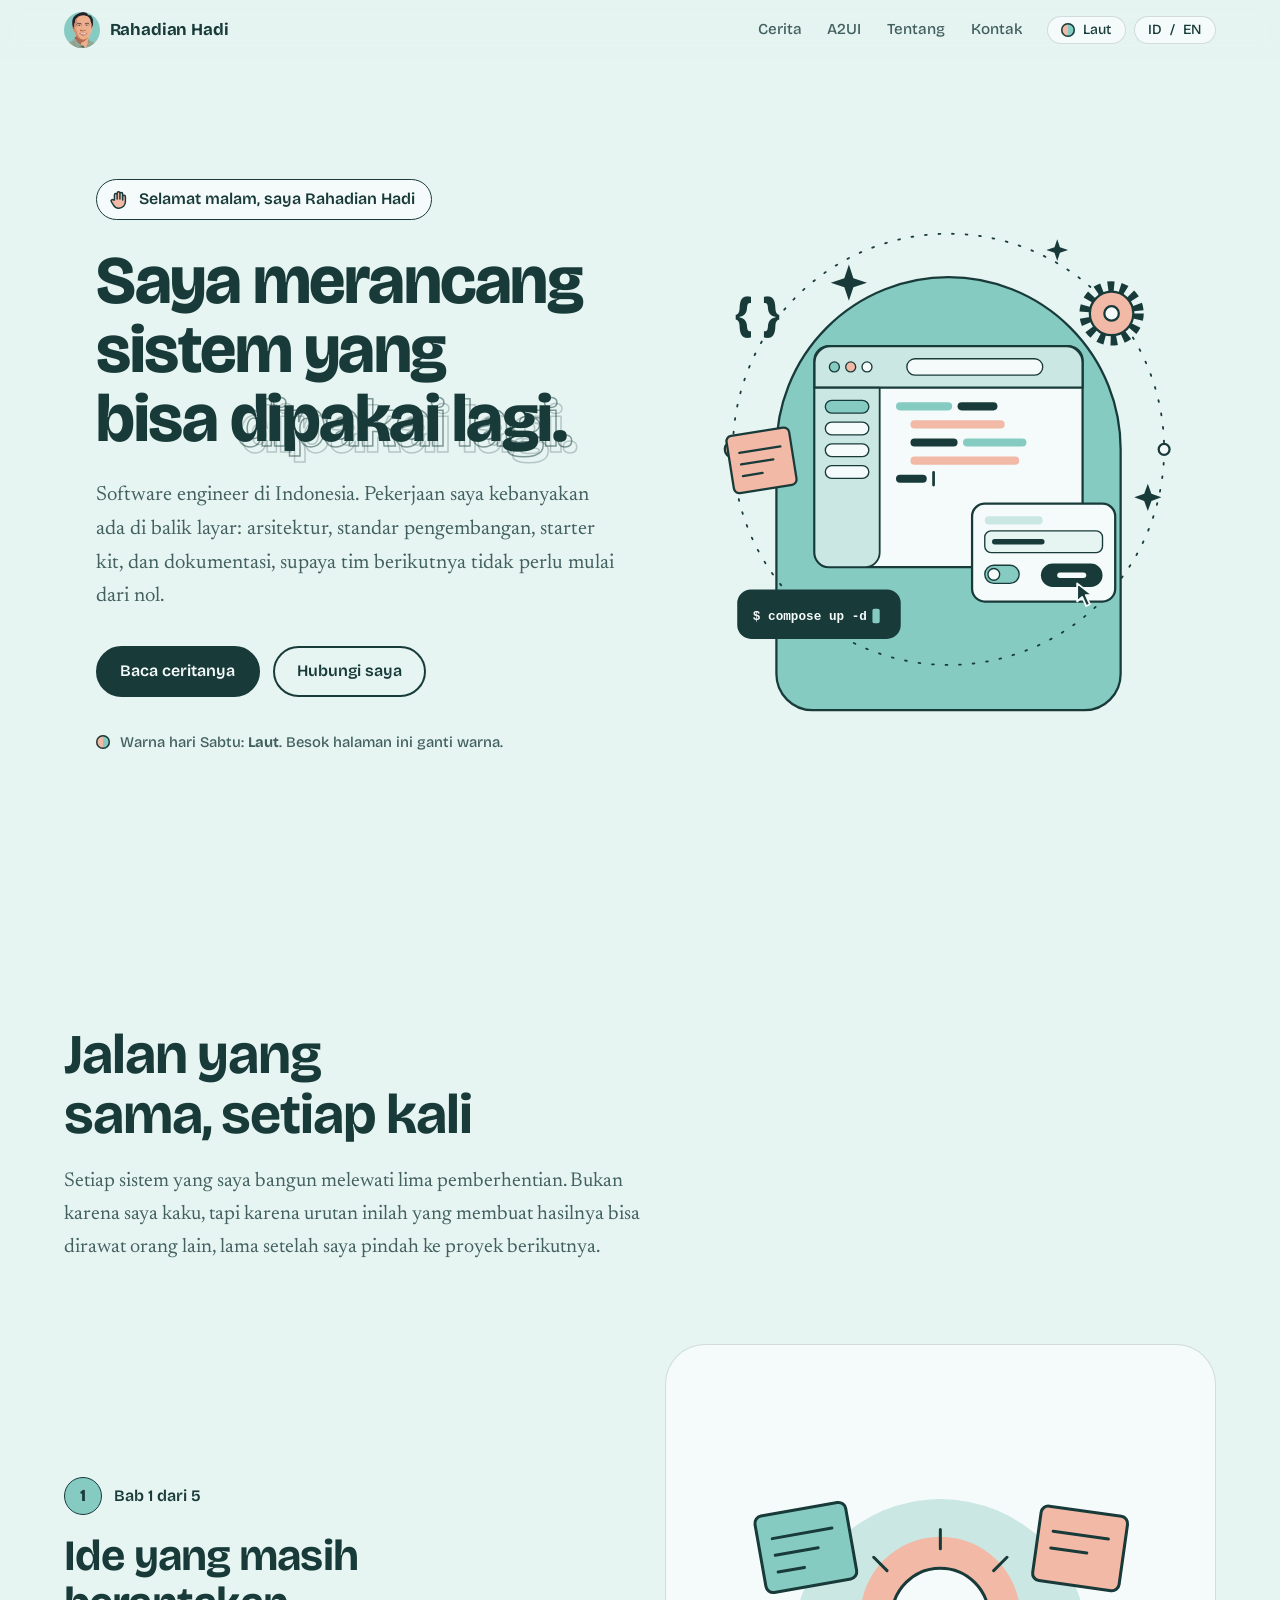
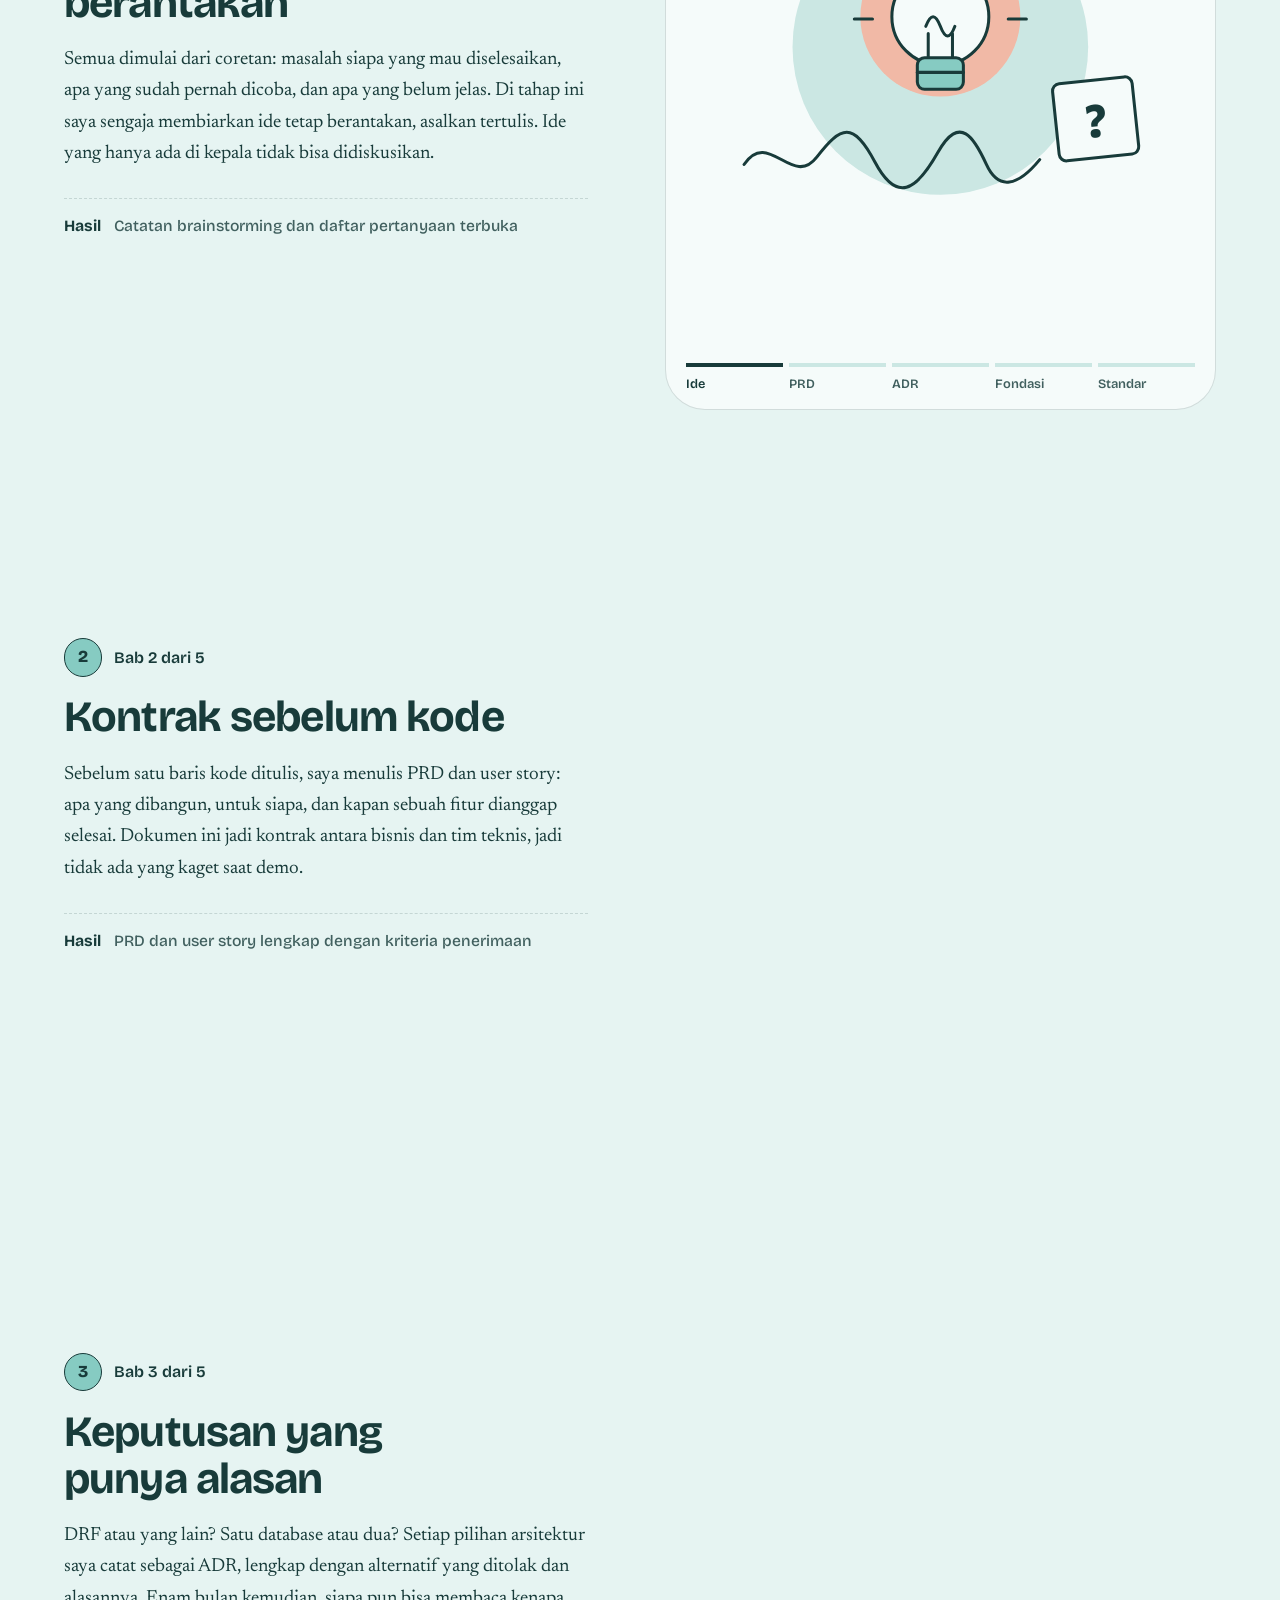
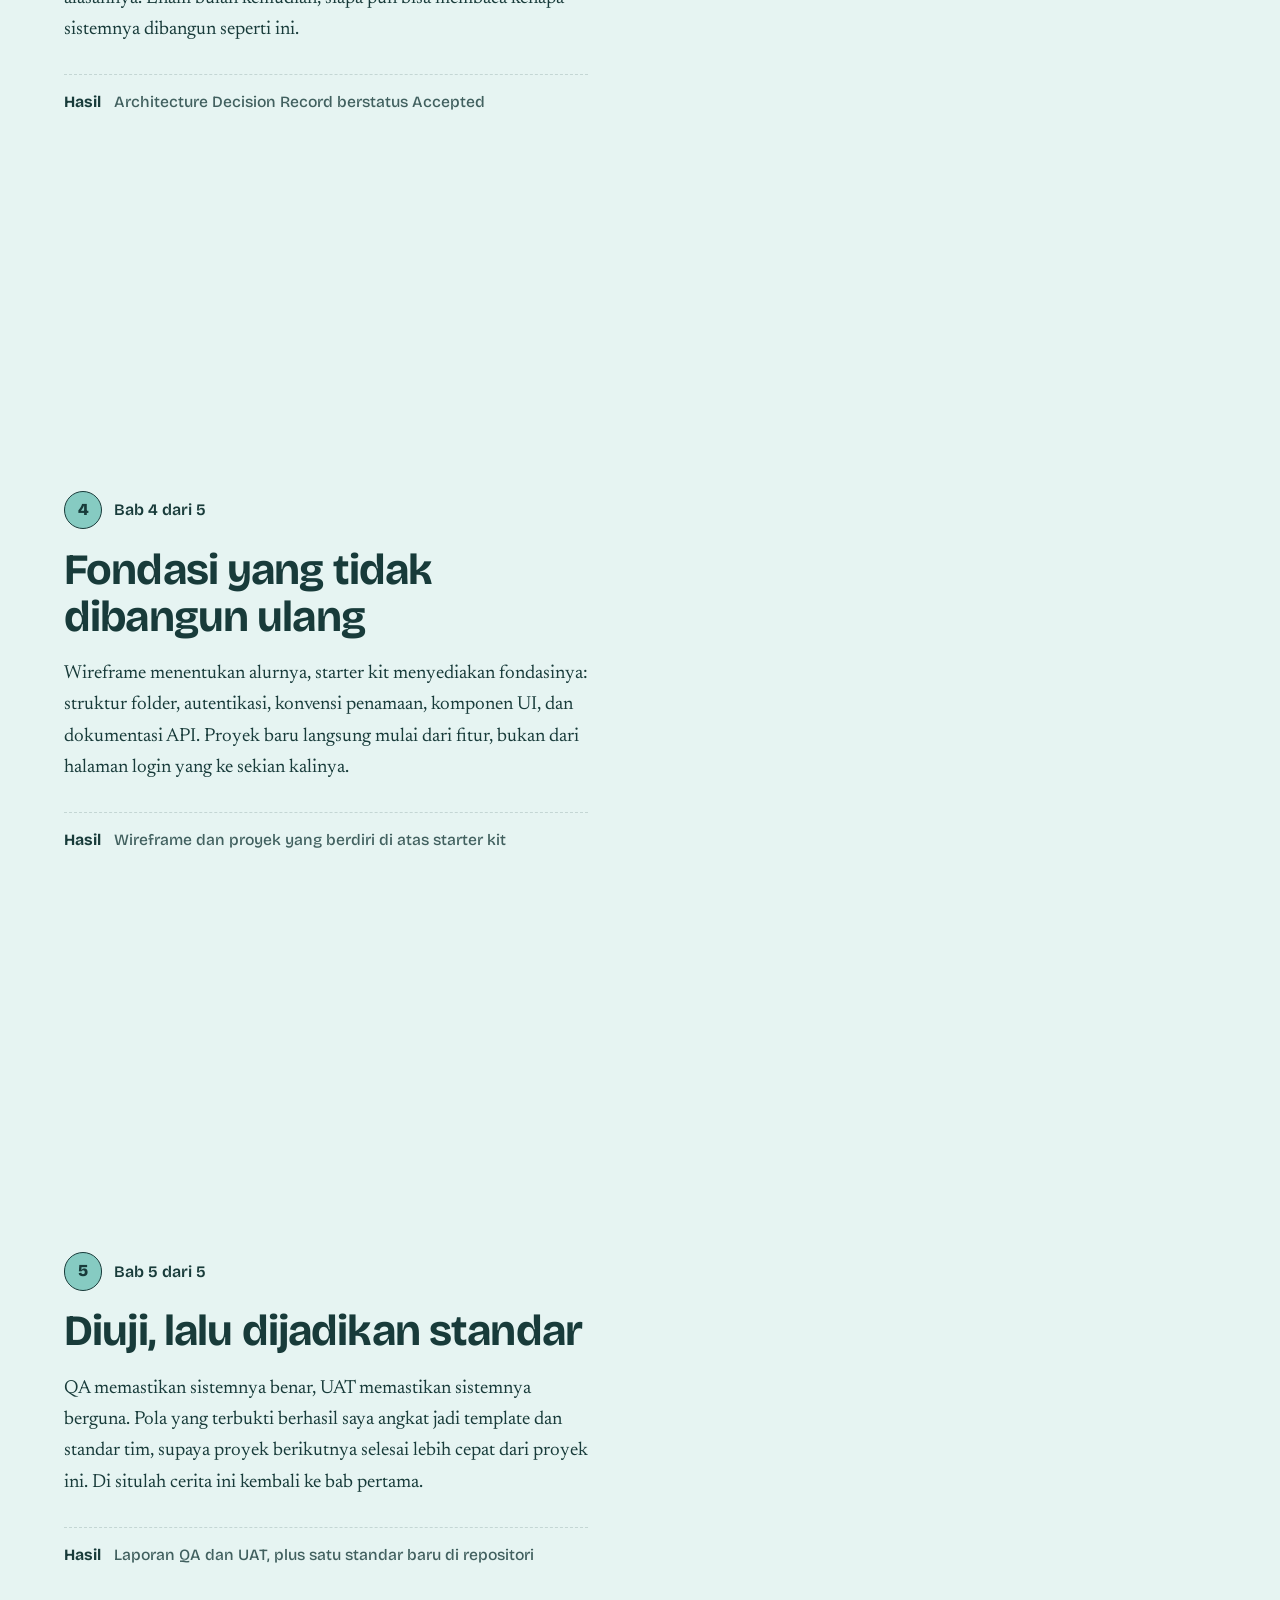
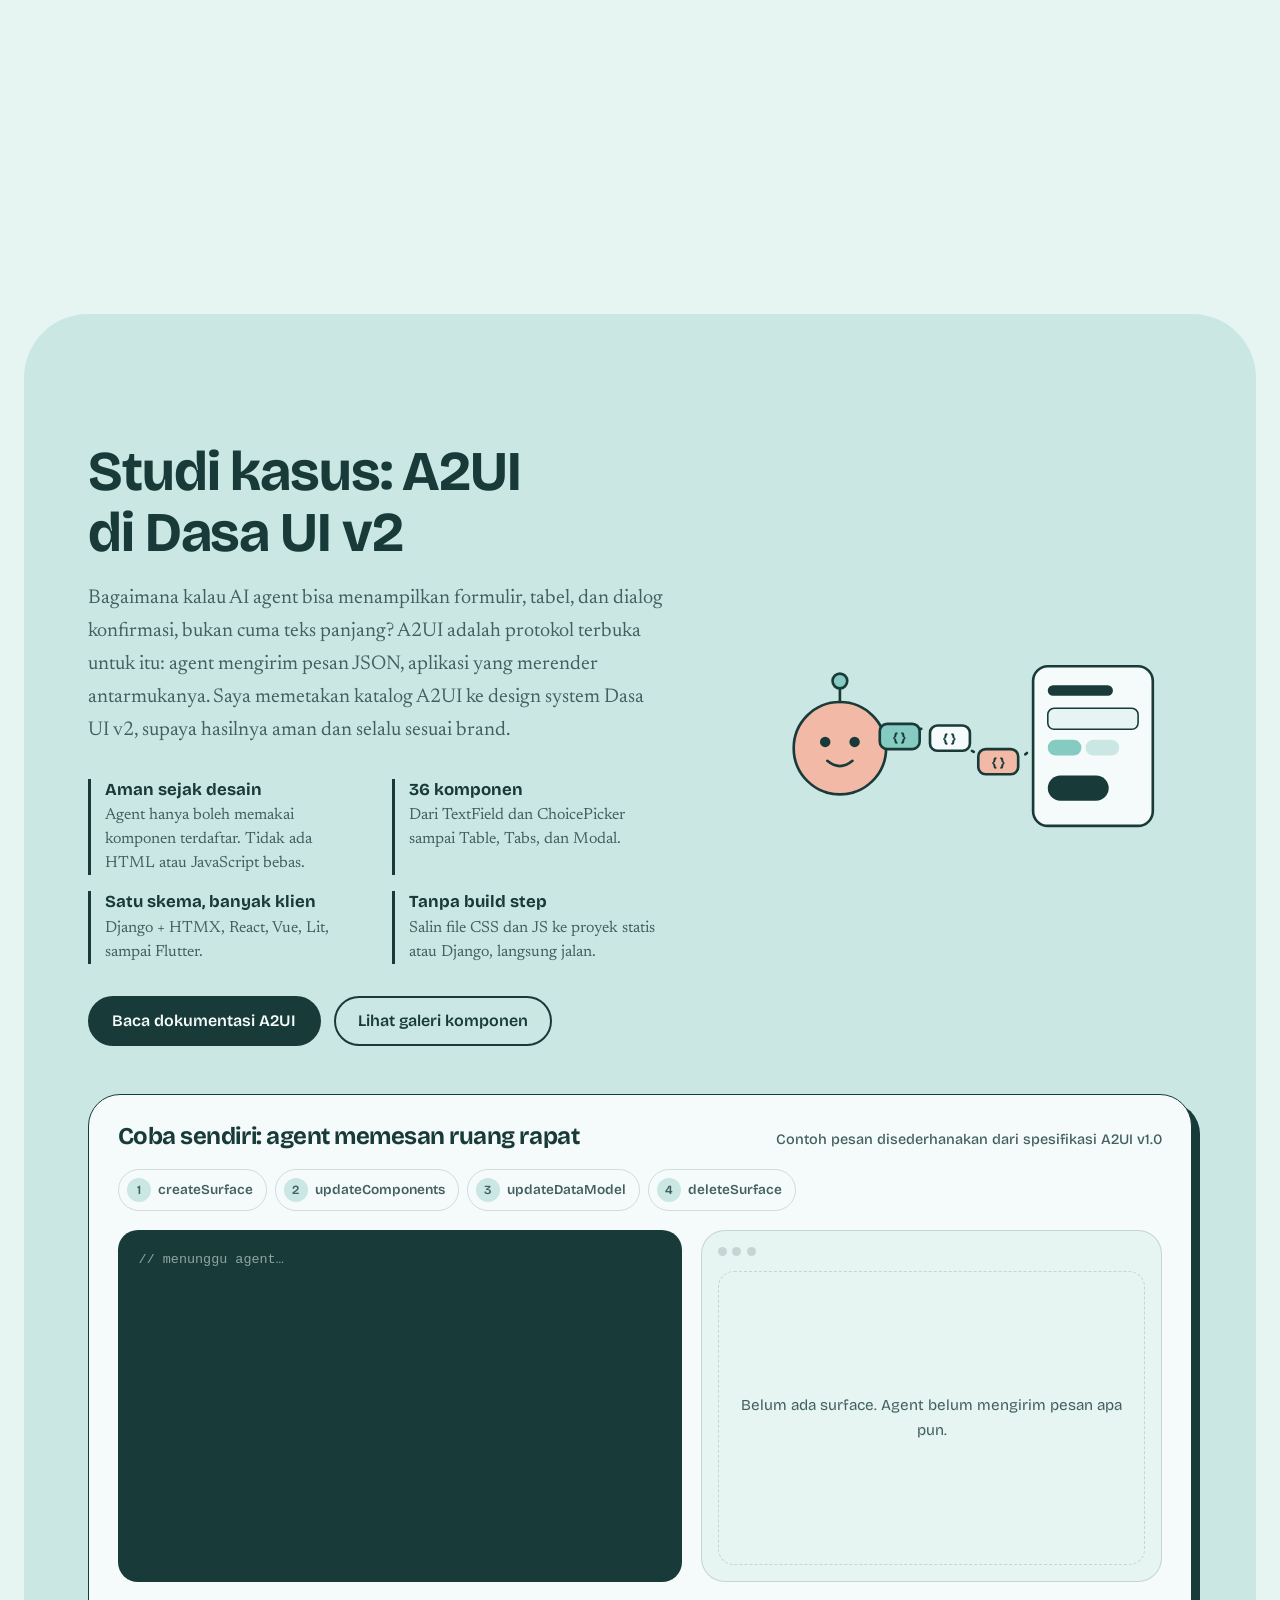
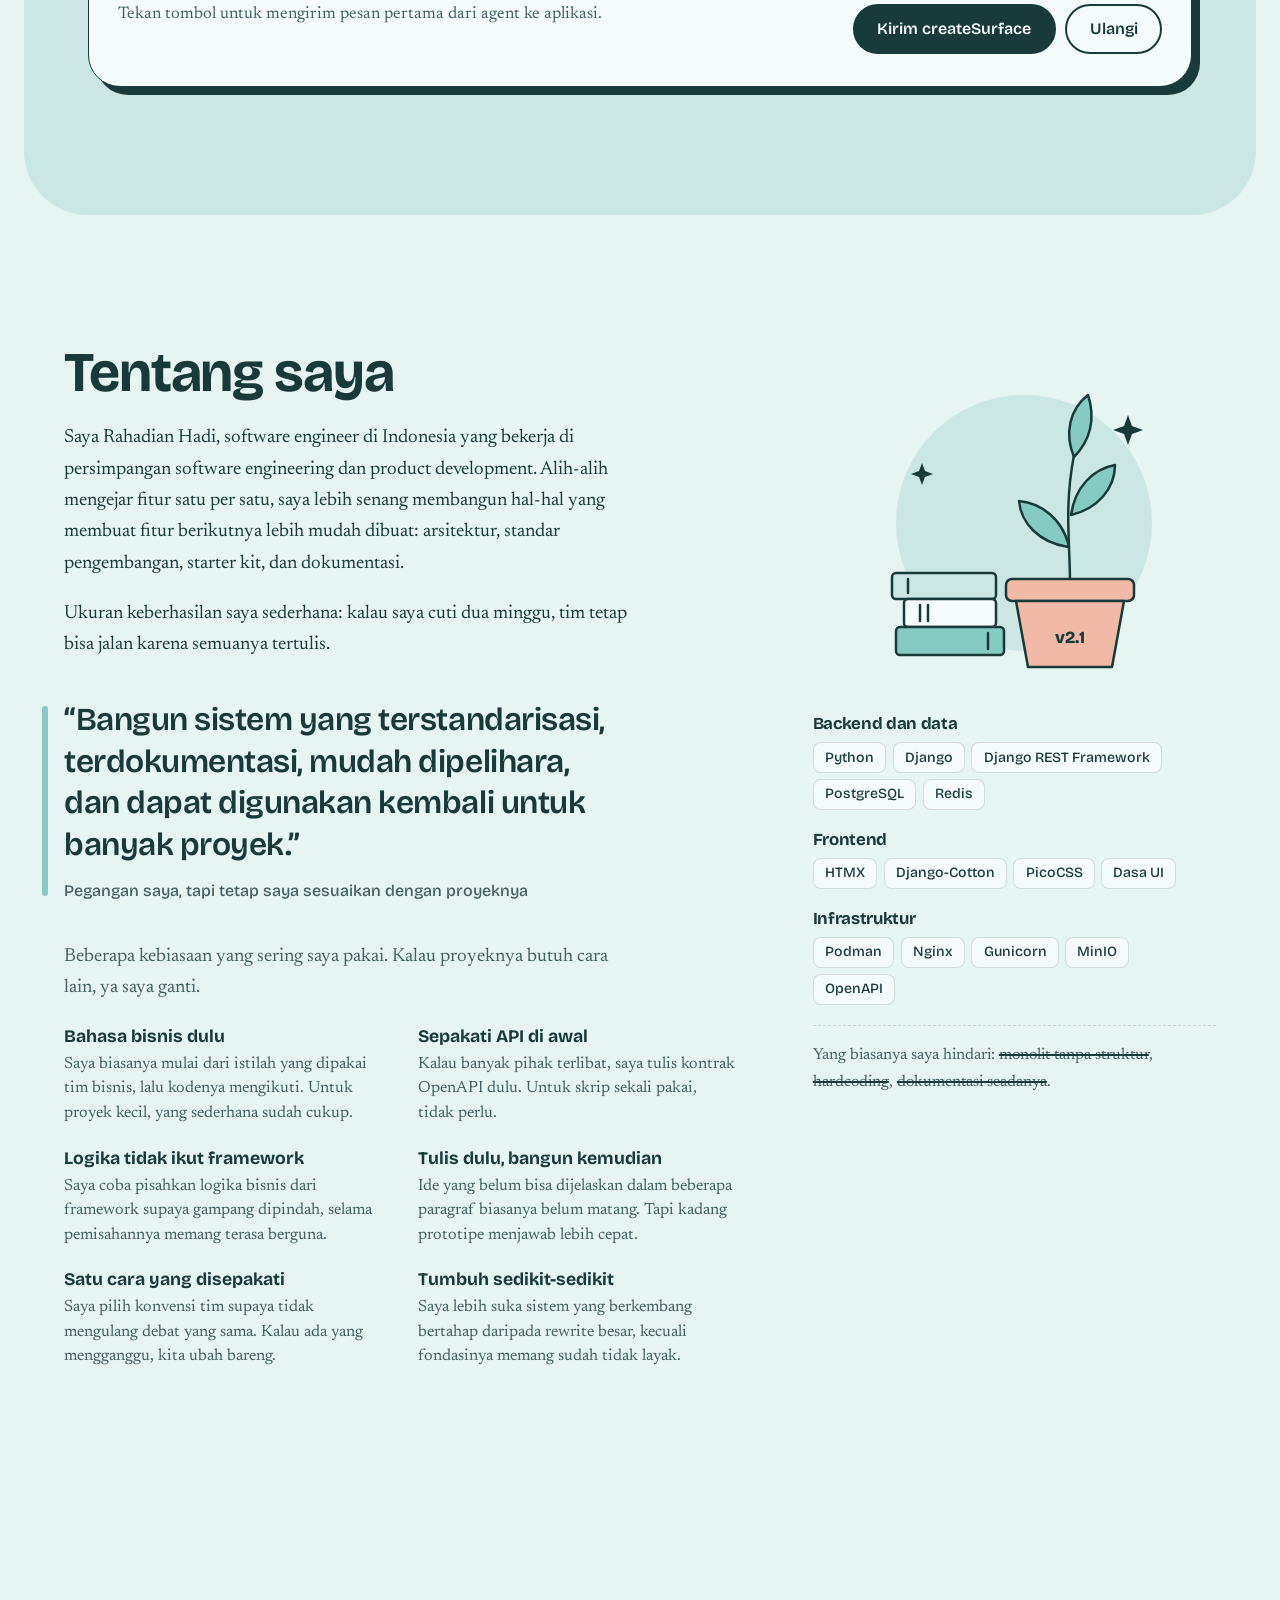
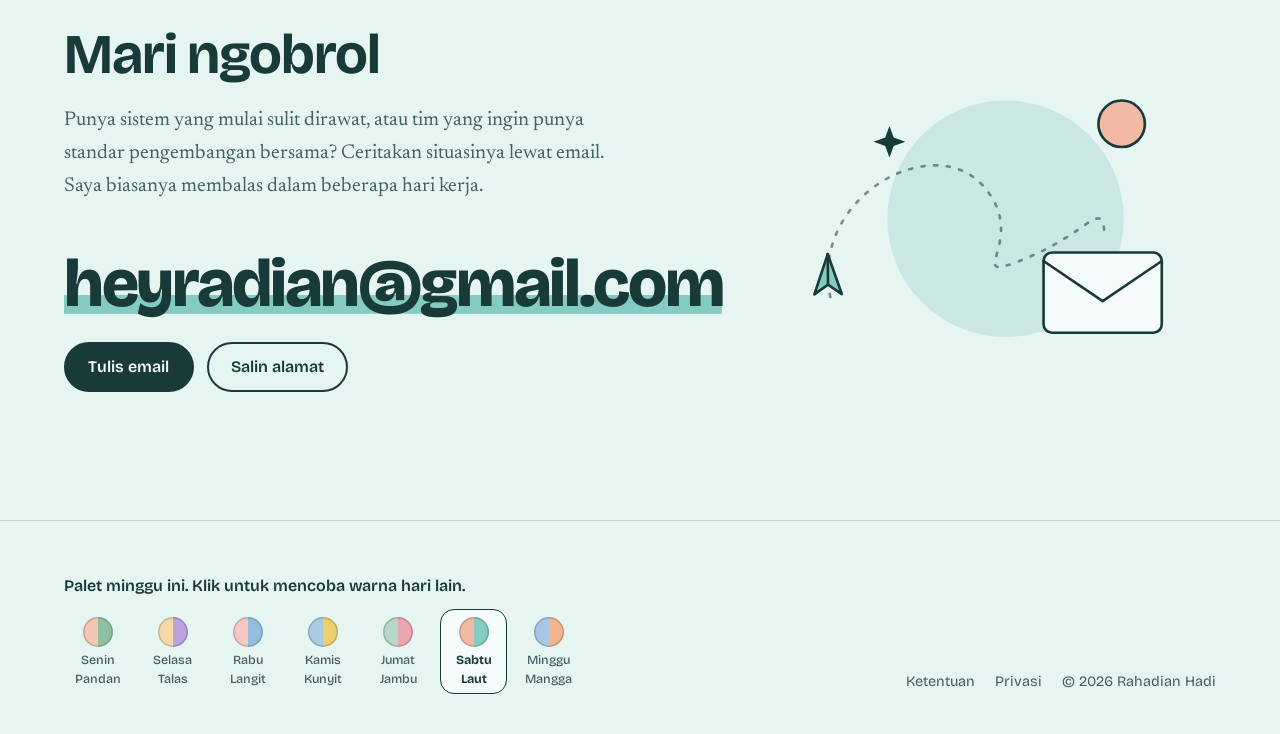
<file: index.html>
<!DOCTYPE html>
<html lang="id" data-lang="id">
<head>
  <meta charset="utf-8">
  <meta name="viewport" content="width=device-width, initial-scale=1">
  <title>Rahadian Hadi — Software Engineer & System Architect</title>
  <meta name="description" content="Rahadian Hadi, software engineer di Indonesia. Saya merancang arsitektur, standar pengembangan, starter kit, dan dokumentasi supaya sistem bisa dipakai ulang di banyak proyek.">
  <meta name="theme-color" content="#EEF5EC">
  <meta property="og:title" content="Rahadian Hadi — Software Engineer & System Architect">
  <meta property="og:description" content="Cerita tentang bagaimana sebuah ide menjadi sistem yang bisa dipakai lagi.">
  <meta property="og:image" content="https://radian.web.id/assets/portrait.png">
  <meta property="og:type" content="website">
  <link rel="icon" href="assets/favicon.svg" type="image/svg+xml">
  <link rel="preload" href="assets/fonts/bricolage-grotesque.woff2" as="font" type="font/woff2" crossorigin>
  <link rel="stylesheet" href="assets/rh.css">
  <script src="assets/rh-theme.js"></script>
  <style>
    /* ───────── HERO ───────── */
    .hero {
      max-width: 76rem; margin: 0 auto;
      min-height: calc(100svh - 64px);
      display: grid; grid-template-columns: minmax(0, 1.08fr) minmax(0, .92fr);
      gap: clamp(2rem, 5vw, 5rem); align-items: center;
      padding: clamp(2rem, 5vh, 4rem) var(--gutter) clamp(3rem, 8vh, 5rem);
    }
    .hello {
      display: inline-flex; align-items: center; gap: .55rem;
      font: 600 1rem/1 var(--display);
      background: var(--paper); border: 1.5px solid var(--ink);
      border-radius: 999px; padding: .55rem 1rem .55rem .7rem; margin-bottom: 1.6rem;
    }
    .hello svg { width: 22px; height: 22px; }
    .hello .hand { animation: wave 2.4s ease-in-out 1s 2; transform-origin: 70% 80%; }
    @keyframes wave { 0%,60%,100% { transform: rotate(0); } 10%,30% { transform: rotate(16deg); } 20%,40% { transform: rotate(-8deg); } }
    .hero-title {
      font-size: clamp(2.6rem, 5.3vw, 4.7rem);
      font-weight: 760; line-height: 1.02; letter-spacing: -.022em;
      font-variation-settings: "opsz" 96;
      margin-bottom: 1.6rem; max-width: 15ch;
    }
    /* the echo: one phrase, copied twice — reuse, made visible */
    .echo { position: relative; display: inline-block; isolation: isolate; white-space: nowrap; }
    .echo::before, .echo::after {
      content: attr(data-text); position: absolute; left: 0; top: 0; z-index: -1;
      color: transparent; -webkit-text-stroke: 1.5px var(--ink);
      pointer-events: none;
    }
    .echo::before { transform: translate(.08em, .08em); opacity: .5; animation: echo1 1.1s cubic-bezier(.2,.8,.2,1) .35s both; }
    .echo::after  { transform: translate(.16em, .16em); opacity: .24; animation: echo2 1.1s cubic-bezier(.2,.8,.2,1) .55s both; }
    @keyframes echo1 { from { transform: none; opacity: 0; } }
    @keyframes echo2 { from { transform: none; opacity: 0; } }
    .hero-lead { font-size: clamp(1.15rem, 1.6vw, 1.3rem); max-width: 33rem; color: var(--ink-2); margin-bottom: 2rem; }
    .hero-cta { display: flex; flex-wrap: wrap; gap: .8rem; margin-bottom: 2.2rem; }
    .hero-note { display: flex; align-items: center; gap: .6rem; font: 500 .92rem/1.4 var(--display); color: var(--ink-2); margin: 0; }
    .hero-note .swatch { flex: none; }

    .portrait-stage { position: relative; aspect-ratio: 520 / 560; width: 100%; max-width: 520px; justify-self: center; }
    .portrait-stage > svg { position: absolute; inset: 0; width: 100%; height: 100%; overflow: visible; }
    @keyframes ptr { 0%, 100% { transform: translate(34px, 30px); } 40%, 62% { transform: translate(0, 0); } 50% { transform: translate(1px, 2px) scale(.92); } }
    @keyframes knob { 0%, 35% { transform: translateX(0); } 50%, 100% { transform: translateX(16px); } }
    @keyframes press { 0%, 44%, 60%, 100% { transform: scale(1); } 50% { transform: scale(.94); } }
    .ptr { animation: ptr 5s ease-in-out infinite; }
    .knob { animation: knob 5s ease-in-out infinite; }
    .press { animation: press 5s ease-in-out infinite; }
    .orbit { animation: spin 60s linear infinite; }
    .gear { animation: spin 9s linear infinite; }
    .bob1 { animation: bob 5s ease-in-out infinite; }
    .bob2 { animation: bob 6.5s ease-in-out -2s infinite; }
    .tw1 { animation: twinkle 3s ease-in-out infinite; }
    .tw2 { animation: twinkle 3.6s ease-in-out -1.2s infinite; }
    .tw3 { animation: twinkle 4.2s ease-in-out -2.4s infinite; }

    /* ───────── SECTION SHELL ───────── */
    .section { padding: clamp(4.5rem, 11vw, 8rem) var(--gutter); }
    .wrap { max-width: 72rem; margin: 0 auto; }
    .section-title { font-size: clamp(2.2rem, 4.6vw, 3.5rem); margin-bottom: 1.2rem; max-width: 18ch; }
    .section-lead { max-width: var(--measure); color: var(--ink-2); font-size: 1.25rem; }

    /* ───────── STORY ───────── */
    .story { display: grid; grid-template-columns: minmax(0, 1fr) minmax(0, 1.05fr); gap: clamp(2rem, 6vw, 6rem); margin-top: 2rem; }
    .chapter { min-height: 82vh; display: flex; flex-direction: column; justify-content: center; padding: 3rem 0; max-width: 34rem; }
    .ch-num { display: flex; align-items: center; gap: .7rem; font: 600 1rem/1 var(--display); color: var(--ink-2); margin-bottom: 1.1rem; }
    .ch-num b { display: grid; place-items: center; width: 2.4rem; height: 2.4rem; border-radius: 50%; background: var(--acc); color: var(--ink); font-weight: 800; font-size: 1.05rem; border: 1.5px solid var(--ink); }
    .chapter h3 { font-size: clamp(1.9rem, 3.4vw, 2.7rem); margin-bottom: 1.1rem; }
    .chapter p { color: var(--ink); }
    .ch-out { display: grid; grid-template-columns: auto 1fr; gap: .2rem .8rem; margin-top: .6rem; padding-top: 1rem; border-top: 1.5px dashed var(--line); font: 500 .98rem/1.45 var(--display); color: var(--ink-2); }
    .ch-out dt { font-weight: 700; color: var(--ink); }
    .ch-out dd { margin: 0; }

    .stage { position: sticky; top: 13vh; height: 74vh; align-self: start; margin-top: 3rem; background: var(--paper); border: 1.5px solid var(--line); border-radius: 40px; overflow: hidden; }
    .stage figure { position: absolute; inset: 0 0 4.5rem; margin: 0; display: grid; place-items: center; padding: 2rem; opacity: 0; transform: scale(.94) translateY(12px); transition: opacity .5s ease, transform .6s cubic-bezier(.2,.8,.2,1); }
    .stage figure.is-active { opacity: 1; transform: none; }
    .stage figure svg { width: 100%; max-width: 520px; height: auto; max-height: 100%; }
    .stage-steps { position: absolute; left: 1.25rem; right: 1.25rem; bottom: 1.1rem; display: flex; gap: .4rem; list-style: none; margin: 0; padding: 0; }
    .stage-steps li { flex: 1; }
    .stage-steps a { display: block; text-decoration: none; font: 600 .8rem/1.2 var(--display); color: var(--ink-2); padding-top: .55rem; border-top: 4px solid var(--soft); transition: border-color .3s, color .3s; }
    .stage-steps a.is-active { border-top-color: var(--ink); color: var(--ink); }
    .stage-steps a.is-done { border-top-color: var(--acc); }
    .ch-fig { margin: 0 0 1.8rem; background: var(--paper); border: 1.5px solid var(--line); border-radius: 28px; padding: 1.2rem; }
    .ch-fig svg { width: 100%; height: auto; }
    [data-anim]:not(.live) * { animation-play-state: paused !important; }

    /* chapter illustration motion */
    .glow { animation: glow 2.6s ease-in-out infinite; }
    @keyframes glow { 0%,100% { opacity: .35; transform: scale(.92); } 50% { opacity: .85; transform: scale(1.08); } }
    .draw { stroke-dasharray: var(--len); animation: draw var(--dur, 4s) ease-in-out var(--delay, 0s) infinite backwards; }
    @keyframes draw { 0% { stroke-dashoffset: var(--len); } 45%, 100% { stroke-dashoffset: 0; } }
    .grow { transform-box: fill-box; transform-origin: left center; animation: grow 5s cubic-bezier(.3,.7,.3,1) var(--delay, 0s) infinite backwards; }
    @keyframes grow { 0% { transform: scaleX(0); } 22%, 100% { transform: scaleX(1); } }
    .pen { animation: pen 1.4s ease-in-out infinite; }
    @keyframes pen { 0%,100% { transform: translate(0,0) rotate(0); } 50% { transform: translate(-10px,4px) rotate(-4deg); } }
    .stamp { transform-box: fill-box; transform-origin: center; animation: stamp 4.5s cubic-bezier(.3,1.4,.5,1) infinite; }
    @keyframes stamp { 0%, 30% { transform: scale(1.9); opacity: 0; } 42% { transform: scale(.94); opacity: 1; } 48%, 100% { transform: scale(1); opacity: 1; } }
    .drop { animation: drop 6s cubic-bezier(.3,1.3,.5,1) var(--delay, 0s) infinite backwards; }
    @keyframes drop { 0%, 4% { transform: translateY(-130px); opacity: 0; } 12% { opacity: 1; } 24%, 100% { transform: none; opacity: 1; } }
    .spread { animation: spread 5.5s cubic-bezier(.3,1.2,.5,1) var(--delay, 0s) infinite backwards; }
    @keyframes spread { 0%, 12% { transform: translate(var(--dx, 0), var(--dy, 0)) scale(.6); opacity: 0; } 34%, 100% { transform: none; opacity: 1; } }
    .blink { animation: blink 1.6s steps(1) infinite; }
    @keyframes blink { 50% { opacity: 0; } }

    /* ───────── A2UI ───────── */
    .a2ui { background: var(--soft); border-radius: clamp(28px, 5vw, 64px); margin: 0 clamp(.5rem, 2vw, 1.5rem); }
    .a2ui-head { display: grid; grid-template-columns: minmax(0, 1.15fr) minmax(0, .85fr); gap: 3rem; align-items: center; margin-bottom: 3rem; }
    .a2ui-head svg { width: 100%; max-width: 420px; justify-self: center; }
    .facts { display: grid; grid-template-columns: repeat(2, minmax(0, 1fr)); gap: 1rem 2rem; margin: 2rem 0 0; max-width: 36rem; }
    .facts div { border-left: 3px solid var(--ink); padding-left: .9rem; }
    .facts dt { font: 700 1.05rem/1.25 var(--display); }
    .facts dd { margin: .2rem 0 0; font-size: 1rem; line-height: 1.5; color: var(--ink-2); }
    .links { display: flex; flex-wrap: wrap; gap: .8rem; margin-top: 2rem; }

    .pg { background: var(--paper); border: 1.5px solid var(--ink); border-radius: 32px; padding: clamp(1rem, 2.5vw, 1.8rem); box-shadow: 8px 8px 0 var(--ink); }
    .pg-top { display: flex; flex-wrap: wrap; justify-content: space-between; align-items: baseline; gap: .5rem 1.5rem; margin-bottom: 1.2rem; }
    .pg-top h3 { font-size: 1.5rem; }
    .pg-top p { margin: 0; font: 500 .9rem/1.4 var(--display); color: var(--ink-2); }
    .pg-steps { display: flex; gap: .5rem; list-style: none; margin: 0 0 1.2rem; padding: 0; counter-reset: s; flex-wrap: wrap; }
    .pg-steps li { counter-increment: s; display: flex; align-items: center; gap: .45rem; font: 600 .85rem/1 var(--display); padding: .5rem .8rem .5rem .5rem; border-radius: 999px; border: 1.5px solid var(--line); color: var(--ink-2); transition: all .3s; }
    .pg-steps li::before { content: counter(s); display: grid; place-items: center; width: 1.5rem; height: 1.5rem; border-radius: 50%; background: var(--soft); font-size: .78rem; }
    .pg-steps li.is-done { border-color: var(--acc); color: var(--ink); }
    .pg-steps li.is-done::before { background: var(--acc); }
    .pg-steps li.is-current { border-color: var(--ink); color: var(--ink); background: var(--bg); }
    .pg-steps li.is-current::before { background: var(--ink); color: var(--paper); }
    .pg-body { display: grid; grid-template-columns: minmax(0, 1.1fr) minmax(0, .9fr); gap: 1.2rem; }
    .pg-code { margin: 0; background: var(--ink); color: var(--paper); border-radius: 20px; padding: 1.2rem 1.3rem; font: 400 .84rem/1.6 ui-monospace, 'Cascadia Code', 'SF Mono', Consolas, monospace; overflow: auto; min-height: 22rem; max-height: 26rem; white-space: pre; tab-size: 2; }
    .pg-code .tk { color: var(--acc); } .pg-code .ts { color: var(--acc2); } .pg-code .tp { opacity: .55; }
    .pg-code.flash { animation: codeIn .45s ease both; }
    @keyframes codeIn { from { opacity: .2; transform: translateY(6px); } }
    .device { background: var(--bg); border: 1.5px solid var(--line); border-radius: 24px; padding: 1rem; display: flex; flex-direction: column; min-height: 22rem; }
    .device-bar { display: flex; gap: .35rem; margin-bottom: .9rem; } .device-bar i { width: 9px; height: 9px; border-radius: 50%; background: var(--line); }
    .surface { flex: 1; display: flex; flex-direction: column; gap: .8rem; font-family: var(--display); }
    .surface.is-empty { align-items: center; justify-content: center; text-align: center; color: var(--ink-2); font-size: .95rem; padding: 1rem; border: 1.5px dashed var(--line); border-radius: 16px; }
    .ui-in { animation: uiIn .5s cubic-bezier(.2,.9,.3,1.2) both; }
    @keyframes uiIn { from { opacity: 0; transform: translateY(8px) scale(.97); } }
    .ui-title { font-weight: 700; font-size: 1.2rem; }
    .ui-field { display: grid; gap: .3rem; font-size: .82rem; font-weight: 600; color: var(--ink-2); }
    .ui-input { font: 500 .95rem/1.2 var(--display); color: var(--ink); background: var(--paper); border: 1.5px solid var(--line); border-radius: 10px; padding: .6rem .7rem; min-height: 2.6rem; width: 100%; min-width: 0; transition: border-color .2s, background-color .4s; }
    .ui-input:hover { border-color: color-mix(in srgb, var(--ink) 40%, transparent); }
    .ui-input:focus-visible { outline: 3px solid var(--ink); outline-offset: 2px; border-color: var(--ink); }
    .ui-input::placeholder { color: color-mix(in srgb, var(--ink) 50%, transparent); }
    .ui-input.changed { animation: changed 1.2s ease; }
    @keyframes changed { 0% { background: var(--acc2); } 100% { background: var(--paper); } }
    .ui-group { display: grid; gap: .8rem; }
    .ui-chips { display: flex; gap: .4rem; flex-wrap: wrap; }
    .ui-chip { cursor: pointer; border: 1.5px solid var(--line); border-radius: 999px; padding: .45rem .85rem; font: 600 .85rem/1 var(--display); background: var(--paper); color: var(--ink); transition: background-color .2s, color .2s, border-color .2s; }
    .ui-chip:hover { border-color: var(--ink); }
    .ui-chip.on { background: var(--ink); color: var(--paper); border-color: var(--ink); }
    .ui-btn { align-self: flex-start; justify-self: start; cursor: pointer; background: var(--acc); color: var(--ink); border: 1.5px solid var(--ink); border-radius: 999px; padding: .65rem 1.15rem; font: 700 .9rem/1 var(--display); transition: transform .15s; }
    .ui-btn:hover { transform: translateY(-1px); } .ui-btn:active { transform: scale(.97); }
    .ui-status { margin: 0; font: 500 .88rem/1.45 var(--display); color: var(--ink-2); border-left: 3px solid var(--acc); padding-left: .7rem; }
    .ui-status:empty { display: none; }
    .ui-status.is-error { border-left-color: var(--ink); color: var(--ink); font-weight: 600; }
    .ui-chips { display: flex; gap: .4rem; flex-wrap: wrap; }
    .pg-foot { display: flex; flex-wrap: wrap; align-items: center; gap: 1rem 1.5rem; margin-top: 1.2rem; }
    .pg-caption { flex: 1 1 20rem; margin: 0; font-size: 1.05rem; color: var(--ink-2); min-height: 3.3em; }
    .pg-actions { display: flex; gap: .6rem; }

    /* ───────── ABOUT ───────── */
    .about-grid { display: grid; grid-template-columns: minmax(0, 1.25fr) minmax(0, .75fr); gap: clamp(2rem, 6vw, 6rem); align-items: start; }
    .about-text p { max-width: var(--measure); }
    .creed { margin: 2.4rem 0; padding: 0; font: 600 clamp(1.45rem, 2.6vw, 2rem)/1.3 var(--display); letter-spacing: -.015em; max-width: 30ch; position: relative; }
    .creed::before { content: ""; position: absolute; left: -1.4rem; top: .2em; bottom: .2em; width: 6px; border-radius: 3px; background: var(--acc); }
    .creed footer { margin-top: .9rem; font: 500 1rem/1.4 var(--display); color: var(--ink-2); letter-spacing: 0; }
    .habits-intro { margin: 2.4rem 0 0; color: var(--ink-2); }
    .principles { display: grid; grid-template-columns: repeat(2, minmax(0, 1fr)); gap: 1.4rem 2.2rem; margin: 1.4rem 0 0; }
    .principles dt { font: 700 1.1rem/1.25 var(--display); margin-bottom: .25rem; }
    .principles dd { margin: 0; font-size: 1.02rem; line-height: 1.5; color: var(--ink-2); }
    .about-side { position: sticky; top: 6rem; display: grid; gap: 2rem; }
    .about-side svg { width: 100%; max-width: 300px; justify-self: center; }
    .stack h3 { font-size: 1.05rem; margin: 0 0 .6rem; }
    .stack ul { display: flex; flex-wrap: wrap; gap: .4rem; list-style: none; margin: 0 0 1.3rem; padding: 0; }
    .stack li { font: 500 .88rem/1 var(--display); padding: .45rem .7rem; border-radius: 8px; background: var(--paper); border: 1.5px solid var(--line); }
    .avoid { font-size: 1rem; color: var(--ink-2); border-top: 1.5px dashed var(--line); padding-top: 1rem; }
    .avoid s { text-decoration-thickness: 2px; text-decoration-color: var(--ink); }
    .leaf { transform-box: fill-box; animation: sway 4s ease-in-out infinite; }
    .leaf.l { transform-origin: right bottom; } .leaf.r { transform-origin: left bottom; }

    /* ───────── CONTACT ───────── */
    .contact { display: grid; grid-template-columns: minmax(0, 1.2fr) minmax(0, .8fr); gap: 3rem; align-items: center; }
    .mail { display: inline-block; font: 800 clamp(1.9rem, 5.6vw, 4.2rem)/1.05 var(--display); letter-spacing: -.035em; text-decoration: none; margin: 1.6rem 0 1.4rem; word-break: break-word; background-image: linear-gradient(var(--acc), var(--acc)); background-size: 100% .28em; background-position: 0 88%; background-repeat: no-repeat; transition: background-size .3s; }
    .mail:hover { background-size: 100% .5em; }
    .contact-actions { display: flex; flex-wrap: wrap; gap: .8rem; align-items: center; }
    .copied { font: 600 .95rem/1 var(--display); color: var(--ink-2); }
    .contact svg { width: 100%; max-width: 380px; justify-self: center; }

    /* ───────── RESPONSIVE ───────── */
    @media (max-width: 900px) {
      .hero { grid-template-columns: 1fr; min-height: 0; padding-top: 1.5rem; }
      .portrait-stage { order: -1; max-width: 340px; }
      .hero-title { max-width: none; }
      .story { grid-template-columns: 1fr; }
      .chapter { min-height: 0; padding: 2.2rem 0; max-width: none; }
      .stage { position: static; height: auto; background: none; border: 0; margin: 0; }
      .stage figure { position: static; opacity: 1; transform: none; padding: 0; }
      .stage-steps { display: none; }
      .stage.moved { display: none; }
      .a2ui-head, .about-grid, .contact { grid-template-columns: 1fr; }
      .a2ui-head svg { max-width: 320px; }
      .pg-body { grid-template-columns: 1fr; }
      .pg-code { min-height: 0; max-height: 18rem; font-size: .78rem; }
      .device { min-height: 18rem; }
      .about-side { position: static; }
      .contact svg { max-width: 300px; }
    }
    @media (max-width: 560px) {
      .facts, .principles { grid-template-columns: 1fr; }
      .pg { box-shadow: 5px 5px 0 var(--ink); }
      .pg-steps { display: grid; grid-template-columns: 1fr 1fr; }
      .pg-steps li { font-size: .74rem; padding: .4rem .5rem .4rem .4rem; gap: .35rem; }
      .pg-steps li::before { width: 1.3rem; height: 1.3rem; flex: none; }
      .creed::before { left: -.9rem; }
      .creed { padding-left: .2rem; }
    }
  </style>
</head>
<body>
<a class="skip" href="#main"><span data-l="id">Langsung ke konten</span><span data-l="en">Skip to content</span></a>

<header class="nav">
  <a class="brand" href="#top"><img src="assets/portrait-sm.webp" alt="" width="36" height="36">Rahadian Hadi</a>
  <nav aria-label="Utama">
    <ul class="nav-links">
      <li><a href="#cerita"><span data-l="id">Cerita</span><span data-l="en">Story</span></a></li>
      <li><a href="#a2ui">A2UI</a></li>
      <li><a href="#tentang"><span data-l="id">Tentang</span><span data-l="en">About</span></a></li>
      <li><a href="#kontak"><span data-l="id">Kontak</span><span data-l="en">Contact</span></a></li>
    </ul>
  </nav>
  <div class="nav-tools">
    <button class="chip-btn" type="button" data-palette-next><span class="swatch" aria-hidden="true"></span><span class="pal-name" data-pal-name>Pandan</span></button>
    <button class="chip-btn" type="button" data-lang-toggle><span class="cur">ID</span><span aria-hidden="true">/</span><span data-l="id">EN</span><span data-l="en">ID</span></button>
  </div>
</header>

<main id="main">
<!-- ═══════════ HERO ═══════════ -->
<section class="hero" id="top" data-anim>
  <div>
    <p class="hello">
      <svg viewBox="0 0 24 24" aria-hidden="true"><g class="hand"><path class="f-acc2 s" style="stroke-width:1.6" d="M7 13V7.5a1.5 1.5 0 0 1 3 0V12V5.5a1.5 1.5 0 0 1 3 0V12V6.5a1.5 1.5 0 0 1 3 0V13v-3.5a1.5 1.5 0 0 1 3 0V15a7 7 0 0 1-7 7h-.5A6.5 6.5 0 0 1 6 18.6L3.6 14.8a1.4 1.4 0 0 1 2.3-1.6z"/></g></svg>
      <span><span data-greet>Halo</span><span data-l="id">, saya Rahadian Hadi</span><span data-l="en">, I'm Rahadian Hadi</span></span>
    </p>
    <h1 class="hero-title">
      <span data-l="id">Saya merancang sistem yang bisa <span class="echo" data-text="dipakai lagi.">dipakai lagi.</span></span>
      <span data-l="en">I design systems that get <span class="echo" data-text="used again.">used again.</span></span>
    </h1>
    <p class="hero-lead" data-l="id">Software engineer di Indonesia. Pekerjaan saya kebanyakan ada di balik layar: arsitektur, standar pengembangan, starter kit, dan dokumentasi, supaya tim berikutnya tidak perlu mulai dari nol.</p>
    <p class="hero-lead" data-l="en">Software engineer based in Indonesia. Most of my work happens behind the scenes: architecture, development standards, starter kits, and documentation, so the next team never has to start from zero.</p>
    <div class="hero-cta">
      <a class="btn" href="#cerita"><span data-l="id">Baca ceritanya</span><span data-l="en">Read the story</span></a>
      <a class="btn btn--ghost" href="#kontak"><span data-l="id">Hubungi saya</span><span data-l="en">Get in touch</span></a>
    </div>
    <p class="hero-note"><span class="swatch" data-today-swatch aria-hidden="true"></span>
      <span data-l="id">Warna hari <span data-today-day>Senin</span>: <b data-today-name>Pandan</b>. Besok halaman ini ganti warna.</span>
      <span data-l="en">Colour for <span data-today-day>Monday</span>: <b data-today-name>Pandan</b>. Tomorrow this page changes colour.</span>
    </p>
  </div>

  <div class="portrait-stage">
    <svg viewBox="0 0 520 560" role="img" aria-label="Ilustrasi jendela aplikasi dengan editor kode, komponen formulir, dan terminal">
      <path class="f-acc s" d="M70 510V262a190 190 0 0 1 380 0v248a40 40 0 0 1-40 40H110a40 40 0 0 1-40-40z"/>
      <g class="orbit tb"><circle class="s nf" cx="260" cy="262" r="238" stroke-dasharray="2 13" style="stroke-width:2"/><circle class="f-acc2 s" cx="22" cy="262" r="9"/><circle class="f-paper s" cx="498" cy="262" r="6"/></g>
      <g class="bob1"><g transform="translate(440 112)"><g class="gear tb"><circle class="nf" r="30" style="stroke:var(--ink);stroke-width:11" stroke-dasharray="7 6.7"/><circle class="f-acc2 s" r="24"/><circle class="f-paper s" r="8"/></g></g></g>

      <!-- app window -->
      <rect class="f-paper s" x="112" y="148" width="296" height="244" rx="16"/>
      <path class="f-soft s" d="M112 166a18 18 0 0 1 18-18h260a18 18 0 0 1 18 18v28H112z"/>
      <circle class="f-acc s" cx="134" cy="171" r="5.5" style="stroke-width:1.5"/><circle class="f-acc2 s" cx="152" cy="171" r="5.5" style="stroke-width:1.5"/><circle class="f-paper s" cx="170" cy="171" r="5.5" style="stroke-width:1.5"/>
      <rect class="f-paper s" x="214" y="162" width="150" height="18" rx="9" style="stroke-width:1.5"/>
      <path class="f-soft s" d="M112 194h72v182a16 16 0 0 1-16 16h-40a16 16 0 0 1-16-16z" style="stroke-width:2"/>
      <rect class="f-acc s" x="124" y="208" width="48" height="14" rx="7" style="stroke-width:1.5"/>
      <rect class="f-paper s" x="124" y="232" width="48" height="14" rx="7" style="stroke-width:1.5"/>
      <rect class="f-paper s" x="124" y="256" width="48" height="14" rx="7" style="stroke-width:1.5"/>
      <rect class="f-paper s" x="124" y="280" width="48" height="14" rx="7" style="stroke-width:1.5"/>
      <!-- code being written -->
      <rect class="f-acc grow" style="--delay:.3s" x="202" y="210" width="62" height="9" rx="4.5"/>
      <rect class="f-ink grow" style="--delay:.5s" x="270" y="210" width="44" height="9" rx="4.5"/>
      <rect class="f-acc2 grow" style="--delay:.9s" x="218" y="230" width="104" height="9" rx="4.5"/>
      <rect class="f-ink grow" style="--delay:1.2s" x="218" y="250" width="52" height="9" rx="4.5"/>
      <rect class="f-acc grow" style="--delay:1.4s" x="276" y="250" width="70" height="9" rx="4.5"/>
      <rect class="f-acc2 grow" style="--delay:1.8s" x="218" y="270" width="120" height="9" rx="4.5"/>
      <rect class="f-ink grow" style="--delay:2.1s" x="202" y="290" width="34" height="9" rx="4.5"/>
      <rect class="f-ink blink" x="242" y="286" width="3" height="17" rx="1.5"/>

      <!-- a form component popping out of the window -->
      <g class="bob1"><g transform="translate(286 322)">
        <rect class="f-paper s" width="158" height="108" rx="14"/>
        <rect class="f-soft" x="14" y="14" width="64" height="9" rx="4.5"/>
        <rect class="f-bg s" x="14" y="30" width="130" height="24" rx="7" style="stroke-width:1.5"/>
        <rect class="f-ink grow" style="--delay:.6s" x="22" y="39" width="58" height="6" rx="3"/>
        <rect class="f-acc s" x="14" y="68" width="38" height="20" rx="10" style="stroke-width:1.5"/>
        <circle class="f-paper s knob" cx="24" cy="78" r="6.5" style="stroke-width:1.5"/>
        <g class="press tb"><rect class="f-ink" x="76" y="66" width="68" height="26" rx="13"/><rect class="f-paper" x="94" y="76" width="32" height="6" rx="3"/></g>
        <g transform="translate(116 88)"><path class="ptr f-ink" style="stroke:var(--paper);stroke-width:2;stroke-linejoin:round" d="M0 0v20l5.5-5 4.5 10 4-2-4.5-10h7.5z"/></g>
      </g></g>

      <!-- terminal -->
      <g class="bob2" style="animation-delay:-3s"><g transform="translate(28 418)">
        <rect class="f-ink s" width="178" height="52" rx="14"/>
        <text x="16" y="32" class="f-paper" style="font:600 14px ui-monospace,'Cascadia Code',Consolas,monospace">$ compose up -d</text>
        <rect class="f-acc blink" x="148" y="20" width="8" height="16" rx="2"/>
      </g></g>

      <g class="bob2" style="animation-delay:-1.5s"><g transform="translate(14 248) rotate(-9)"><rect class="f-acc2 s" width="70" height="64" rx="6"/><path class="s" d="M12 20h46M12 33h36M12 46h22"/></g></g>
      <g class="bob1" style="animation-delay:-1s"><text x="24" y="132" class="f-ink" style="font:800 56px var(--display)">{ }</text></g>
      <path class="f-ink tw1 tb" d="M150 58l5 15 15 5-15 5-5 15-5-15-15-5 15-5z"/>
      <path class="f-ink tw2 tb" d="M480 300l4 11 11 4-11 4-4 11-4-11-11-4 11-4z"/>
      <path class="f-ink tw3 tb" d="M380 30l3 9 9 3-9 3-3 9-3-9-9-3 9-3z"/>
    </svg>
  </div>
</section>

<!-- ═══════════ STORY ═══════════ -->
<section class="section" id="cerita" aria-labelledby="cerita-title">
  <div class="wrap">
    <h2 class="section-title" id="cerita-title"><span data-l="id">Jalan yang sama, setiap kali</span><span data-l="en">The same road, every time</span></h2>
    <p class="section-lead" data-l="id">Setiap sistem yang saya bangun melewati lima pemberhentian. Bukan karena saya kaku, tapi karena urutan inilah yang membuat hasilnya bisa dirawat orang lain, lama setelah saya pindah ke proyek berikutnya.</p>
    <p class="section-lead" data-l="en">Every system I build passes through five stops. Not because I'm rigid, but because this order is what lets other people maintain the result long after I've moved on to the next project.</p>

    <div class="story">
      <div class="chapters">
        <article class="chapter" id="bab-1" data-step="0">
          <p class="ch-num"><b>1</b><span data-l="id">Bab 1 dari 5</span><span data-l="en">Chapter 1 of 5</span></p>
          <h3><span data-l="id">Ide yang masih berantakan</span><span data-l="en">An idea that's still messy</span></h3>
          <p data-l="id">Semua dimulai dari coretan: masalah siapa yang mau diselesaikan, apa yang sudah pernah dicoba, dan apa yang belum jelas. Di tahap ini saya sengaja membiarkan ide tetap berantakan, asalkan tertulis. Ide yang hanya ada di kepala tidak bisa didiskusikan.</p>
          <p data-l="en">It starts with scribbles: whose problem we're solving, what's been tried before, and what's still unclear. At this stage I let ideas stay messy, as long as they're written down. An idea that only lives in someone's head can't be discussed.</p>
          <dl class="ch-out"><dt><span data-l="id">Hasil</span><span data-l="en">Output</span></dt><dd><span data-l="id">Catatan brainstorming dan daftar pertanyaan terbuka</span><span data-l="en">Brainstorm notes and a list of open questions</span></dd></dl>
        </article>

        <article class="chapter" id="bab-2" data-step="1">
          <p class="ch-num"><b>2</b><span data-l="id">Bab 2 dari 5</span><span data-l="en">Chapter 2 of 5</span></p>
          <h3><span data-l="id">Kontrak sebelum kode</span><span data-l="en">A contract before code</span></h3>
          <p data-l="id">Sebelum satu baris kode ditulis, saya menulis PRD dan user story: apa yang dibangun, untuk siapa, dan kapan sebuah fitur dianggap selesai. Dokumen ini jadi kontrak antara bisnis dan tim teknis, jadi tidak ada yang kaget saat demo.</p>
          <p data-l="en">Before a single line of code, I write the PRD and user stories: what we're building, for whom, and when a feature counts as done. That document becomes the contract between business and engineering, so nobody is surprised at the demo.</p>
          <dl class="ch-out"><dt><span data-l="id">Hasil</span><span data-l="en">Output</span></dt><dd><span data-l="id">PRD dan user story lengkap dengan kriteria penerimaan</span><span data-l="en">A PRD and user stories with acceptance criteria</span></dd></dl>
        </article>

        <article class="chapter" id="bab-3" data-step="2">
          <p class="ch-num"><b>3</b><span data-l="id">Bab 3 dari 5</span><span data-l="en">Chapter 3 of 5</span></p>
          <h3><span data-l="id">Keputusan yang punya alasan</span><span data-l="en">Decisions with a paper trail</span></h3>
          <p data-l="id">DRF atau yang lain? Satu database atau dua? Setiap pilihan arsitektur saya catat sebagai ADR, lengkap dengan alternatif yang ditolak dan alasannya. Enam bulan kemudian, siapa pun bisa membaca kenapa sistemnya dibangun seperti ini.</p>
          <p data-l="en">DRF or something else? One database or two? I record every architecture choice as an ADR, including the alternatives we rejected and why. Six months later, anyone can read why the system is built the way it is.</p>
          <dl class="ch-out"><dt><span data-l="id">Hasil</span><span data-l="en">Output</span></dt><dd><span data-l="id">Architecture Decision Record berstatus Accepted</span><span data-l="en">Architecture Decision Records marked Accepted</span></dd></dl>
        </article>

        <article class="chapter" id="bab-4" data-step="3">
          <p class="ch-num"><b>4</b><span data-l="id">Bab 4 dari 5</span><span data-l="en">Chapter 4 of 5</span></p>
          <h3><span data-l="id">Fondasi yang tidak dibangun ulang</span><span data-l="en">Foundations you don't rebuild</span></h3>
          <p data-l="id">Wireframe menentukan alurnya, starter kit menyediakan fondasinya: struktur folder, autentikasi, konvensi penamaan, komponen UI, dan dokumentasi API. Proyek baru langsung mulai dari fitur, bukan dari halaman login yang ke sekian kalinya.</p>
          <p data-l="en">Wireframes settle the flow; a starter kit provides the foundation: folder structure, authentication, naming conventions, UI components, and API docs. A new project starts with its features, not with yet another login page.</p>
          <dl class="ch-out"><dt><span data-l="id">Hasil</span><span data-l="en">Output</span></dt><dd><span data-l="id">Wireframe dan proyek yang berdiri di atas starter kit</span><span data-l="en">Wireframes and a project built on the starter kit</span></dd></dl>
        </article>

        <article class="chapter" id="bab-5" data-step="4">
          <p class="ch-num"><b>5</b><span data-l="id">Bab 5 dari 5</span><span data-l="en">Chapter 5 of 5</span></p>
          <h3><span data-l="id">Diuji, lalu dijadikan standar</span><span data-l="en">Tested, then made the standard</span></h3>
          <p data-l="id">QA memastikan sistemnya benar, UAT memastikan sistemnya berguna. Pola yang terbukti berhasil saya angkat jadi template dan standar tim, supaya proyek berikutnya selesai lebih cepat dari proyek ini. Di situlah cerita ini kembali ke bab pertama.</p>
          <p data-l="en">QA makes sure the system is right; UAT makes sure it's useful. Patterns that prove themselves become templates and team standards, so the next project ships faster than this one did. That's where the story loops back to chapter one.</p>
          <dl class="ch-out"><dt><span data-l="id">Hasil</span><span data-l="en">Output</span></dt><dd><span data-l="id">Laporan QA dan UAT, plus satu standar baru di repositori</span><span data-l="en">QA and UAT reports, plus one new standard in the repo</span></dd></dl>
        </article>
      </div>

      <div class="stage" aria-hidden="true">
        <!-- 1 · idea -->
        <figure data-for="bab-1" data-anim>
          <svg viewBox="0 0 400 320">
            <circle class="f-soft" cx="200" cy="165" r="122"/>
            <g transform="translate(200 140)">
              <circle class="f-acc2 glow tb" r="66"/>
              <path class="s tw1 tb" d="M0-56v-16M44-38l11-11M-44-38l-11-11M56 2h15M-56 2h-15"/>
              <circle class="f-paper s" r="40"/>
              <path class="s nf" d="M-12 8q6-16 12 0t12 0"/>
              <path class="s" d="M-10 14v22M10 14v22"/>
              <rect class="f-acc s" x="-19" y="34" width="38" height="26" rx="6"/>
              <path class="s" d="M-19 46h38"/>
            </g>
            <g class="bob1"><g transform="translate(46 58) rotate(-10)"><rect class="f-acc s" width="76" height="64" rx="6"/><path class="s" d="M12 20h50M12 34h36M12 48h22"/></g></g>
            <g class="bob2"><g transform="translate(284 48) rotate(8)"><rect class="f-acc2 s" width="72" height="62" rx="6"/><path class="s" d="M12 20h46M12 34h30"/></g></g>
            <g class="bob1" style="animation-delay:-2.5s"><g transform="translate(292 196) rotate(-6)"><rect class="f-paper s" width="66" height="64" rx="6"/><text x="33" y="47" text-anchor="middle" class="f-ink" style="font:800 40px var(--display)">?</text></g></g>
            <path class="s nf draw" style="--len:360;--dur:5s" d="M38 262c20-30 40 20 60-6s30-30 48 4 34 24 52-8 30-12 40 10 26 18 44-4"/>
          </svg>
        </figure>
        <!-- 2 · contract -->
        <figure data-for="bab-2" data-anim>
          <svg viewBox="0 0 400 320">
            <circle class="f-soft" cx="200" cy="165" r="128"/>
            <g transform="rotate(-3 200 160)">
              <path class="f-paper s" d="M112 34h146l32 32v222a8 8 0 0 1-8 8H112a8 8 0 0 1-8-8V42a8 8 0 0 1 8-8z"/>
              <path class="f-soft s" d="M258 34v26a6 6 0 0 0 6 6h26"/>
              <rect class="f-ink" x="128" y="62" width="96" height="13" rx="6.5"/>
              <rect class="f-acc grow" style="--delay:.2s" x="128" y="92" width="140" height="8" rx="4"/>
              <rect class="f-acc grow" style="--delay:.5s" x="128" y="110" width="118" height="8" rx="4"/>
              <rect class="f-acc grow" style="--delay:.8s" x="128" y="128" width="130" height="8" rx="4"/>
              <rect class="f-paper s" x="128" y="158" width="20" height="20" rx="5"/>
              <path class="s nf draw" style="--len:26;--dur:5s;--delay:1.2s" d="M132 168l5 5 8-10"/>
              <rect class="f-soft grow" style="--delay:1.2s" x="160" y="164" width="98" height="8" rx="4"/>
              <rect class="f-paper s" x="128" y="194" width="20" height="20" rx="5"/>
              <path class="s nf draw" style="--len:26;--dur:5s;--delay:1.7s" d="M132 204l5 5 8-10"/>
              <rect class="f-soft grow" style="--delay:1.7s" x="160" y="200" width="80" height="8" rx="4"/>
              <rect class="f-paper s" x="128" y="230" width="20" height="20" rx="5"/>
              <path class="s nf draw" style="--len:26;--dur:5s;--delay:2.2s" d="M132 240l5 5 8-10"/>
              <rect class="f-soft grow" style="--delay:2.2s" x="160" y="236" width="104" height="8" rx="4"/>
            </g>
            <g class="pen"><g transform="translate(306 214) rotate(40)"><rect class="f-acc2 s" x="-9" y="-62" width="18" height="72" rx="4"/><path class="f-ink s" d="M-9 10l9 18 9-18z"/><path class="s" d="M-9-44h18"/></g></g>
          </svg>
        </figure>
        <!-- 3 · decision -->
        <figure data-for="bab-3" data-anim>
          <svg viewBox="0 0 400 320">
            <circle class="f-soft" cx="200" cy="165" r="128"/>
            <g transform="translate(46 44) rotate(-6)"><rect class="f-paper s" width="88" height="62" rx="7"/><text x="14" y="28" class="f-ink" style="font:800 18px var(--display)">ADR</text><path class="s" d="M14 40h58M14 50h40"/></g>
            <path class="s nf" style="opacity:.45" stroke-dasharray="4 10" d="M84 236C160 236 170 100 282 98"/>
            <circle class="f-paper s" cx="300" cy="98" r="17"/><path class="s" d="M293 91l14 14M307 91l-14 14"/>
            <text x="328" y="105" class="f-ink" style="font:700 20px var(--display);opacity:.5">A</text>
            <path class="s nf draw" style="--len:230;--dur:4.5s;stroke-width:4" d="M84 236C150 236 200 250 282 250"/>
            <circle class="f-acc s" cx="300" cy="250" r="17"/><path class="s nf" d="M292 250l6 6 10-12"/>
            <text x="328" y="257" class="f-ink" style="font:700 20px var(--display)">B</text>
            <circle class="f-ink" cx="72" cy="236" r="12"/>
            <g transform="translate(150 140) rotate(-12)"><g class="stamp"><rect class="nf" width="128" height="48" rx="9" style="stroke:var(--ink);stroke-width:3"/><rect class="nf s" x="5" y="5" width="118" height="38" rx="6" style="stroke-width:1.5"/><text x="64" y="31" text-anchor="middle" class="f-ink" style="font:800 20px var(--display)">Accepted</text></g></g>
          </svg>
        </figure>
        <!-- 4 · foundation -->
        <figure data-for="bab-4" data-anim>
          <svg viewBox="0 0 400 320">
            <circle class="f-soft" cx="200" cy="160" r="128"/>
            <rect class="f-ink" x="58" y="272" width="284" height="10" rx="5"/>
            <rect class="f-acc s" x="78" y="226" width="244" height="44" rx="9"/><text x="200" y="254" text-anchor="middle" class="f-ink" style="font:700 16px var(--display)">starter kit</text>
            <g class="drop" style="--delay:.3s"><rect class="f-acc2 s" x="78" y="180" width="118" height="44" rx="9"/><text x="137" y="208" text-anchor="middle" class="f-ink" style="font:700 15px var(--display)">auth</text></g>
            <g class="drop" style="--delay:.6s"><rect class="f-paper s" x="204" y="180" width="118" height="44" rx="9"/><text x="263" y="208" text-anchor="middle" class="f-ink" style="font:700 15px var(--display)">api</text></g>
            <g class="drop" style="--delay:.9s"><rect class="f-soft s" x="112" y="134" width="176" height="44" rx="9"/><text x="200" y="162" text-anchor="middle" class="f-ink" style="font:700 15px var(--display)">ui + docs</text></g>
            <g class="drop" style="--delay:1.3s"><rect class="nf s" x="146" y="64" width="108" height="66" rx="9" stroke-dasharray="6 6"/><path class="s" style="opacity:.5" d="M162 84h50M162 98h76M162 112h36"/></g>
            <path class="f-ink tw2 tb" d="M290 60l4 11 11 4-11 4-4 11-4-11-11-4 11-4z"/>
          </svg>
        </figure>
        <!-- 5 · standard -->
        <figure data-for="bab-5" data-anim>
          <svg viewBox="0 0 400 320">
            <circle class="f-soft" cx="200" cy="165" r="128"/>
            <g transform="translate(36 112)"><g class="spread" style="--dx:130px;--dy:0px;--delay:.4s"><rect class="f-paper s" width="70" height="88" rx="8"/><rect class="f-acc" x="9" y="10" width="52" height="10" rx="5"/><path class="s" d="M10 36h48M10 48h36M10 60h42"/></g></g>
            <g transform="translate(294 112)"><g class="spread" style="--dx:-130px;--dy:0px;--delay:.6s"><rect class="f-paper s" width="70" height="88" rx="8"/><rect class="f-acc" x="9" y="10" width="52" height="10" rx="5"/><path class="s" d="M10 36h48M10 48h36M10 60h42"/></g></g>
            <g transform="translate(96 214)"><g class="spread" style="--dx:70px;--dy:-90px;--delay:.8s"><rect class="f-paper s" width="70" height="88" rx="8"/><rect class="f-acc" x="9" y="10" width="52" height="10" rx="5"/><path class="s" d="M10 36h48M10 48h36M10 60h42"/></g></g>
            <g transform="translate(234 214)"><g class="spread" style="--dx:-70px;--dy:-90px;--delay:1s"><rect class="f-paper s" width="70" height="88" rx="8"/><rect class="f-acc" x="9" y="10" width="52" height="10" rx="5"/><path class="s" d="M10 36h48M10 48h36M10 60h42"/></g></g>
            <g transform="translate(150 50)"><rect class="f-paper s" width="100" height="132" rx="10"/><rect class="f-acc s" x="12" y="14" width="76" height="16" rx="8" style="stroke-width:1.5"/><path class="s" d="M14 50h70M14 66h52M14 82h62M14 98h40"/><circle class="f-acc2 s" cx="100" cy="0" r="18"/><path class="s nf" d="M92 0l6 6 10-12"/></g>
          </svg>
        </figure>
        <ol class="stage-steps">
          <li><a href="#bab-1"><span data-l="id">Ide</span><span data-l="en">Idea</span></a></li>
          <li><a href="#bab-2">PRD</a></li>
          <li><a href="#bab-3">ADR</a></li>
          <li><a href="#bab-4"><span data-l="id">Fondasi</span><span data-l="en">Foundation</span></a></li>
          <li><a href="#bab-5"><span data-l="id">Standar</span><span data-l="en">Standard</span></a></li>
        </ol>
      </div>
    </div>
  </div>
</section>

<!-- ═══════════ A2UI ═══════════ -->
<section class="section a2ui" id="a2ui" aria-labelledby="a2ui-title">
  <div class="wrap">
    <div class="a2ui-head">
      <div>
        <h2 class="section-title" id="a2ui-title"><span data-l="id">Studi kasus: A2UI di Dasa UI v2</span><span data-l="en">Case study: A2UI on Dasa UI v2</span></h2>
        <p class="section-lead" data-l="id">Bagaimana kalau AI agent bisa menampilkan formulir, tabel, dan dialog konfirmasi, bukan cuma teks panjang? A2UI adalah protokol terbuka untuk itu: agent mengirim pesan JSON, aplikasi yang merender antarmukanya. Saya memetakan katalog A2UI ke design system Dasa UI v2, supaya hasilnya aman dan selalu sesuai brand.</p>
        <p class="section-lead" data-l="en">What if an AI agent could show forms, tables, and confirmation dialogs instead of long paragraphs? A2UI is an open protocol for exactly that: the agent sends JSON messages and the app renders the interface. I mapped the A2UI catalog onto the Dasa UI v2 design system, so the output is safe and always on brand.</p>
        <dl class="facts">
          <div><dt><span data-l="id">Aman sejak desain</span><span data-l="en">Safe by design</span></dt><dd><span data-l="id">Agent hanya boleh memakai komponen terdaftar. Tidak ada HTML atau JavaScript bebas.</span><span data-l="en">Agents can only use registered components. No arbitrary HTML or JavaScript.</span></dd></div>
          <div><dt><span data-l="id">36 komponen</span><span data-l="en">36 components</span></dt><dd><span data-l="id">Dari TextField dan ChoicePicker sampai Table, Tabs, dan Modal.</span><span data-l="en">From TextField and ChoicePicker to Table, Tabs, and Modal.</span></dd></div>
          <div><dt><span data-l="id">Satu skema, banyak klien</span><span data-l="en">One schema, many clients</span></dt><dd><span data-l="id">Django + HTMX, React, Vue, Lit, sampai Flutter.</span><span data-l="en">Django + HTMX, React, Vue, Lit, and Flutter.</span></dd></div>
          <div><dt><span data-l="id">Tanpa build step</span><span data-l="en">No build step</span></dt><dd><span data-l="id">Salin file CSS dan JS ke proyek statis atau Django, langsung jalan.</span><span data-l="en">Copy the CSS and JS into a static or Django project and it runs.</span></dd></div>
        </dl>
        <div class="links">
          <a class="btn" href="https://ui.dasa.my.id/v2/a2ui-overview.html" target="_blank" rel="noopener"><span data-l="id">Baca dokumentasi A2UI</span><span data-l="en">Read the A2UI docs</span></a>
          <a class="btn btn--ghost" href="https://ui.dasa.my.id/v2/a2ui/gallery.html" target="_blank" rel="noopener"><span data-l="id">Lihat galeri komponen</span><span data-l="en">Browse the component gallery</span></a>
        </div>
      </div>
      <svg viewBox="0 0 400 240" aria-hidden="true" data-anim>
        <path id="wire" class="s nf" stroke-dasharray="2 9" d="M126 122C170 66 220 176 262 122"/>
        <g transform="translate(78 124)"><g class="bob1"><circle class="f-acc2 s" r="44"/><circle class="f-ink" cx="-14" cy="-6" r="5"/><circle class="f-ink" cx="14" cy="-6" r="5"/><path class="s nf" d="M-12 12q12 10 24 0"/><path class="s" d="M0-44v-14"/><circle class="f-acc s blink" cy="-64" r="7"/></g></g>
        <g><rect class="f-acc s" x="-19" y="-12" width="38" height="24" rx="7"/><text y="5" text-anchor="middle" class="f-ink" style="font:800 13px var(--display)">{ }</text><animateMotion dur="3s" repeatCount="indefinite" begin="0s"><mpath href="#wire"/></animateMotion></g>
        <g><rect class="f-paper s" x="-19" y="-12" width="38" height="24" rx="7"/><text y="5" text-anchor="middle" class="f-ink" style="font:800 13px var(--display)">{ }</text><animateMotion dur="3s" repeatCount="indefinite" begin="-1s"><mpath href="#wire"/></animateMotion></g>
        <g><rect class="f-acc2 s" x="-19" y="-12" width="38" height="24" rx="7"/><text y="5" text-anchor="middle" class="f-ink" style="font:800 13px var(--display)">{ }</text><animateMotion dur="3s" repeatCount="indefinite" begin="-2s"><mpath href="#wire"/></animateMotion></g>
        <rect class="f-paper s" x="262" y="46" width="114" height="152" rx="14"/>
        <rect class="f-ink" x="276" y="64" width="62" height="10" rx="5"/>
        <rect class="f-bg s grow" style="--delay:.2s;stroke-width:1.5" x="276" y="86" width="86" height="20" rx="6"/>
        <rect class="f-acc grow" style="--delay:.7s" x="276" y="116" width="32" height="15" rx="7.5"/>
        <rect class="f-soft grow" style="--delay:.9s" x="312" y="116" width="32" height="15" rx="7.5"/>
        <rect class="f-ink grow" style="--delay:1.3s" x="276" y="150" width="58" height="24" rx="12"/>
      </svg>
    </div>

    <div class="pg" id="playground">
      <div class="pg-top">
        <h3><span data-l="id">Coba sendiri: agent memesan ruang rapat</span><span data-l="en">Try it: an agent books a meeting room</span></h3>
        <p><span data-l="id">Contoh pesan disederhanakan dari spesifikasi A2UI v1.0</span><span data-l="en">Messages simplified from the A2UI v1.0 spec</span></p>
      </div>
      <ol class="pg-steps" aria-label="Urutan pesan">
        <li>createSurface</li><li>updateComponents</li><li>updateDataModel</li><li>deleteSurface</li>
      </ol>
      <div class="pg-body">
        <pre class="pg-code" tabindex="0" aria-label="Pesan JSON dari agent"><code></code></pre>
        <div class="device" aria-live="polite">
          <div class="device-bar" aria-hidden="true"><i></i><i></i><i></i></div>
          <div class="surface"></div>
        </div>
      </div>
      <div class="pg-foot">
        <p class="pg-caption"></p>
        <div class="pg-actions">
          <button class="btn" type="button" data-pg-next></button>
          <button class="btn btn--ghost" type="button" data-pg-reset><span data-l="id">Ulangi</span><span data-l="en">Start over</span></button>
        </div>
      </div>
    </div>
  </div>
</section>

<!-- ═══════════ ABOUT ═══════════ -->
<section class="section" id="tentang" aria-labelledby="tentang-title">
  <div class="wrap about-grid">
    <div class="about-text">
      <h2 class="section-title" id="tentang-title"><span data-l="id">Tentang saya</span><span data-l="en">About me</span></h2>
      <p data-l="id">Saya Rahadian Hadi, software engineer di Indonesia yang bekerja di persimpangan software engineering dan product development. Alih-alih mengejar fitur satu per satu, saya lebih senang membangun hal-hal yang membuat fitur berikutnya lebih mudah dibuat: arsitektur, standar pengembangan, starter kit, dan dokumentasi.</p>
      <p data-l="en">I'm Rahadian Hadi, a software engineer in Indonesia working where software engineering meets product development. Instead of chasing features one at a time, I'd rather build the things that make the next feature easier: architecture, development standards, starter kits, and documentation.</p>
      <p data-l="id">Ukuran keberhasilan saya sederhana: kalau saya cuti dua minggu, tim tetap bisa jalan karena semuanya tertulis.</p>
      <p data-l="en">My measure of success is simple: if I take two weeks off, the team keeps moving because everything is written down.</p>

      <blockquote class="creed">
        <p data-l="id" style="margin:0">“Bangun sistem yang terstandarisasi, terdokumentasi, mudah dipelihara, dan dapat digunakan kembali untuk banyak proyek.”</p>
        <p data-l="en" style="margin:0">“Build systems that are standardised, documented, easy to maintain, and reusable across many projects.”</p>
        <footer><span data-l="id">Pegangan saya, tapi tetap saya sesuaikan dengan proyeknya</span><span data-l="en">My rule of thumb, bent to fit each project</span></footer>
      </blockquote>

      <p class="habits-intro" data-l="id">Beberapa kebiasaan yang sering saya pakai. Kalau proyeknya butuh cara lain, ya saya ganti.</p>
      <p class="habits-intro" data-l="en">A few habits I reach for often. If a project needs something different, I change them.</p>
      <dl class="principles">
        <div><dt><span data-l="id">Bahasa bisnis dulu</span><span data-l="en">Business words first</span></dt><dd><span data-l="id">Saya biasanya mulai dari istilah yang dipakai tim bisnis, lalu kodenya mengikuti. Untuk proyek kecil, yang sederhana sudah cukup.</span><span data-l="en">I usually start from the words the business uses, and the code follows. For small projects, simple is enough.</span></dd></div>
        <div><dt><span data-l="id">Sepakati API di awal</span><span data-l="en">Agree on the API early</span></dt><dd><span data-l="id">Kalau banyak pihak terlibat, saya tulis kontrak OpenAPI dulu. Untuk skrip sekali pakai, tidak perlu.</span><span data-l="en">When several parties are involved, I write the OpenAPI contract first. For a throwaway script, I don't.</span></dd></div>
        <div><dt><span data-l="id">Logika tidak ikut framework</span><span data-l="en">Logic stays off the framework</span></dt><dd><span data-l="id">Saya coba pisahkan logika bisnis dari framework supaya gampang dipindah, selama pemisahannya memang terasa berguna.</span><span data-l="en">I try to keep business logic apart from the framework so it's easy to move, as long as the split earns its keep.</span></dd></div>
        <div><dt><span data-l="id">Tulis dulu, bangun kemudian</span><span data-l="en">Write first, build after</span></dt><dd><span data-l="id">Ide yang belum bisa dijelaskan dalam beberapa paragraf biasanya belum matang. Tapi kadang prototipe menjawab lebih cepat.</span><span data-l="en">An idea that can't be explained in a few paragraphs usually isn't ready. Sometimes a prototype answers faster, though.</span></dd></div>
        <div><dt><span data-l="id">Satu cara yang disepakati</span><span data-l="en">One agreed way</span></dt><dd><span data-l="id">Saya pilih konvensi tim supaya tidak mengulang debat yang sama. Kalau ada yang mengganggu, kita ubah bareng.</span><span data-l="en">I pick team conventions so we don't repeat the same debate. If one gets in the way, we change it together.</span></dd></div>
        <div><dt><span data-l="id">Tumbuh sedikit-sedikit</span><span data-l="en">Grow a little at a time</span></dt><dd><span data-l="id">Saya lebih suka sistem yang berkembang bertahap daripada rewrite besar, kecuali fondasinya memang sudah tidak layak.</span><span data-l="en">I prefer systems that grow step by step over big rewrites, unless the foundation really is beyond saving.</span></dd></div>
      </dl>
    </div>

    <aside class="about-side">
      <svg viewBox="0 0 300 340" aria-hidden="true" data-anim>
        <circle class="f-soft" cx="160" cy="180" r="128"/>
        <rect class="f-soft s" x="28" y="230" width="104" height="26" rx="4"/><path class="s" d="M44 236v14"/>
        <rect class="f-paper s" x="40" y="256" width="92" height="28" rx="4"/><path class="s" d="M56 262v16M64 262v16"/>
        <rect class="f-acc s" x="32" y="284" width="108" height="28" rx="4"/><path class="s" d="M124 290v16"/>
        <path class="s nf" d="M206 240C206 200 200 164 210 112"/>
        <path class="f-acc s leaf l" style="animation-delay:-1s" d="M205 204c-30-4-48-24-50-46 22 2 44 18 50 46z"/>
        <path class="f-acc s leaf r" d="M207 172c26-6 44-26 44-50-22 4-40 22-44 50z"/>
        <path class="f-acc s leaf r" style="animation-delay:-2s" d="M210 114c-10-24-4-48 14-62 8 24 2 46-14 62z"/>
        <rect class="f-acc2 s" x="142" y="236" width="128" height="22" rx="6"/>
        <path class="f-acc2 s" d="M152 258h108l-12 66h-84z"/>
        <text x="206" y="300" text-anchor="middle" class="f-ink" style="font:800 17px var(--display)">v2.1</text>
        <path class="f-ink tw1 tb" d="M264 72l4 11 11 4-11 4-4 11-4-11-11-4 11-4z"/>
        <path class="f-ink tw3 tb" d="M58 120l3 8 8 3-8 3-3 8-3-8-8-3 8-3z"/>
      </svg>
      <div class="stack">
        <h3><span data-l="id">Backend dan data</span><span data-l="en">Backend and data</span></h3>
        <ul><li>Python</li><li>Django</li><li>Django REST Framework</li><li>PostgreSQL</li><li>Redis</li></ul>
        <h3>Frontend</h3>
        <ul><li>HTMX</li><li>Django-Cotton</li><li>PicoCSS</li><li>Dasa UI</li></ul>
        <h3><span data-l="id">Infrastruktur</span><span data-l="en">Infrastructure</span></h3>
        <ul><li>Podman</li><li>Nginx</li><li>Gunicorn</li><li>MinIO</li><li>OpenAPI</li></ul>
        <p class="avoid"><span data-l="id">Yang biasanya saya hindari: <s>monolit tanpa struktur</s>, <s>hardcoding</s>, <s>dokumentasi seadanya</s>.</span><span data-l="en">What I usually steer clear of: <s>unstructured monoliths</s>, <s>hardcoding</s>, <s>"we'll document it later"</s>.</span></p>
      </div>
    </aside>
  </div>
</section>

<!-- ═══════════ CONTACT ═══════════ -->
<section class="section" id="kontak" aria-labelledby="kontak-title">
  <div class="wrap contact">
    <div>
      <h2 class="section-title" id="kontak-title"><span data-l="id">Mari ngobrol</span><span data-l="en">Let's talk</span></h2>
      <p class="section-lead" data-l="id">Punya sistem yang mulai sulit dirawat, atau tim yang ingin punya standar pengembangan bersama? Ceritakan situasinya lewat email. Saya biasanya membalas dalam beberapa hari kerja.</p>
      <p class="section-lead" data-l="en">Got a system that's getting hard to maintain, or a team that wants shared development standards? Tell me about it by email. I usually reply within a few working days.</p>
      <a class="mail" href="mailto:heyradian@gmail.com">heyradian@gmail.com</a>
      <div class="contact-actions">
        <a class="btn" href="mailto:heyradian@gmail.com"><span data-l="id">Tulis email</span><span data-l="en">Write an email</span></a>
        <button class="btn btn--ghost" type="button" data-copy="heyradian@gmail.com"><span data-l="id">Salin alamat</span><span data-l="en">Copy address</span></button>
        <span class="copied" role="status" aria-live="polite"></span>
      </div>
    </div>
    <svg viewBox="0 0 360 260" aria-hidden="true" data-anim>
      <circle class="f-soft" cx="190" cy="140" r="112"/>
      <circle class="f-acc2 s" cx="300" cy="50" r="22"/>
      <path id="flight" class="s nf" style="opacity:.55" stroke-dasharray="3 9" d="M24 214C4 120 120 56 168 108s-24 96 40 70 74-60 76-20"/>
      <rect class="f-paper s" x="226" y="172" width="112" height="76" rx="8"/>
      <path class="s nf" d="M226 180l56 38 56-38"/>
      <g><path class="f-acc s" d="M-18-13L20 0-18 13-9 0z"/><path class="s" d="M-9 0h29"/><animateMotion dur="5s" repeatCount="indefinite" rotate="auto"><mpath href="#flight"/></animateMotion></g>
      <path class="f-ink tw2 tb" d="M80 52l4 11 11 4-11 4-4 11-4-11-11-4 11-4z"/>
    </svg>
  </div>
</section>
</main>

<footer class="footer">
  <div class="footer-grid">
    <div class="week">
      <h2><span data-l="id">Palet minggu ini. Klik untuk mencoba warna hari lain.</span><span data-l="en">This week's palettes. Click to try another day's colour.</span></h2>
      <ul class="week-strip"></ul>
    </div>
    <div class="foot-links">
      <a href="terms.html"><span data-l="id">Ketentuan</span><span data-l="en">Terms</span></a>
      <a href="privacy.html"><span data-l="id">Privasi</span><span data-l="en">Privacy</span></a>
      <span>© <span data-year>2026</span> Rahadian Hadi</span>
    </div>
  </div>
</footer>

<script src="assets/rh.js"></script>
<script>
(function () {
  var RH = window.RH;
  var reduce = window.matchMedia('(prefers-reduced-motion: reduce)').matches;

  /* greeting by local time */
  function greet() {
    var h = new Date().getHours(), en = RH.lang === 'en';
    var t = h < 4 ? (en ? 'Good evening' : 'Selamat malam')
          : h < 11 ? (en ? 'Good morning' : 'Selamat pagi')
          : h < 15 ? (en ? 'Good afternoon' : 'Selamat siang')
          : h < 18 ? (en ? 'Good afternoon' : 'Selamat sore')
          : (en ? 'Good evening' : 'Selamat malam');
    document.querySelectorAll('[data-greet]').forEach(function (el) { el.textContent = t; });
  }
  greet(); document.addEventListener('rh:lang', greet);

  /* run illustration loops only while they're on screen (and pause SMIL too) */
  function setLive(el, on) {
    el.classList.toggle('live', on);
    var svg = el.tagName.toLowerCase() === 'svg' ? el : el.querySelector('svg');
    if (svg && svg.pauseAnimations) { on && !reduce ? svg.unpauseAnimations() : svg.pauseAnimations(); }
  }
  var desktop = window.matchMedia('(min-width: 901px)');
  var stageFigs = Array.prototype.slice.call(document.querySelectorAll('.stage figure'));
  var io = new IntersectionObserver(function (entries) {
    entries.forEach(function (e) {
      var el = e.target;
      if (desktop.matches && el.closest('.stage')) return; // stage figures follow the active chapter
      setLive(el, e.isIntersecting);
    });
  }, { rootMargin: '0px 0px -10% 0px' });
  document.querySelectorAll('[data-anim]').forEach(function (el) { io.observe(el); });

  /* scrollytelling: the active chapter picks the illustration */
  var chapters = Array.prototype.slice.call(document.querySelectorAll('.chapter'));
  var stepLinks = Array.prototype.slice.call(document.querySelectorAll('.stage-steps a'));
  stepLinks.forEach(function (a) { a.setAttribute('tabindex', '-1'); });
  function activate(i) {
    stageFigs.forEach(function (f, k) {
      f.classList.toggle('is-active', k === i);
      if (desktop.matches) setLive(f, k === i);
    });
    stepLinks.forEach(function (a, k) { a.classList.toggle('is-active', k === i); a.classList.toggle('is-done', k < i); });
  }
  var chIo = new IntersectionObserver(function (entries) {
    entries.forEach(function (e) { if (e.isIntersecting) activate(+e.target.dataset.step); });
  }, { rootMargin: '-45% 0px -45% 0px' });
  chapters.forEach(function (c) { chIo.observe(c); });
  activate(0);

  /* on narrow screens each illustration moves into its own chapter */
  var stage = document.querySelector('.stage');
  function place() {
    stageFigs.forEach(function (f) {
      var ch = document.getElementById(f.dataset.for);
      if (!desktop.matches) { f.classList.add('ch-fig'); ch.insertBefore(f, ch.firstChild); }
      else { f.classList.remove('ch-fig'); stage.insertBefore(f, stage.querySelector('.stage-steps')); }
    });
    stage.classList.toggle('moved', !desktop.matches);
    if (desktop.matches) activate(0);
  }
  place(); desktop.addEventListener('change', place);

  /* nav: mark the section in view */
  var navLinks = document.querySelectorAll('.nav-links a');
  var secIo = new IntersectionObserver(function (entries) {
    entries.forEach(function (e) {
      if (!e.isIntersecting) return;
      navLinks.forEach(function (a) { a.setAttribute('aria-current', String(a.getAttribute('href') === '#' + e.target.id)); });
    });
  }, { rootMargin: '-40% 0px -55% 0px' });
  document.querySelectorAll('main > section[id]').forEach(function (s) { secIo.observe(s); });

  /* copy email */
  var copyBtn = document.querySelector('[data-copy]'), copied = document.querySelector('.copied');
  copyBtn.addEventListener('click', function () {
    var addr = copyBtn.dataset.copy;
    var done = function () { copied.textContent = RH.lang === 'en' ? 'Address copied' : 'Alamat tersalin'; setTimeout(function () { copied.textContent = ''; }, 2600); };
    if (navigator.clipboard) navigator.clipboard.writeText(addr).then(done, function () { copied.textContent = addr; });
    else copied.textContent = addr;
  });

  /* ── A2UI playground ── */
  var P = RH.PALETTES;
  var T = {
    id: { title: 'Pesan ruang rapat', topic: 'Topik rapat', when: 'Waktu', room: 'Ruang', submit: 'Ajukan booking',
          phTopic: 'mis. Review arsitektur', vTopic: 'Review arsitektur', rooms: ['Ruang A', 'Ruang B', 'Ruang C'],
          missing: 'Topik rapat dan waktu harus diisi dulu.', sent: 'Aksi booking.submit terkirim ke backend:',
          empty: 'Belum ada surface. Agent belum mengirim pesan apa pun.', closed: 'Surface ditutup. Alur booking selesai dan layar kembali bersih.',
          next: ['Kirim createSurface', 'Kirim updateComponents', 'Kirim updateDataModel', 'Kirim deleteSurface', 'Mulai dari awal'],
          cap: ['Tekan tombol untuk mengirim pesan pertama dari agent ke aplikasi.',
                'createSurface membuka area UI baru, lengkap dengan katalog komponen dan tema. Formulirnya sungguhan: coba ketik di Topik rapat atau pilih Waktu.',
                'updateComponents menambah komponen tanpa membangun ulang yang sudah ada, jadi isian Anda tetap aman. Coba pilih ruang, lalu tekan Ajukan booking.',
                'updateDataModel mengisi data lewat path. Input yang sudah tampil cukup diperbarui nilainya, dan isian yang sudah Anda ketik tidak ditimpa.',
                'deleteSurface menutup area UI saat alurnya selesai. Aksi pengguna sebelumnya sudah dikirim ke backend Django.'] },
    en: { title: 'Book a meeting room', topic: 'Meeting topic', when: 'Time', room: 'Room', submit: 'Submit booking',
          phTopic: 'e.g. Architecture review', vTopic: 'Architecture review', rooms: ['Room A', 'Room B', 'Room C'],
          missing: 'Fill in the meeting topic and time first.', sent: 'Action booking.submit sent to the backend:',
          empty: 'No surface yet. The agent hasn’t sent anything.', closed: 'Surface closed. The booking flow is done and the screen is clean again.',
          next: ['Send createSurface', 'Send updateComponents', 'Send updateDataModel', 'Send deleteSurface', 'Start over'],
          cap: ['Press the button to send the agent’s first message to the app.',
                'createSurface opens a new UI area with a component catalog and a theme. The form is real: type in Meeting topic or pick a Time.',
                'updateComponents adds components without rebuilding what’s already there, so what you typed stays. Pick a room, then press Submit booking.',
                'updateDataModel fills in data by path. Inputs already on screen just get new values, and anything you already typed is left alone.',
                'deleteSurface closes the UI area when the flow ends. The user’s action was already sent to the Django backend.'] }
  };
  var step = 0, built = 0, filled = false, els = {}, data = { topic: '', when: '', room: -1 };
  var code = document.querySelector('.pg-code code'), pre = document.querySelector('.pg-code');
  var surface = document.querySelector('.surface'), caption = document.querySelector('.pg-caption');
  var nextBtn = document.querySelector('[data-pg-next]'), steps = document.querySelectorAll('.pg-steps li');

  function defaultWhen() {
    var d = new Date(), p = function (n) { return String(n).padStart(2, '0'); };
    d.setDate(d.getDate() + ((4 - d.getDay() + 7) % 7 || 7));
    return d.getFullYear() + '-' + p(d.getMonth() + 1) + '-' + p(d.getDate()) + 'T10:00';
  }
  var WHEN0 = defaultWhen();
  function mk(tag, cls) { var e = document.createElement(tag); if (cls) e.className = cls; return e; }
  function flash(el) { el.classList.remove('changed'); void el.offsetWidth; el.classList.add('changed'); }

  function field(type, name) {
    var wrap = mk('label', 'ui-field'), text = mk('span', 'ui-label'), input = mk('input', 'ui-input');
    input.type = type; input.name = name; input.autocomplete = 'off';
    wrap.appendChild(text); wrap.appendChild(input);
    return { wrap: wrap, text: text, input: input };
  }
  function paintRooms() {
    els.chips.forEach(function (c, i) { c.classList.toggle('on', i === data.room); c.setAttribute('aria-pressed', String(i === data.room)); });
  }
  function buildBase() {
    surface.className = 'surface ui-in'; surface.textContent = '';
    els.title = mk('div', 'ui-title');
    els.topic = field('text', 'topic'); els.when = field('datetime-local', 'when');
    els.topic.input.addEventListener('input', function () { data.topic = els.topic.input.value; });
    els.when.input.addEventListener('input', function () { data.when = els.when.input.value; });
    surface.appendChild(els.title); surface.appendChild(els.topic.wrap); surface.appendChild(els.when.wrap);
  }
  function buildRoom() {
    var g = mk('div', 'ui-group ui-in'), f = mk('div', 'ui-field'), chips = mk('div', 'ui-chips');
    els.roomLabel = mk('span', 'ui-label'); els.chips = [];
    chips.setAttribute('role', 'group');
    [0, 1, 2].forEach(function (i) {
      var c = mk('button', 'ui-chip'); c.type = 'button';
      c.addEventListener('click', function () { data.room = i; paintRooms(); });
      chips.appendChild(c); els.chips.push(c);
    });
    f.appendChild(els.roomLabel); f.appendChild(chips);
    els.send = mk('button', 'ui-btn'); els.send.type = 'button';
    els.send.addEventListener('click', submit);
    els.status = mk('p', 'ui-status'); els.status.setAttribute('role', 'status');
    g.appendChild(f); g.appendChild(els.send); g.appendChild(els.status);
    surface.appendChild(g);
    paintRooms();
  }
  function submit() {
    var t = T[RH.lang];
    if (!data.topic.trim() || !data.when) { els.status.className = 'ui-status is-error'; els.status.textContent = t.missing; return; }
    var when = new Date(data.when).toLocaleString(RH.lang === 'en' ? 'en-GB' : 'id-ID', { weekday: 'long', day: 'numeric', month: 'long', hour: '2-digit', minute: '2-digit' });
    els.status.className = 'ui-status';
    els.status.textContent = t.sent + ' ' + data.topic.trim() + ', ' + when + (data.room >= 0 ? ', ' + t.rooms[data.room] : '') + '.';
  }
  function fill(animate) {
    var t = T[RH.lang];
    if (!data.topic) { data.topic = t.vTopic; els.topic.input.value = t.vTopic; if (animate) flash(els.topic.input); }
    if (!data.when) { data.when = WHEN0; els.when.input.value = WHEN0; if (animate) flash(els.when.input); }
    if (data.room < 0) data.room = 1;
    paintRooms();
  }
  function labels() {
    if (!built) return;
    var t = T[RH.lang];
    els.title.textContent = t.title;
    els.topic.text.textContent = t.topic; els.topic.input.placeholder = t.phTopic;
    els.when.text.textContent = t.when;
    if (els.chips) {
      els.roomLabel.textContent = t.room; els.send.textContent = t.submit;
      els.chips.forEach(function (c, i) { c.textContent = t.rooms[i]; });
      els.status.textContent = '';
    }
  }

  function message(n, t) {
    if (n === 1) return { createSurface: { surfaceId: 'booking', catalogId: 'dasa-ui/v2', theme: P[RH.palette].id, components: [
      { id: 'title', component: 'Text', text: t.title },
      { id: 'topic', component: 'TextField', label: t.topic, value: '@/booking/topic' },
      { id: 'when', component: 'DateTimeInput', label: t.when, enableDate: true, enableTime: true, value: '@/booking/when' } ] } };
    if (n === 2) return { updateComponents: { surfaceId: 'booking', components: [
      { id: 'room', component: 'ChoicePicker', variant: 'chips', options: t.rooms, value: '@/booking/room' },
      { id: 'send', component: 'Action', label: t.submit, action: 'booking.submit' } ] } };
    if (n === 3) return { updateDataModel: { surfaceId: 'booking', path: '/booking', value: { topic: data.topic, when: data.when, room: t.rooms[data.room] } } };
    if (n === 4) return { deleteSurface: { surfaceId: 'booking' } };
    return null;
  }
  function esc(s) { return s.replace(/&/g, '&amp;').replace(/</g, '&lt;'); }
  function highlight(obj) {
    if (!obj) return '<span class="tp">// ' + (RH.lang === 'en' ? 'waiting for the agent…' : 'menunggu agent…') + '</span>';
    return esc(JSON.stringify(obj, null, 2))
      .replace(/"([^"]+)":/g, '<span class="tk">"$1"</span><span class="tp">:</span>')
      .replace(/: "([^"]*)"/g, ': <span class="ts">"$1"</span>')
      .replace(/^(\s+)"([^"]*)"(,?)$/gm, '$1<span class="ts">"$2"</span>$3');
  }
  function render(animate) {
    var t = T[RH.lang];
    if (step === 0 || step === 4) {
      built = 0; filled = false; els = {}; data = { topic: '', when: '', room: -1 };
      surface.className = 'surface is-empty' + (animate ? ' ui-in' : '');
      surface.textContent = step === 0 ? t.empty : t.closed;
    } else {
      if (built < 1) { buildBase(); built = 1; }
      if (step >= 2 && built < 2) { buildRoom(); built = 2; }
      if (step >= 3 && !filled) { fill(animate); filled = true; }
      labels();
    }
    code.innerHTML = highlight(message(step, t));
    if (animate) { pre.classList.remove('flash'); void pre.offsetWidth; pre.classList.add('flash'); }
    caption.textContent = t.cap[step];
    nextBtn.textContent = t.next[step];
    steps.forEach(function (li, k) { li.classList.toggle('is-done', k < step - 1 || (step === 4 && k < 4)); li.classList.toggle('is-current', k === step - 1); });
  }
  nextBtn.addEventListener('click', function () { step = step === 4 ? 0 : step + 1; render(true); });
  document.querySelector('[data-pg-reset]').addEventListener('click', function () { step = 0; render(true); });
  document.addEventListener('rh:lang', function () { render(false); });
  document.addEventListener('rh:palette', function () { if (step === 1) render(false); });
  render(false);
})();
</script>
</body>
</html>
</file>
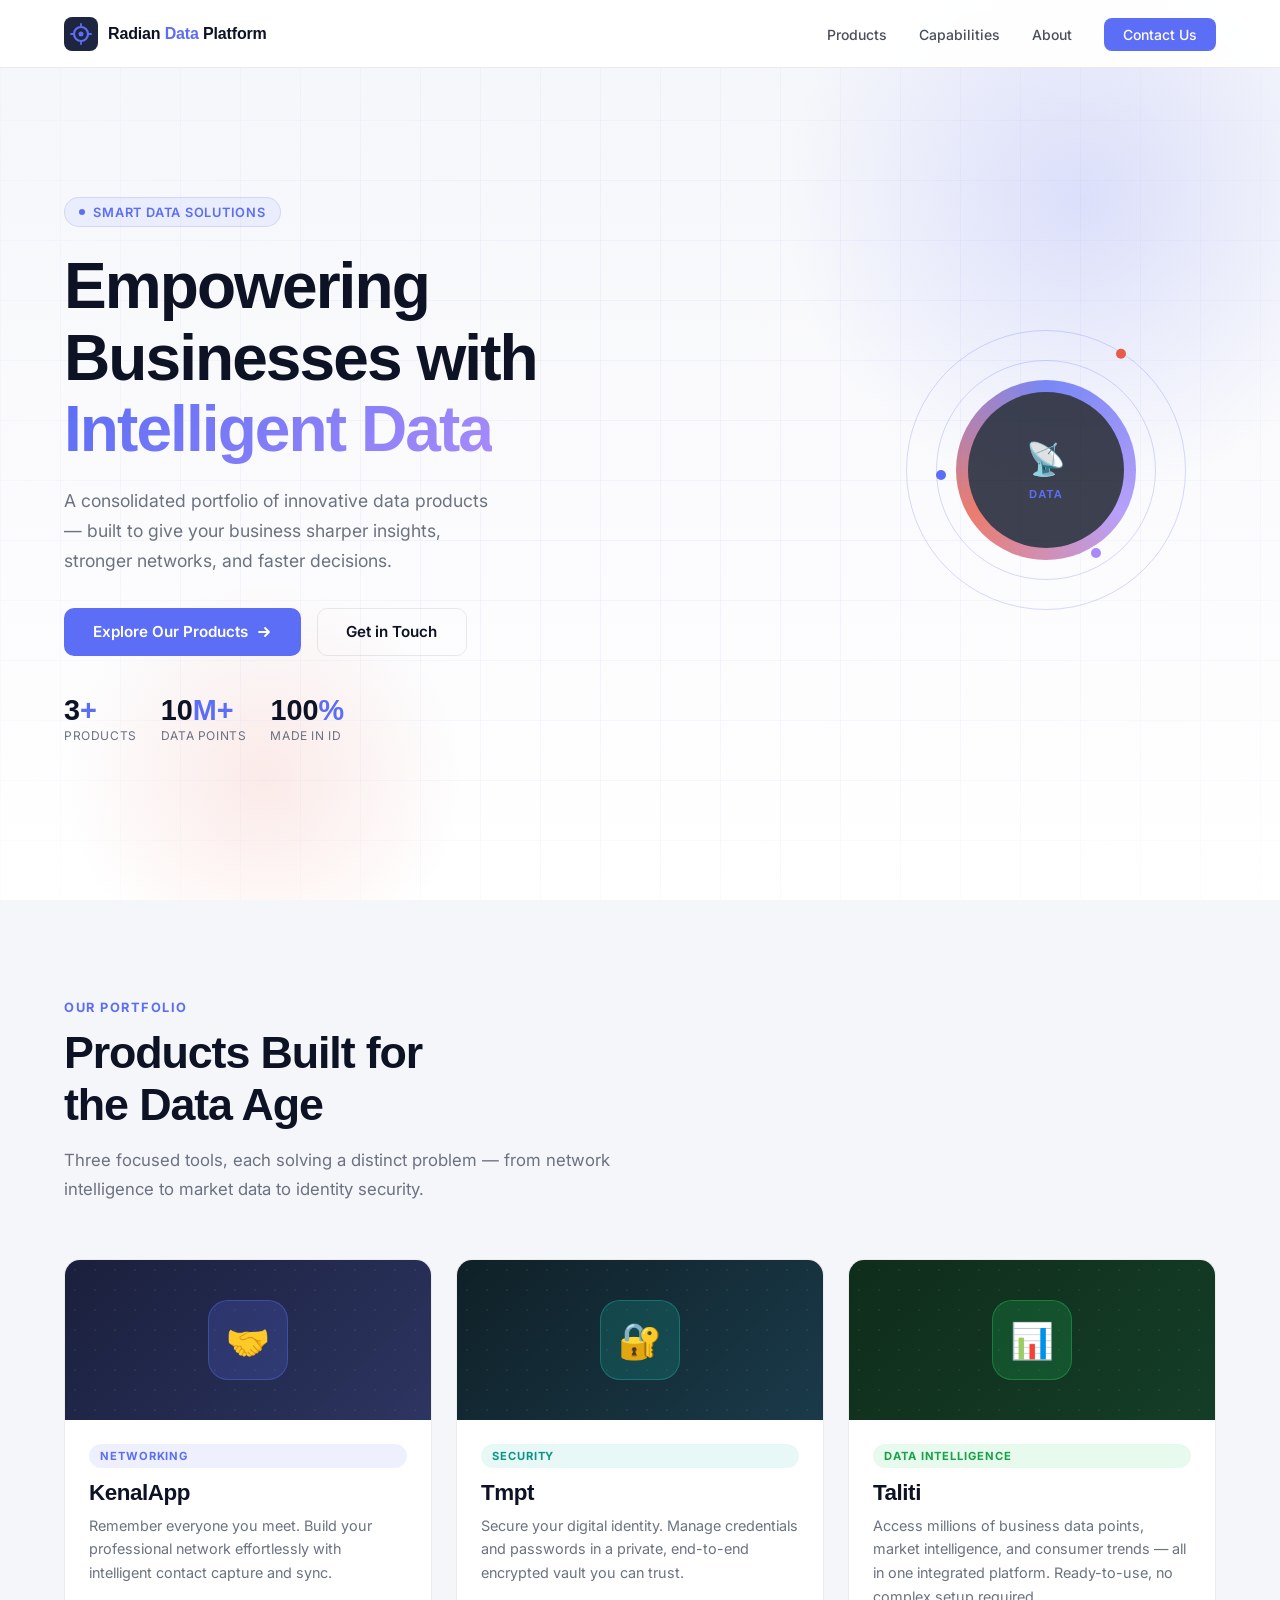
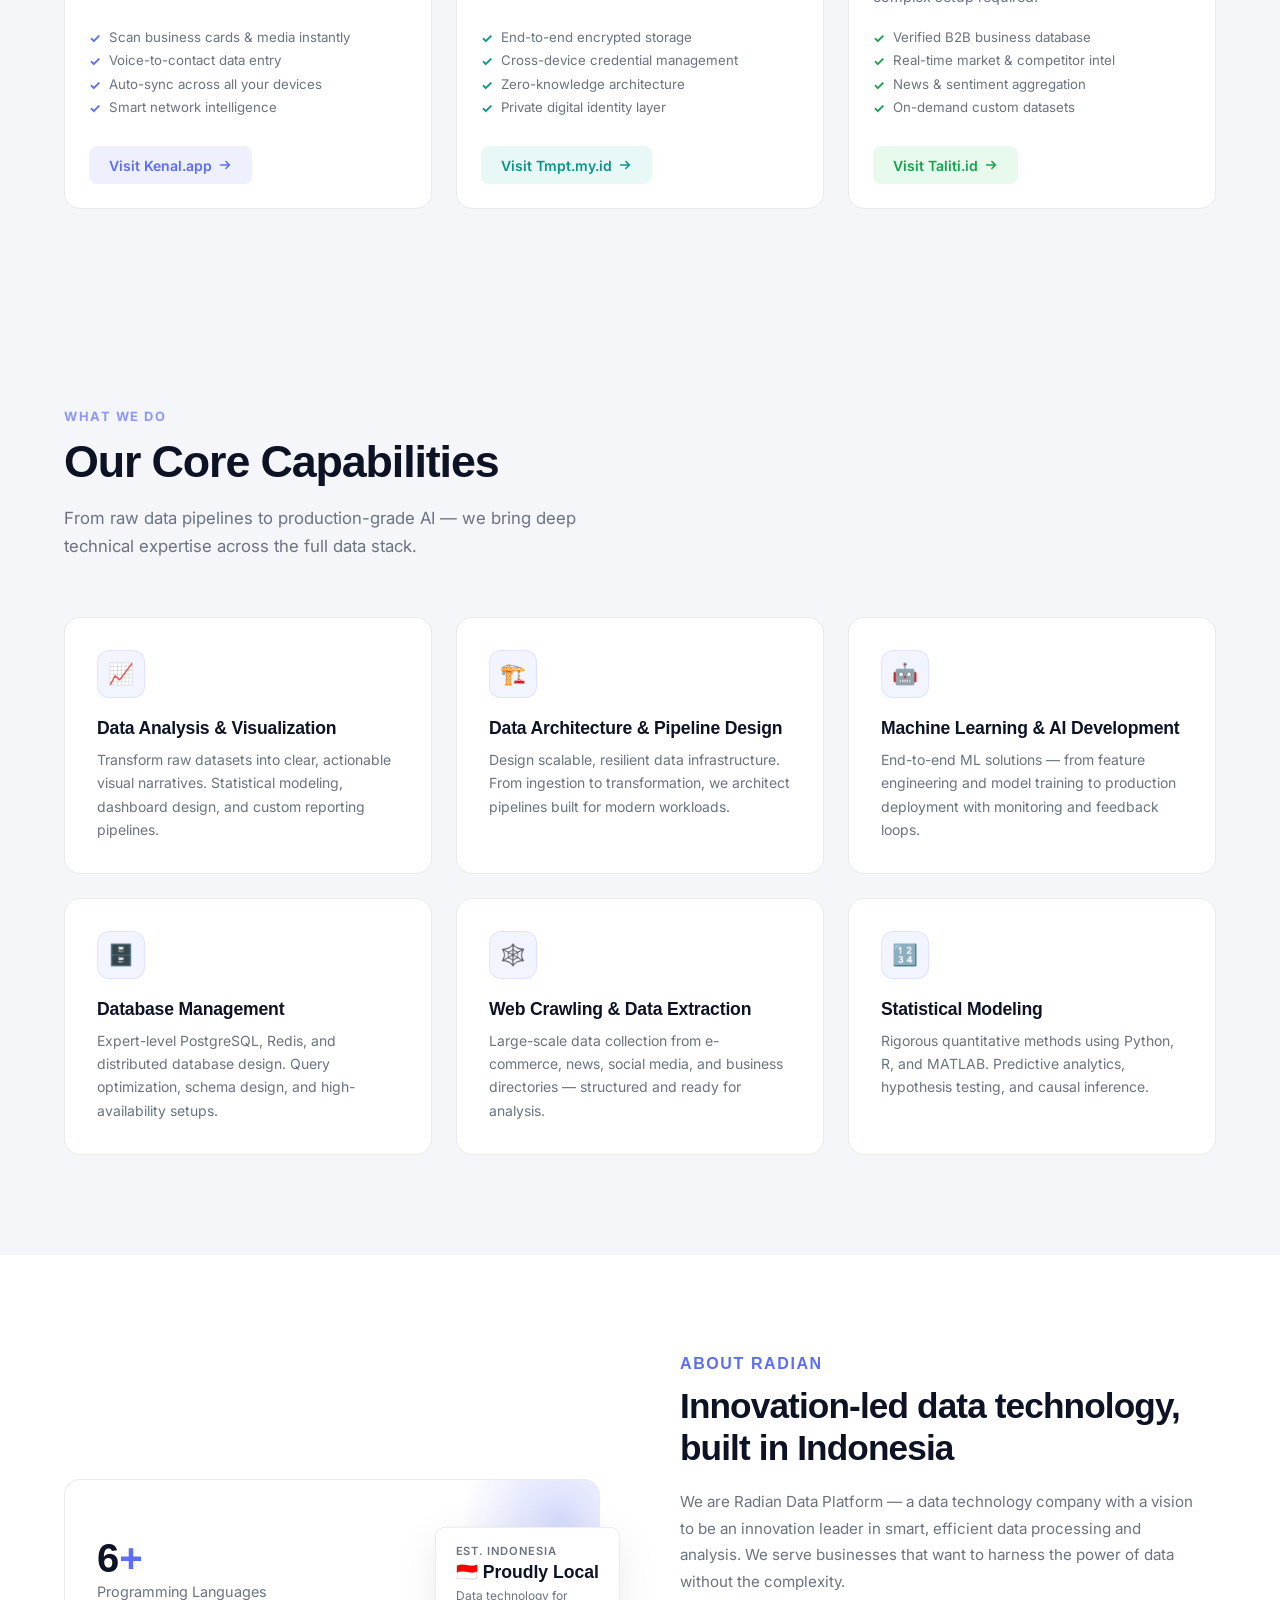
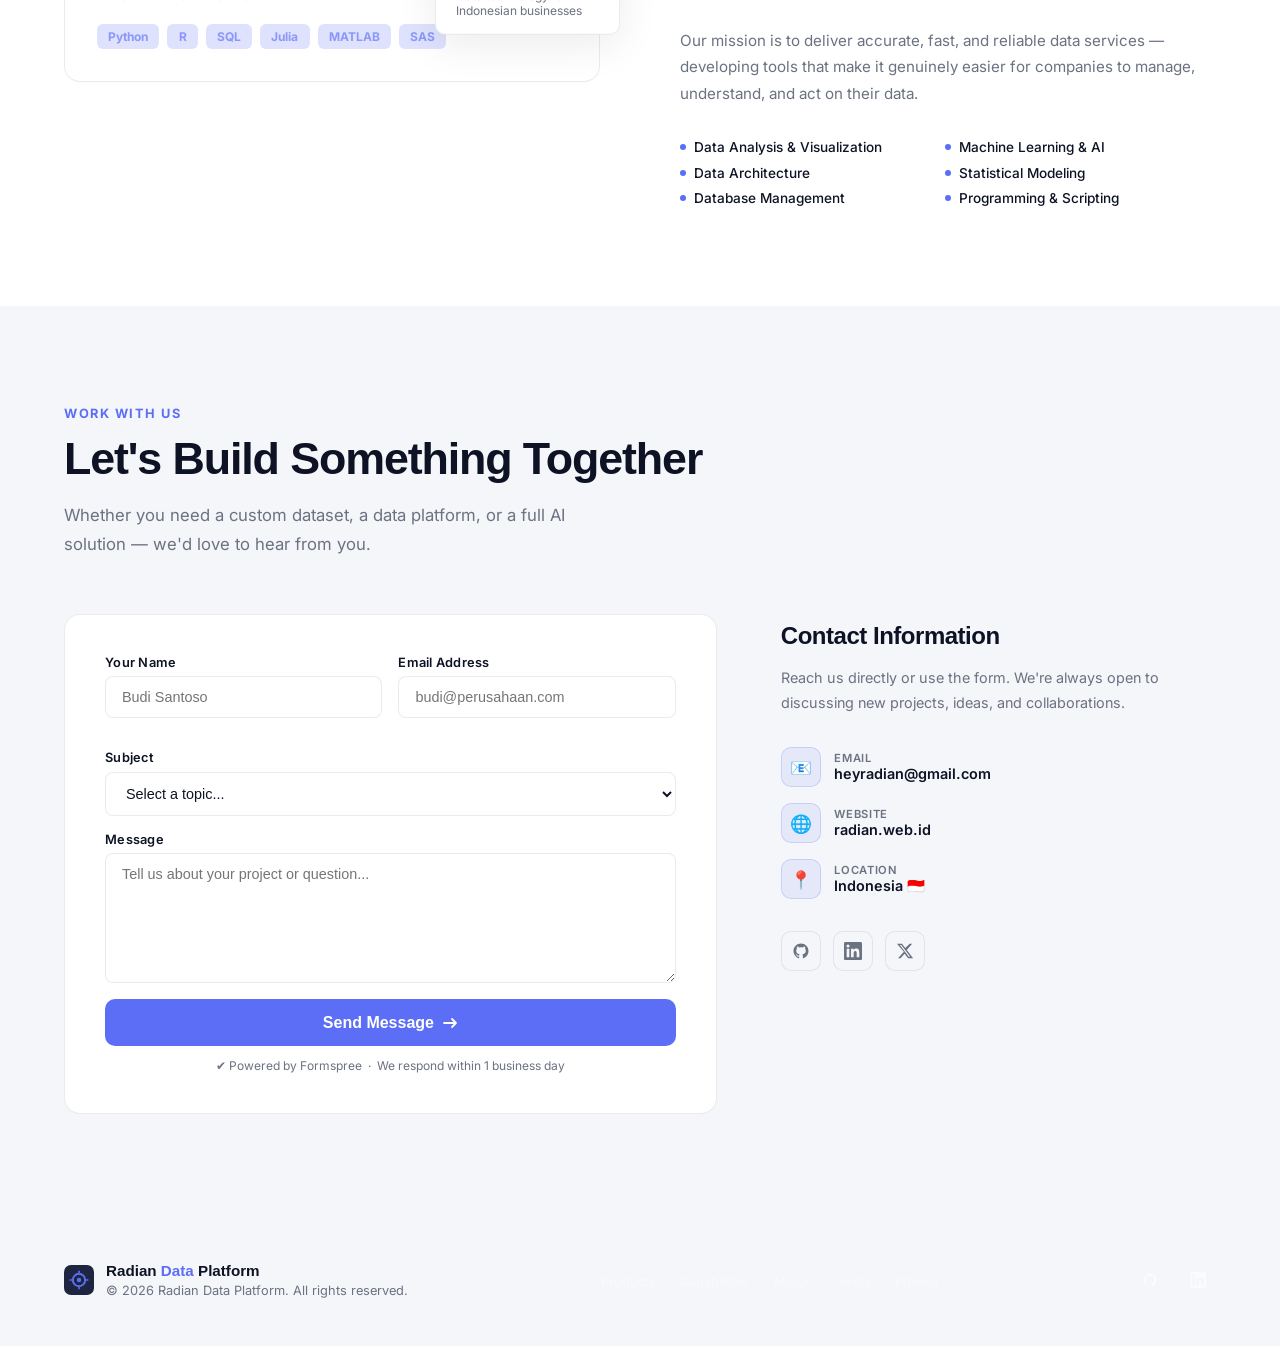
<file: rdp/index.html>
<!DOCTYPE html>
<html lang="en">
<head>
<meta charset="UTF-8"/>
<meta name="viewport" content="width=device-width, initial-scale=1.0"/>
<title>Radian Data Platform — Smart Data Solutions</title>
<meta name="description" content="A consolidated portfolio of innovative data products for modern businesses."/>
<link rel="icon" type="image/svg+xml" href="data:image/svg+xml,%3Csvg xmlns='http://www.w3.org/2000/svg' viewBox='0 0 64 64'%3E%3Crect width='64' height='64' rx='14' fill='%230d1224'/%3E%3Ccircle cx='32' cy='32' r='14' fill='none' stroke='%235b6ef5' stroke-width='4'/%3E%3Ccircle cx='32' cy='32' r='5' fill='%235b6ef5'/%3E%3Cline x1='32' y1='10' x2='32' y2='18' stroke='%235b6ef5' stroke-width='3' stroke-linecap='round'/%3E%3Cline x1='32' y1='46' x2='32' y2='54' stroke='%235b6ef5' stroke-width='3' stroke-linecap='round'/%3E%3Cline x1='10' y1='32' x2='18' y2='32' stroke='%235b6ef5' stroke-width='3' stroke-linecap='round'/%3E%3Cline x1='46' y1='32' x2='54' y2='32' stroke='%235b6ef5' stroke-width='3' stroke-linecap='round'/%3E%3C/svg%3E"/>
<link rel="preconnect" href="https://fonts.googleapis.com"/>
<link rel="preconnect" href="https://fonts.gstatic.com" crossorigin/>
<!-- <link href="https://fonts.googleapis.com/css2?family=Syne:wght@400;600;700;800&family=Plus+Jakarta+Sans:wght@400;500;600&display=swap" rel="stylesheet"/> -->
<link href="https://fonts.googleapis.com/css2?family=Inter:wght@400;500;600;700;800&display=swap" rel="stylesheet">
<style>
  *, *::before, *::after { box-sizing: border-box; margin: 0; padding: 0; }

  :root {
    --ink: #0d1224;
    --ink-soft: #1e2540;
    --accent: #5b6ef5;
    --accent-glow: rgba(91,110,245,.15);
    --coral: #e85d4a;
    --muted: #6b7280;
    --surface: #f5f6fa;
    --white: #ffffff;
    --border: rgba(0,0,0,.08);
    --radius: 16px;
    --radius-sm: 10px;
    font-size: 16px;
  }

  /* dark theme removed — site uses light theme only */

  html { scroll-behavior: smooth; }

  body {
    font-family: 'Inter', sans-serif;
    color: var(--ink);
    background: var(--white);
    -webkit-font-smoothing: antialiased;
  }

  h1, h2, h3, h4, h5 {
    font-family: 'Syne', sans-serif;
  }

  /* ── NAV ── */
  nav {
    position: fixed; top: 0; left: 0; right: 0; z-index: 100;
    display: flex; align-items: center; justify-content: space-between;
    padding: 0 5%;
    height: 68px;
    background: rgba(255,255,255,.94);
    backdrop-filter: blur(6px);
    -webkit-backdrop-filter: blur(6px);
    border-bottom: 1px solid var(--border);
  }

  .nav-brand {
    display: flex; align-items: center; gap: 10px;
    text-decoration: none;
  }

  .nav-logo {
    width: 34px; height: 34px;
  }

  .nav-name {
    font-family: 'Syne', sans-serif;
    font-weight: 700;
    font-size: 1rem;
    color: var(--ink);
    letter-spacing: -.01em;
  }

  .nav-name span { color: var(--accent); }

  .nav-links {
    display: flex; gap: 2rem; list-style: none;
  }

  .nav-links a {
    color: rgba(13,18,36,.75);
    text-decoration: none;
    font-size: .875rem;
    font-weight: 500;
    transition: color .2s;
  }

  .nav-links a:hover { color: var(--ink); }

  .nav-cta {
    background: var(--accent);
    color: var(--white) !important;
    padding: .5rem 1.2rem;
    border-radius: 8px;
    transition: opacity .2s !important;
  }

  .nav-cta:hover { opacity: .85; }

  .nav-toggle {
    background: transparent;
    border: 1px solid transparent;
    padding: .35rem .6rem;
    border-radius: 8px;
    cursor: pointer;
    font-size: 0.95rem;
    color: var(--ink);
  }
  .nav-toggle:hover { background: rgba(0,0,0,.04); }
  /* dark theme removed */

  /* ── HERO ── */
  .hero {
    min-height: 100vh;
    background: linear-gradient(180deg, var(--surface), #ffffff);
    display: flex; align-items: center;
    padding: 120px 5% 80px;
    position: relative;
    overflow: hidden;
  }

  .hero-grid {
    position: absolute; inset: 0;
    background-image:
      linear-gradient(rgba(91,110,245,.06) 1px, transparent 1px),
      linear-gradient(90deg, rgba(91,110,245,.06) 1px, transparent 1px);
    background-size: 60px 60px;
    mask-image: radial-gradient(ellipse 80% 80% at 50% 50%, black 30%, transparent 100%);
  }

  .hero-blob {
    position: absolute;
    width: 600px; height: 600px;
    border-radius: 50%;
    background: radial-gradient(circle, rgba(91,110,245,.18) 0%, transparent 70%);
    top: -100px; right: -100px;
    pointer-events: none;
  }

  .hero-blob2 {
    position: absolute;
    width: 400px; height: 400px;
    border-radius: 50%;
    background: radial-gradient(circle, rgba(232,93,74,.12) 0%, transparent 70%);
    bottom: -80px; left: 5%;
    pointer-events: none;
  }

  .hero-inner {
    position: relative; z-index: 2;
    display: grid; grid-template-columns: 1fr 1fr;
    gap: 4rem; align-items: center;
    max-width: 1200px; margin: 0 auto; width: 100%;
  }

  .hero-badge {
    display: inline-flex; align-items: center; gap: 8px;
    background: rgba(91,110,245,.08);
    border: 1px solid rgba(91,110,245,.18);
    color: var(--accent);
    font-size: .8rem;
    font-weight: 600;
    letter-spacing: .06em;
    text-transform: uppercase;
    padding: .4rem .9rem;
    border-radius: 100px;
    margin-bottom: 1.5rem;
  }

  .hero-badge::before {
    content: '';
    width: 6px; height: 6px;
    border-radius: 50%;
    background: var(--accent);
    animation: pulse 2s infinite;
  }

  @keyframes pulse {
    0%, 100% { opacity: 1; }
    50% { opacity: .3; }
  }

  .hero h1 {
    font-size: clamp(2.4rem, 5vw, 4rem);
    font-weight: 800;
    color: var(--ink);
    line-height: 1.12;
    letter-spacing: -.03em;
    margin-bottom: 1.25rem;
  }

  .hero h1 em {
    font-style: normal;
    background: linear-gradient(135deg, #5b6ef5, #a78bfa);
    -webkit-background-clip: text;
    -webkit-text-fill-color: transparent;
    background-clip: text;
  }

  .hero-sub {
    color: var(--muted);
    font-size: 1.1rem;
    line-height: 1.7;
    max-width: 440px;
    margin-bottom: 2rem;
  }

  .hero-actions {
    display: flex; gap: 1rem; flex-wrap: wrap;
  }

  .btn-primary {
    display: inline-flex; align-items: center; gap: .5rem;
    background: var(--accent);
    color: var(--white);
    text-decoration: none;
    padding: .85rem 1.8rem;
    border-radius: 10px;
    font-weight: 600;
    font-size: .95rem;
    transition: transform .2s, box-shadow .2s;
  }

  .btn-primary:hover {
    transform: translateY(-2px);
    box-shadow: 0 8px 30px rgba(91,110,245,.4);
  }

  .btn-ghost {
    display: inline-flex; align-items: center; gap: .5rem;
    background: transparent;
    border: 1px solid var(--border);
    color: var(--ink);
    text-decoration: none;
    padding: .85rem 1.8rem;
    border-radius: 10px;
    font-weight: 600;
    font-size: .95rem;
    transition: background .2s;
  }

  .btn-ghost:hover { background: rgba(13,18,36,.03); }

  /* Hero visual */
  .hero-visual {
    display: flex; justify-content: flex-end;
  }

  .data-card-stack {
    position: relative;
    width: 340px; height: 340px;
  }

  .data-orb {
    position: absolute;
    top: 50%; left: 50%;
    transform: translate(-50%, -50%);
    width: 180px; height: 180px;
    border-radius: 50%;
    background: conic-gradient(from 0deg, #5b6ef5, #a78bfa, #e85d4a, #5b6ef5);
    animation: spin 8s linear infinite;
    opacity: .8;
  }

  .data-orb::after {
    content: '';
    position: absolute;
    inset: 12px;
    border-radius: 50%;
    background: #0d1224;
  }

  @keyframes spin { to { transform: translate(-50%, -50%) rotate(360deg); } }

  .data-ring {
    position: absolute;
    top: 50%; left: 50%;
    transform: translate(-50%, -50%);
    border-radius: 50%;
    border: 1px solid rgba(91,110,245,.25);
    animation: ringPulse 3s ease-in-out infinite;
  }

  .data-ring:nth-child(2) { width: 220px; height: 220px; animation-delay: 0s; }
  .data-ring:nth-child(3) { width: 280px; height: 280px; animation-delay: .5s; }
  .data-ring:nth-child(4) { width: 340px; height: 340px; animation-delay: 1s; }

  @keyframes ringPulse {
    0%, 100% { opacity: .4; }
    50% { opacity: .1; }
  }

  .data-dot {
    position: absolute;
    width: 10px; height: 10px;
    border-radius: 50%;
    background: var(--accent);
    top: 50%; left: 50%;
  }

  .data-dot:nth-child(5) {
    transform: rotate(0deg) translate(-110px) rotate(0deg);
    animation: orbitDot 4s linear infinite;
  }

  .data-dot:nth-child(6) {
    background: var(--coral);
    transform: rotate(120deg) translate(-140px) rotate(-120deg);
    animation: orbitDot2 5s linear infinite;
  }

  .data-dot:nth-child(7) {
    background: #a78bfa;
    transform: rotate(240deg) translate(-90px) rotate(-240deg);
    animation: orbitDot3 3s linear infinite;
  }

  @keyframes orbitDot {
    from { transform: rotate(0deg) translate(-110px) rotate(0deg); }
    to { transform: rotate(360deg) translate(-110px) rotate(-360deg); }
  }

  @keyframes orbitDot2 {
    from { transform: rotate(120deg) translate(-140px) rotate(-120deg); }
    to { transform: rotate(480deg) translate(-140px) rotate(-480deg); }
  }

  @keyframes orbitDot3 {
    from { transform: rotate(240deg) translate(-90px) rotate(-240deg); }
    to { transform: rotate(600deg) translate(-90px) rotate(-600deg); }
  }

  .orb-center {
    position: absolute;
    top: 50%; left: 50%;
    transform: translate(-50%, -50%);
    z-index: 1;
    text-align: center;
  }

  .orb-icon {
    font-size: 2rem;
    display: block;
    margin-bottom: .25rem;
  }

  .orb-label {
    font-family: 'Syne', sans-serif;
    font-size: .7rem;
    font-weight: 700;
    color: var(--accent);
    letter-spacing: .1em;
    text-transform: uppercase;
  }

  /* Hero stats */
  .hero-stats {
    display: flex; gap: 1.5rem;
    margin-top: 2.5rem;
  }

  .stat {
    text-align: left;
  }

  .stat-num {
    font-family: 'Syne', sans-serif;
    font-size: 1.8rem;
    font-weight: 800;
    color: var(--ink);
    line-height: 1;
  }

  .stat-num span { color: var(--accent); }

  .stat-label {
    font-size: .75rem;
    color: var(--muted);
    margin-top: .2rem;
    text-transform: uppercase;
    letter-spacing: .05em;
  }

  /* dark theme removed */

  /* ── SECTION COMMONS ── */
  section { padding: 100px 5%; }

  .section-inner { max-width: 1200px; margin: 0 auto; }

  .section-eyebrow {
    font-size: .8rem;
    font-weight: 700;
    letter-spacing: .12em;
    text-transform: uppercase;
    color: var(--accent);
    margin-bottom: .75rem;
  }

  /* dark theme removed */

  .section-title {
    font-size: clamp(1.8rem, 3.5vw, 2.8rem);
    font-weight: 800;
    color: var(--ink);
    letter-spacing: -.025em;
    line-height: 1.15;
    margin-bottom: 1rem;
  }

  .section-sub {
    font-size: 1.05rem;
    color: var(--muted);
    line-height: 1.7;
    max-width: 560px;
    margin-bottom: 3.5rem;
  }

  /* ── PRODUCTS ── */
  #products { background: var(--surface); }

  .products-grid {
    display: grid;
    grid-template-columns: repeat(3, 1fr);
    gap: 1.5rem;
  }

  .product-card {
    background: var(--white);
    border-radius: var(--radius);
    overflow: hidden;
    border: 1px solid var(--border);
    transition: transform .3s, box-shadow .3s;
    display: flex; flex-direction: column;
  }

  .product-card:hover {
    transform: translateY(-6px);
    box-shadow: 0 20px 60px rgba(0,0,0,.1);
  }

  .product-header {
    height: 160px;
    display: flex; align-items: center; justify-content: center;
    position: relative;
    overflow: hidden;
  }

  .product-header.kenal {
    background: linear-gradient(135deg, #1a1f3c, #2d3561);
  }

  .product-header.tmpt {
    background: linear-gradient(135deg, #0f2027, #1a3a4a);
  }

  .product-header.taliti {
    background: linear-gradient(135deg, #0f2d1a, #143d28);
  }

  .product-icon-wrap {
    width: 80px; height: 80px;
    border-radius: 20px;
    display: flex; align-items: center; justify-content: center;
    font-size: 2.2rem;
    position: relative;
    z-index: 1;
  }

  .product-icon-wrap.kenal {
    background: rgba(91,110,245,.2);
    border: 1px solid rgba(91,110,245,.4);
  }

  .product-icon-wrap.tmpt {
    background: rgba(20,184,166,.2);
    border: 1px solid rgba(20,184,166,.4);
  }

  .product-icon-wrap.taliti {
    background: rgba(34,197,94,.2);
    border: 1px solid rgba(34,197,94,.4);
  }

  .product-header-particles {
    position: absolute; inset: 0;
    background-image: radial-gradient(circle, rgba(255,255,255,.05) 1px, transparent 1px);
    background-size: 20px 20px;
  }

  .product-body {
    padding: 1.5rem;
    flex: 1; display: flex; flex-direction: column;
  }

  .product-tag {
    display: inline-block;
    font-size: .7rem;
    font-weight: 700;
    letter-spacing: .08em;
    text-transform: uppercase;
    padding: .3rem .7rem;
    border-radius: 100px;
    margin-bottom: .75rem;
  }

  .product-tag.kenal { background: rgba(91,110,245,.1); color: var(--accent); }
  .product-tag.tmpt { background: rgba(20,184,166,.1); color: #0d9488; }
  .product-tag.taliti { background: rgba(34,197,94,.1); color: #16a34a; }

  .product-name {
    font-family: 'Syne', sans-serif;
    font-size: 1.4rem;
    font-weight: 800;
    color: var(--ink);
    margin-bottom: .5rem;
    letter-spacing: -.02em;
  }

  .product-desc {
    font-size: .9rem;
    color: var(--muted);
    line-height: 1.65;
    flex: 1;
    margin-bottom: 1.25rem;
  }

  .product-features {
    list-style: none;
    margin-bottom: 1.5rem;
  }

  .product-features li {
    display: flex; align-items: flex-start; gap: .5rem;
    font-size: .83rem;
    color: var(--muted);
    margin-bottom: .4rem;
  }

  .product-features li::before {
    content: '✓';
    font-weight: 700;
    margin-top: 1px;
    flex-shrink: 0;
  }

  .product-features li.kenal::before { color: var(--accent); }
  .product-features li.tmpt::before { color: #0d9488; }
  .product-features li.taliti::before { color: #16a34a; }

  .product-link {
    display: inline-flex; align-items: center; gap: .4rem;
    font-weight: 600;
    font-size: .875rem;
    text-decoration: none;
    padding: .65rem 1.25rem;
    border-radius: 8px;
    transition: opacity .2s, transform .2s;
    width: fit-content;
  }

  .product-link:hover { opacity: .85; transform: translateX(2px); }

  .product-link.kenal { background: rgba(91,110,245,.1); color: var(--accent); }
  .product-link.tmpt { background: rgba(20,184,166,.1); color: #0d9488; }
  .product-link.taliti { background: rgba(34,197,94,.1); color: #16a34a; }

  .product-link svg {
    width: 14px; height: 14px;
    transition: transform .2s;
  }

  .product-link:hover svg { transform: translateX(3px); }

  /* ── CAPABILITIES ── */
  /* default: light theme */
  #capabilities { background: var(--surface); }

  #capabilities .section-eyebrow { color: #8b98fa; }

  #capabilities .section-title { color: var(--ink); }

  #capabilities .section-sub { color: var(--muted); }

  .caps-grid {
    display: grid;
    grid-template-columns: repeat(3, 1fr);
    gap: 1.5rem;
  }

  .cap-card {
    background: var(--white);
    border: 1px solid var(--border);
    border-radius: var(--radius);
    padding: 2rem;
    transition: background .3s, border-color .3s;
    color: var(--ink);
  }

  .cap-card:hover {
    background: rgba(91,110,245,.04);
    border-color: rgba(91,110,245,.12);
  }

  .cap-icon {
    width: 48px; height: 48px;
    border-radius: 12px;
    background: rgba(91,110,245,.08);
    border: 1px solid rgba(91,110,245,.12);
    display: flex; align-items: center; justify-content: center;
    font-size: 1.3rem;
    margin-bottom: 1.25rem;
    color: var(--accent);
  }

  .cap-title {
    font-family: 'Syne', sans-serif;
    font-size: 1.1rem;
    font-weight: 700;
    color: var(--ink);
    margin-bottom: .6rem;
    letter-spacing: -.01em;
  }

  .cap-desc {
    font-size: .875rem;
    color: var(--muted);
    line-height: 1.65;
  }

  /* dark theme removed for capabilities */

  /* ── ABOUT ── */
  #about { background: var(--white); }

  .about-grid {
    display: grid;
    grid-template-columns: 1fr 1fr;
    gap: 5rem;
    align-items: center;
  }

  .about-visual {
    position: relative;
  }

  .about-card-main {
    background: var(--white);
    border-radius: var(--radius);
    padding: 2rem;
    color: var(--ink);
    position: relative;
    overflow: hidden;
    border: 1px solid var(--border);
  }

  .about-card-main::before {
    content: '';
    position: absolute;
    top: -60px; right: -60px;
    width: 200px; height: 200px;
    border-radius: 50%;
    background: radial-gradient(circle, rgba(91,110,245,.25) 0%, transparent 70%);
  }

  .about-card-label {
    font-size: .7rem;
    font-weight: 700;
    letter-spacing: .12em;
    text-transform: uppercase;
    color: rgba(255,255,255,.4);
    margin-bottom: .75rem;
  }

  .about-card-value {
    font-family: 'Syne', sans-serif;
    font-size: 2.5rem;
    font-weight: 800;
    color: var(--ink);
    line-height: 1;
    margin-bottom: .3rem;
  }

  .about-card-value span { color: var(--accent); }

  .about-card-sub {
    font-size: .85rem;
    color: rgba(255,255,255,.45);
  }

  .about-card-mini {
    position: absolute;
    right: -20px;
    top: 50%;
    transform: translateY(-50%);
    background: var(--white);
    border: 1px solid var(--border);
    border-radius: var(--radius-sm);
    padding: 1rem 1.25rem;
    min-width: 160px;
    box-shadow: 0 10px 40px rgba(0,0,0,.08);
    color: var(--ink);
  }

  /* dark theme removed for about/products/contact */

  .mini-label {
    font-size: .7rem;
    color: var(--muted);
    margin-bottom: .3rem;
    text-transform: uppercase;
    letter-spacing: .06em;
    font-weight: 600;
  }

  .mini-langs {
    display: flex; flex-wrap: wrap; gap: .3rem;
    margin-top: .5rem;
  }

  .mini-lang {
    font-size: .7rem;
    font-weight: 600;
    padding: .2rem .5rem;
    background: var(--surface);
    border-radius: 4px;
    color: var(--ink);
  }

  .about-text { max-width: 520px; }

  .about-tagline {
    font-family: 'Syne', sans-serif;
    font-size: 1rem;
    font-weight: 700;
    color: var(--accent);
    text-transform: uppercase;
    letter-spacing: .1em;
    margin-bottom: .75rem;
  }

  .about-headline {
    font-family: 'Syne', sans-serif;
    font-size: 2.2rem;
    font-weight: 800;
    color: var(--ink);
    letter-spacing: -.025em;
    line-height: 1.2;
    margin-bottom: 1.25rem;
  }

  .about-body {
    font-size: .95rem;
    color: var(--muted);
    line-height: 1.75;
    margin-bottom: 2rem;
  }

  .skills-list {
    display: grid;
    grid-template-columns: 1fr 1fr;
    gap: .6rem;
  }

  .skill-item {
    display: flex; align-items: center; gap: .5rem;
    font-size: .85rem;
    color: var(--ink);
    font-weight: 500;
  }

  .skill-dot {
    width: 6px; height: 6px;
    border-radius: 50%;
    background: var(--accent);
    flex-shrink: 0;
  }

  /* ── CONTACT ── */
  #contact { background: var(--surface); }

  .contact-grid {
    display: grid;
    grid-template-columns: 3fr 2fr;
    gap: 4rem;
    align-items: start;
  }

  .contact-form-card {
    background: var(--white);
    border-radius: var(--radius);
    padding: 2.5rem;
    border: 1px solid var(--border);
  }

  .form-row {
    display: grid;
    grid-template-columns: 1fr 1fr;
    gap: 1rem;
    margin-bottom: 1rem;
  }

  .form-group {
    display: flex; flex-direction: column; gap: .4rem;
    margin-bottom: 1rem;
  }

  .form-group label {
    font-size: .8rem;
    font-weight: 600;
    color: var(--ink);
    letter-spacing: .02em;
  }

  .form-group input,
  .form-group select,
  .form-group textarea {
    padding: .75rem 1rem;
    border: 1.5px solid var(--border);
    border-radius: 8px;
    font-family: 'Plus Jakarta Sans', sans-serif;
    font-size: .9rem;
    color: var(--ink);
    background: var(--white);
    outline: none;
    transition: border-color .2s;
  }

  .form-group input:focus,
  .form-group select:focus,
  .form-group textarea:focus {
    border-color: var(--accent);
    box-shadow: 0 0 0 3px rgba(91,110,245,.1);
  }

  .form-group textarea { resize: vertical; min-height: 130px; }

  .form-submit {
    width: 100%;
    padding: .9rem;
    background: var(--accent);
    color: var(--white);
    border: none;
    border-radius: 10px;
    font-family: 'Plus Jakarta Sans', sans-serif;
    font-size: 1rem;
    font-weight: 600;
    cursor: pointer;
    transition: opacity .2s, transform .2s;
    display: flex; align-items: center; justify-content: center; gap: .5rem;
  }

  .form-submit:hover { opacity: .88; transform: translateY(-1px); }

  .form-note {
    font-size: .75rem;
    color: var(--muted);
    text-align: center;
    margin-top: .75rem;
  }

  .contact-info { padding-top: .5rem; }

  .contact-info-title {
    font-family: 'Syne', sans-serif;
    font-size: 1.5rem;
    font-weight: 800;
    color: var(--ink);
    margin-bottom: 1rem;
    letter-spacing: -.02em;
  }

  .contact-info-body {
    font-size: .9rem;
    color: var(--muted);
    line-height: 1.7;
    margin-bottom: 2rem;
  }

  .contact-items { display: flex; flex-direction: column; gap: 1rem; }

  .contact-item {
    display: flex; align-items: center; gap: .85rem;
  }

  .contact-item-icon {
    width: 40px; height: 40px;
    border-radius: 10px;
    background: rgba(91,110,245,.1);
    border: 1px solid rgba(91,110,245,.2);
    display: flex; align-items: center; justify-content: center;
    font-size: 1.1rem;
    flex-shrink: 0;
  }

  .contact-item-text { line-height: 1; }

  .contact-item-label {
    font-size: .7rem;
    font-weight: 600;
    letter-spacing: .06em;
    text-transform: uppercase;
    color: var(--muted);
    margin-bottom: .2rem;
  }

  .contact-item-value {
    font-size: .9rem;
    font-weight: 600;
    color: var(--ink);
  }

  .social-links {
    display: flex; gap: .75rem;
    margin-top: 2rem;
  }

  .social-link {
    width: 40px; height: 40px;
    border-radius: 10px;
    background: var(--surface);
    border: 1px solid var(--border);
    display: flex; align-items: center; justify-content: center;
    color: var(--muted);
    text-decoration: none;
    font-size: 1.1rem;
    transition: background .2s, color .2s;
  }

  .social-link:hover { background: var(--accent); color: var(--white); border-color: var(--accent); }

  /* ── FOOTER ── */
  footer {
    background: var(--surface);
    padding: 3rem 5%;
  }

  .footer-inner {
    max-width: 1200px; margin: 0 auto;
    display: flex; align-items: center; justify-content: space-between;
    flex-wrap: wrap; gap: 1.5rem;
  }

  .footer-brand {
    display: flex; align-items: center; gap: .75rem;
  }

  .footer-name {
    font-family: 'Syne', sans-serif;
    font-size: .95rem;
    font-weight: 700;
    color: var(--ink);
  }

  .footer-name span { color: var(--accent); }

  .footer-copy {
    font-size: .8rem;
    color: var(--muted);
    margin-top: .2rem;
  }

  /* dark theme removed for footer */

  .footer-links {
    display: flex; gap: 1.5rem; list-style: none;
  }

  .footer-links a {
    color: rgba(255,255,255,.4);
    text-decoration: none;
    font-size: .8rem;
    transition: color .2s;
  }

  .footer-links a:hover { color: var(--white); }

  .footer-social {
    display: flex; gap: .75rem;
  }

  .footer-social a {
    width: 36px; height: 36px;
    border-radius: 8px;
    background: rgba(255,255,255,.06);
    border: 1px solid rgba(255,255,255,.1);
    display: flex; align-items: center; justify-content: center;
    color: rgba(255,255,255,.5);
    text-decoration: none;
    font-size: 1rem;
    transition: background .2s, color .2s;
  }

  .footer-social a:hover {
    background: var(--accent);
    color: var(--white);
    border-color: var(--accent);
  }

  /* ── SUCCESS MSG ── */
  .form-success {
    display: none;
    text-align: center;
    padding: 2rem;
  }

  .form-success.show { display: block; }

  .form-success-icon {
    font-size: 3rem;
    margin-bottom: 1rem;
  }

  .form-success h3 {
    font-family: 'Syne', sans-serif;
    font-size: 1.4rem;
    font-weight: 800;
    color: var(--ink);
    margin-bottom: .5rem;
  }

  .form-success p {
    font-size: .9rem;
    color: var(--muted);
  }

  /* ── RESPONSIVE ── */
  @media (max-width: 900px) {
    .hero-inner,
    .products-grid,
    .caps-grid,
    .about-grid,
    .contact-grid { grid-template-columns: 1fr; }
    .hero-visual { display: none; }
    .form-row { grid-template-columns: 1fr; }
    .about-card-mini { display: none; }
    .footer-inner { flex-direction: column; align-items: flex-start; }
  }
</style>
</head>
<body>

<!-- NAV -->
<nav>
  <a href="#" class="nav-brand">
    <svg class="nav-logo" viewBox="0 0 34 34" fill="none" xmlns="http://www.w3.org/2000/svg">
      <rect width="34" height="34" rx="8" fill="#1e2540"/>
      <circle cx="17" cy="17" r="7" fill="none" stroke="#5b6ef5" stroke-width="2.2"/>
      <circle cx="17" cy="17" r="2.5" fill="#5b6ef5"/>
      <line x1="17" y1="7" x2="17" y2="10" stroke="#5b6ef5" stroke-width="1.8" stroke-linecap="round"/>
      <line x1="17" y1="24" x2="17" y2="27" stroke="#5b6ef5" stroke-width="1.8" stroke-linecap="round"/>
      <line x1="7" y1="17" x2="10" y2="17" stroke="#5b6ef5" stroke-width="1.8" stroke-linecap="round"/>
      <line x1="24" y1="17" x2="27" y2="17" stroke="#5b6ef5" stroke-width="1.8" stroke-linecap="round"/>
    </svg>
    <span class="nav-name">Radian <span>Data</span> Platform</span>
  </a>
  <ul class="nav-links">
    <li><a href="#products">Products</a></li>
    <li><a href="#capabilities">Capabilities</a></li>
    <li><a href="#about">About</a></li>
    <li><a href="#contact" class="nav-cta">Contact Us</a></li>
    <!-- theme toggle removed; site uses light theme only -->
  </ul>
</nav>

<!-- HERO -->
<section class="hero">
  <div class="hero-grid"></div>
  <div class="hero-blob"></div>
  <div class="hero-blob2"></div>
  <div class="hero-inner">
    <div>
      <div class="hero-badge">Smart Data Solutions</div>
      <h1>Empowering Businesses with <em>Intelligent Data</em></h1>
      <p class="hero-sub">A consolidated portfolio of innovative data products — built to give your business sharper insights, stronger networks, and faster decisions.</p>
      <div class="hero-actions">
        <a href="#products" class="btn-primary">
          Explore Our Products
          <svg viewBox="0 0 16 16" fill="none" xmlns="http://www.w3.org/2000/svg" style="width:16px;height:16px"><path d="M3 8h10M9 4l4 4-4 4" stroke="currentColor" stroke-width="1.8" stroke-linecap="round" stroke-linejoin="round"/></svg>
        </a>
        <a href="#contact" class="btn-ghost">Get in Touch</a>
      </div>
      <div class="hero-stats">
        <div class="stat">
          <div class="stat-num">3<span>+</span></div>
          <div class="stat-label">Products</div>
        </div>
        <div class="stat">
          <div class="stat-num">10<span>M+</span></div>
          <div class="stat-label">Data Points</div>
        </div>
        <div class="stat">
          <div class="stat-num">100<span>%</span></div>
          <div class="stat-label">Made in ID</div>
        </div>
      </div>
    </div>
    <div class="hero-visual">
      <div class="data-card-stack">
        <div class="data-ring"></div>
        <div class="data-ring"></div>
        <div class="data-ring"></div>
        <div class="data-orb"></div>
        <div class="data-dot"></div>
        <div class="data-dot"></div>
        <div class="data-dot"></div>
        <div class="orb-center">
          <span class="orb-icon">📡</span>
          <span class="orb-label">Data</span>
        </div>
      </div>
    </div>
  </div>
</section>

<!-- PRODUCTS -->
<section id="products">
  <div class="section-inner">
    <p class="section-eyebrow">Our Portfolio</p>
    <h2 class="section-title">Products Built for<br/>the Data Age</h2>
    <p class="section-sub">Three focused tools, each solving a distinct problem — from network intelligence to market data to identity security.</p>

    <div class="products-grid">

      <!-- KenalApp -->
      <div class="product-card">
        <div class="product-header kenal">
          <div class="product-header-particles"></div>
          <div class="product-icon-wrap kenal">🤝</div>
        </div>
        <div class="product-body">
          <span class="product-tag kenal">Networking</span>
          <h3 class="product-name">KenalApp</h3>
          <p class="product-desc">Remember everyone you meet. Build your professional network effortlessly with intelligent contact capture and sync.</p>
          <ul class="product-features">
            <li class="kenal">Scan business cards & media instantly</li>
            <li class="kenal">Voice-to-contact data entry</li>
            <li class="kenal">Auto-sync across all your devices</li>
            <li class="kenal">Smart network intelligence</li>
          </ul>
          <a href="https://kenal.app" target="_blank" rel="noopener" class="product-link kenal">
            Visit Kenal.app
            <svg viewBox="0 0 16 16" fill="none" xmlns="http://www.w3.org/2000/svg"><path d="M3 8h10M9 4l4 4-4 4" stroke="currentColor" stroke-width="1.8" stroke-linecap="round" stroke-linejoin="round"/></svg>
          </a>
        </div>
      </div>

      <!-- Tmpt -->
      <div class="product-card">
        <div class="product-header tmpt">
          <div class="product-header-particles"></div>
          <div class="product-icon-wrap tmpt">🔐</div>
        </div>
        <div class="product-body">
          <span class="product-tag tmpt">Security</span>
          <h3 class="product-name">Tmpt</h3>
          <p class="product-desc">Secure your digital identity. Manage credentials and passwords in a private, end-to-end encrypted vault you can trust.</p>
          <ul class="product-features">
            <li class="tmpt">End-to-end encrypted storage</li>
            <li class="tmpt">Cross-device credential management</li>
            <li class="tmpt">Zero-knowledge architecture</li>
            <li class="tmpt">Private digital identity layer</li>
          </ul>
          <a href="https://tmpt.my.id" target="_blank" rel="noopener" class="product-link tmpt">
            Visit Tmpt.my.id
            <svg viewBox="0 0 16 16" fill="none" xmlns="http://www.w3.org/2000/svg"><path d="M3 8h10M9 4l4 4-4 4" stroke="currentColor" stroke-width="1.8" stroke-linecap="round" stroke-linejoin="round"/></svg>
          </a>
        </div>
      </div>

      <!-- Taliti -->
      <div class="product-card">
        <div class="product-header taliti">
          <div class="product-header-particles"></div>
          <div class="product-icon-wrap taliti">📊</div>
        </div>
        <div class="product-body">
          <span class="product-tag taliti">Data Intelligence</span>
          <h3 class="product-name">Taliti</h3>
          <p class="product-desc">Access millions of business data points, market intelligence, and consumer trends — all in one integrated platform. Ready-to-use, no complex setup required.</p>
          <ul class="product-features">
            <li class="taliti">Verified B2B business database</li>
            <li class="taliti">Real-time market & competitor intel</li>
            <li class="taliti">News & sentiment aggregation</li>
            <li class="taliti">On-demand custom datasets</li>
          </ul>
          <a href="https://taliti.id" target="_blank" rel="noopener" class="product-link taliti">
            Visit Taliti.id
            <svg viewBox="0 0 16 16" fill="none" xmlns="http://www.w3.org/2000/svg"><path d="M3 8h10M9 4l4 4-4 4" stroke="currentColor" stroke-width="1.8" stroke-linecap="round" stroke-linejoin="round"/></svg>
          </a>
        </div>
      </div>

    </div>
  </div>
</section>

<!-- CAPABILITIES -->
<section id="capabilities">
  <div class="section-inner">
    <p class="section-eyebrow">What We Do</p>
    <h2 class="section-title">Our Core Capabilities</h2>
    <p class="section-sub">From raw data pipelines to production-grade AI — we bring deep technical expertise across the full data stack.</p>

    <div class="caps-grid">
      <div class="cap-card">
        <div class="cap-icon">📈</div>
        <h3 class="cap-title">Data Analysis &amp; Visualization</h3>
        <p class="cap-desc">Transform raw datasets into clear, actionable visual narratives. Statistical modeling, dashboard design, and custom reporting pipelines.</p>
      </div>
      <div class="cap-card">
        <div class="cap-icon">🏗️</div>
        <h3 class="cap-title">Data Architecture &amp; Pipeline Design</h3>
        <p class="cap-desc">Design scalable, resilient data infrastructure. From ingestion to transformation, we architect pipelines built for modern workloads.</p>
      </div>
      <div class="cap-card">
        <div class="cap-icon">🤖</div>
        <h3 class="cap-title">Machine Learning &amp; AI Development</h3>
        <p class="cap-desc">End-to-end ML solutions — from feature engineering and model training to production deployment with monitoring and feedback loops.</p>
      </div>
      <div class="cap-card">
        <div class="cap-icon">🗄️</div>
        <h3 class="cap-title">Database Management</h3>
        <p class="cap-desc">Expert-level PostgreSQL, Redis, and distributed database design. Query optimization, schema design, and high-availability setups.</p>
      </div>
      <div class="cap-card">
        <div class="cap-icon">🕸️</div>
        <h3 class="cap-title">Web Crawling &amp; Data Extraction</h3>
        <p class="cap-desc">Large-scale data collection from e-commerce, news, social media, and business directories — structured and ready for analysis.</p>
      </div>
      <div class="cap-card">
        <div class="cap-icon">🔢</div>
        <h3 class="cap-title">Statistical Modeling</h3>
        <p class="cap-desc">Rigorous quantitative methods using Python, R, and MATLAB. Predictive analytics, hypothesis testing, and causal inference.</p>
      </div>
    </div>
  </div>
</section>

<!-- ABOUT -->
<section id="about">
  <div class="section-inner">
    <div class="about-grid">
      <div class="about-visual">
        <div class="about-card-main">
          <div class="about-card-label">Our Stack</div>
          <div class="about-card-value">6<span>+</span></div>
          <div style="color:var(--muted);font-size:.9rem;margin-bottom:1.5rem">Programming Languages</div>
          <div style="display:flex;gap:.5rem;flex-wrap:wrap">
            <span style="background:rgba(91,110,245,.2);color:#8b98fa;font-size:.75rem;font-weight:700;padding:.3rem .7rem;border-radius:6px">Python</span>
            <span style="background:rgba(91,110,245,.2);color:#8b98fa;font-size:.75rem;font-weight:700;padding:.3rem .7rem;border-radius:6px">R</span>
            <span style="background:rgba(91,110,245,.2);color:#8b98fa;font-size:.75rem;font-weight:700;padding:.3rem .7rem;border-radius:6px">SQL</span>
            <span style="background:rgba(91,110,245,.2);color:#8b98fa;font-size:.75rem;font-weight:700;padding:.3rem .7rem;border-radius:6px">Julia</span>
            <span style="background:rgba(91,110,245,.2);color:#8b98fa;font-size:.75rem;font-weight:700;padding:.3rem .7rem;border-radius:6px">MATLAB</span>
            <span style="background:rgba(91,110,245,.2);color:#8b98fa;font-size:.75rem;font-weight:700;padding:.3rem .7rem;border-radius:6px">SAS</span>
          </div>
        </div>
        <div class="about-card-mini">
          <div class="mini-label">Est. Indonesia</div>
          <div style="font-family:'Syne',sans-serif;font-size:1.1rem;font-weight:800;color:#0d1224;margin-top:.1rem">🇮🇩 Proudly Local</div>
          <div style="font-size:.75rem;color:#6b7280;margin-top:.3rem">Data technology for<br/>Indonesian businesses</div>
        </div>
      </div>
      <div class="about-text">
        <div class="about-tagline">About Radian</div>
        <h2 class="about-headline">Innovation-led data technology, built in Indonesia</h2>
        <p class="about-body">We are Radian Data Platform — a data technology company with a vision to be an innovation leader in smart, efficient data processing and analysis. We serve businesses that want to harness the power of data without the complexity.</p>
        <p class="about-body">Our mission is to deliver accurate, fast, and reliable data services — developing tools that make it genuinely easier for companies to manage, understand, and act on their data.</p>
        <div class="skills-list">
          <div class="skill-item"><div class="skill-dot"></div>Data Analysis & Visualization</div>
          <div class="skill-item"><div class="skill-dot"></div>Machine Learning & AI</div>
          <div class="skill-item"><div class="skill-dot"></div>Data Architecture</div>
          <div class="skill-item"><div class="skill-dot"></div>Statistical Modeling</div>
          <div class="skill-item"><div class="skill-dot"></div>Database Management</div>
          <div class="skill-item"><div class="skill-dot"></div>Programming & Scripting</div>
        </div>
      </div>
    </div>
  </div>
</section>

<!-- CONTACT -->
<section id="contact">
  <div class="section-inner">
    <p class="section-eyebrow">Work With Us</p>
    <h2 class="section-title">Let's Build Something Together</h2>
    <p class="section-sub">Whether you need a custom dataset, a data platform, or a full AI solution — we'd love to hear from you.</p>

    <div class="contact-grid">
      <div>
        <div class="contact-form-card">
          <div id="form-fields">
            <div class="form-row">
              <div class="form-group">
                <label for="fname">Your Name</label>
                <input type="text" id="fname" name="name" placeholder="Budi Santoso" required/>
              </div>
              <div class="form-group">
                <label for="femail">Email Address</label>
                <input type="email" id="femail" name="email" placeholder="budi@perusahaan.com" required/>
              </div>
            </div>
            <div class="form-group">
              <label for="fsubject">Subject</label>
              <select id="fsubject" name="subject">
                <option value="">Select a topic...</option>
                <option>Data Analysis Project</option>
                <option>KenalApp Inquiry</option>
                <option>Tmpt Inquiry</option>
                <option>Taliti Data Access</option>
                <option>Custom Data Solution</option>
                <option>Partnership</option>
                <option>Other</option>
              </select>
            </div>
            <div class="form-group">
              <label for="fmessage">Message</label>
              <textarea id="fmessage" name="message" placeholder="Tell us about your project or question..."></textarea>
            </div>
            <button type="button" class="form-submit" onclick="submitForm()">
              Send Message
              <svg viewBox="0 0 16 16" fill="none" xmlns="http://www.w3.org/2000/svg" style="width:16px;height:16px"><path d="M2 8h12M10 4l4 4-4 4" stroke="white" stroke-width="1.8" stroke-linecap="round" stroke-linejoin="round"/></svg>
            </button>
            <p class="form-note">✔ Powered by Formspree &nbsp;·&nbsp; We respond within 1 business day</p>
          </div>
          <div class="form-success" id="form-success">
            <div class="form-success-icon">✅</div>
            <h3>Message sent!</h3>
            <p>Thanks for reaching out. We'll get back to you within one business day.</p>
          </div>
        </div>
      </div>

      <div class="contact-info">
        <h3 class="contact-info-title">Contact Information</h3>
        <p class="contact-info-body">Reach us directly or use the form. We're always open to discussing new projects, ideas, and collaborations.</p>
        <div class="contact-items">
          <div class="contact-item">
            <div class="contact-item-icon">📧</div>
            <div class="contact-item-text">
              <div class="contact-item-label">Email</div>
              <div class="contact-item-value">heyradian@gmail.com</div>
            </div>
          </div>
          <div class="contact-item">
            <div class="contact-item-icon">🌐</div>
            <div class="contact-item-text">
              <div class="contact-item-label">Website</div>
              <div class="contact-item-value">radian.web.id</div>
            </div>
          </div>
          <div class="contact-item">
            <div class="contact-item-icon">📍</div>
            <div class="contact-item-text">
              <div class="contact-item-label">Location</div>
              <div class="contact-item-value">Indonesia 🇮🇩</div>
            </div>
          </div>
        </div>
        <div class="social-links">
          <a href="https://github.com/radianapp" target="_blank" rel="noopener" class="social-link" title="GitHub">
            <svg viewBox="0 0 24 24" fill="currentColor" width="18" height="18"><path d="M12 2C6.477 2 2 6.484 2 12.017c0 4.425 2.865 8.18 6.839 9.504.5.092.682-.217.682-.483 0-.237-.008-.868-.013-1.703-2.782.605-3.369-1.343-3.369-1.343-.454-1.158-1.11-1.466-1.11-1.466-.908-.62.069-.608.069-.608 1.003.07 1.531 1.032 1.531 1.032.892 1.53 2.341 1.088 2.91.832.092-.647.35-1.088.636-1.338-2.22-.253-4.555-1.113-4.555-4.951 0-1.093.39-1.988 1.029-2.688-.103-.253-.446-1.272.098-2.65 0 0 .84-.27 2.75 1.026A9.564 9.564 0 0112 6.844c.85.004 1.705.115 2.504.337 1.909-1.296 2.747-1.027 2.747-1.027.546 1.379.202 2.398.1 2.651.64.7 1.028 1.595 1.028 2.688 0 3.848-2.339 4.695-4.566 4.943.359.309.678.92.678 1.855 0 1.338-.012 2.419-.012 2.747 0 .268.18.58.688.482A10.019 10.019 0 0022 12.017C22 6.484 17.522 2 12 2z"/></svg>
          </a>
          <a href="#" class="social-link" title="LinkedIn">
            <svg viewBox="0 0 24 24" fill="currentColor" width="18" height="18"><path d="M20.447 20.452h-3.554v-5.569c0-1.328-.027-3.037-1.852-3.037-1.853 0-2.136 1.445-2.136 2.939v5.667H9.351V9h3.414v1.561h.046c.477-.9 1.637-1.85 3.37-1.85 3.601 0 4.267 2.37 4.267 5.455v6.286zM5.337 7.433a2.062 2.062 0 01-2.063-2.065 2.064 2.064 0 112.063 2.065zm1.782 13.019H3.555V9h3.564v11.452zM22.225 0H1.771C.792 0 0 .774 0 1.729v20.542C0 23.227.792 24 1.771 24h20.451C23.2 24 24 23.227 24 22.271V1.729C24 .774 23.2 0 22.222 0h.003z"/></svg>
          </a>
          <a href="#" class="social-link" title="Twitter / X">
            <svg viewBox="0 0 24 24" fill="currentColor" width="18" height="18"><path d="M18.244 2.25h3.308l-7.227 8.26 8.502 11.24H16.17l-4.714-6.231-5.401 6.231H2.744l7.73-8.835L1.254 2.25H8.08l4.259 5.631 5.905-5.631zm-1.161 17.52h1.833L7.084 4.126H5.117z"/></svg>
          </a>
        </div>
      </div>
    </div>
  </div>
</section>

<!-- FOOTER -->
<footer>
  <div class="footer-inner">
    <div class="footer-brand">
      <svg width="30" height="30" viewBox="0 0 34 34" fill="none" xmlns="http://www.w3.org/2000/svg">
        <rect width="34" height="34" rx="8" fill="#1e2540"/>
        <circle cx="17" cy="17" r="7" fill="none" stroke="#5b6ef5" stroke-width="2.2"/>
        <circle cx="17" cy="17" r="2.5" fill="#5b6ef5"/>
        <line x1="17" y1="7" x2="17" y2="10" stroke="#5b6ef5" stroke-width="1.8" stroke-linecap="round"/>
        <line x1="17" y1="24" x2="17" y2="27" stroke="#5b6ef5" stroke-width="1.8" stroke-linecap="round"/>
        <line x1="7" y1="17" x2="10" y2="17" stroke="#5b6ef5" stroke-width="1.8" stroke-linecap="round"/>
        <line x1="24" y1="17" x2="27" y2="17" stroke="#5b6ef5" stroke-width="1.8" stroke-linecap="round"/>
      </svg>
      <div>
        <div class="footer-name">Radian <span>Data</span> Platform</div>
        <div class="footer-copy">© 2026 Radian Data Platform. All rights reserved.</div>
      </div>
    </div>
    <ul class="footer-links">
      <li><a href="#products">Products</a></li>
      <li><a href="#capabilities">Capabilities</a></li>
      <li><a href="#about">About</a></li>
      <li><a href="https://radian.web.id/terms.html" target="_blank">Terms</a></li>
      <li><a href="https://radian.web.id/privacy.html" target="_blank">Privacy</a></li>
    </ul>
    <div class="footer-social">
      <a href="https://github.com/radianapp" target="_blank" title="GitHub">
        <svg viewBox="0 0 24 24" fill="currentColor" width="16" height="16"><path d="M12 2C6.477 2 2 6.484 2 12.017c0 4.425 2.865 8.18 6.839 9.504.5.092.682-.217.682-.483 0-.237-.008-.868-.013-1.703-2.782.605-3.369-1.343-3.369-1.343-.454-1.158-1.11-1.466-1.11-1.466-.908-.62.069-.608.069-.608 1.003.07 1.531 1.032 1.531 1.032.892 1.53 2.341 1.088 2.91.832.092-.647.35-1.088.636-1.338-2.22-.253-4.555-1.113-4.555-4.951 0-1.093.39-1.988 1.029-2.688-.103-.253-.446-1.272.098-2.65 0 0 .84-.27 2.75 1.026A9.564 9.564 0 0112 6.844c.85.004 1.705.115 2.504.337 1.909-1.296 2.747-1.027 2.747-1.027.546 1.379.202 2.398.1 2.651.64.7 1.028 1.595 1.028 2.688 0 3.848-2.339 4.695-4.566 4.943.359.309.678.92.678 1.855 0 1.338-.012 2.419-.012 2.747 0 .268.18.58.688.482A10.019 10.019 0 0022 12.017C22 6.484 17.522 2 12 2z"/></svg>
      </a>
      <a href="#" title="LinkedIn">
        <svg viewBox="0 0 24 24" fill="currentColor" width="16" height="16"><path d="M20.447 20.452h-3.554v-5.569c0-1.328-.027-3.037-1.852-3.037-1.853 0-2.136 1.445-2.136 2.939v5.667H9.351V9h3.414v1.561h.046c.477-.9 1.637-1.85 3.37-1.85 3.601 0 4.267 2.37 4.267 5.455v6.286zM5.337 7.433a2.062 2.062 0 01-2.063-2.065 2.064 2.064 0 112.063 2.065zm1.782 13.019H3.555V9h3.564v11.452zM22.225 0H1.771C.792 0 0 .774 0 1.729v20.542C0 23.227.792 24 1.771 24h20.451C23.2 24 24 23.227 24 22.271V1.729C24 .774 23.2 0 22.222 0h.003z"/></svg>
      </a>
    </div>
  </div>
</footer>

<script>
async function submitForm() {
  const name = document.getElementById('fname').value.trim();
  const email = document.getElementById('femail').value.trim();
  const subject = document.getElementById('fsubject').value;
  const message = document.getElementById('fmessage').value.trim();

  if (!name || !email || !message) {
    alert('Please fill in Name, Email, and Message.');
    return;
  }

  const btn = document.querySelector('.form-submit');
  btn.textContent = 'Sending…';
  btn.disabled = true;

  try {
    const res = await fetch('https://formspree.io/f/mzdwdbyd', {
      method: 'POST',
      headers: { 'Content-Type': 'application/json', 'Accept': 'application/json' },
      body: JSON.stringify({ name, email, subject, message })
    });

    if (res.ok) {
      document.getElementById('form-fields').style.display = 'none';
      document.getElementById('form-success').classList.add('show');
    } else {
      throw new Error('Form submission failed');
    }
  } catch {
    btn.textContent = 'Send Message';
    btn.disabled = false;
    alert('Something went wrong. Please try emailing us directly at heyradian@gmail.com');
  }
}
</script>
</script>
<script>
    /* theme toggle script removed; keep light theme */
</script>
</body>
</html>
</file>
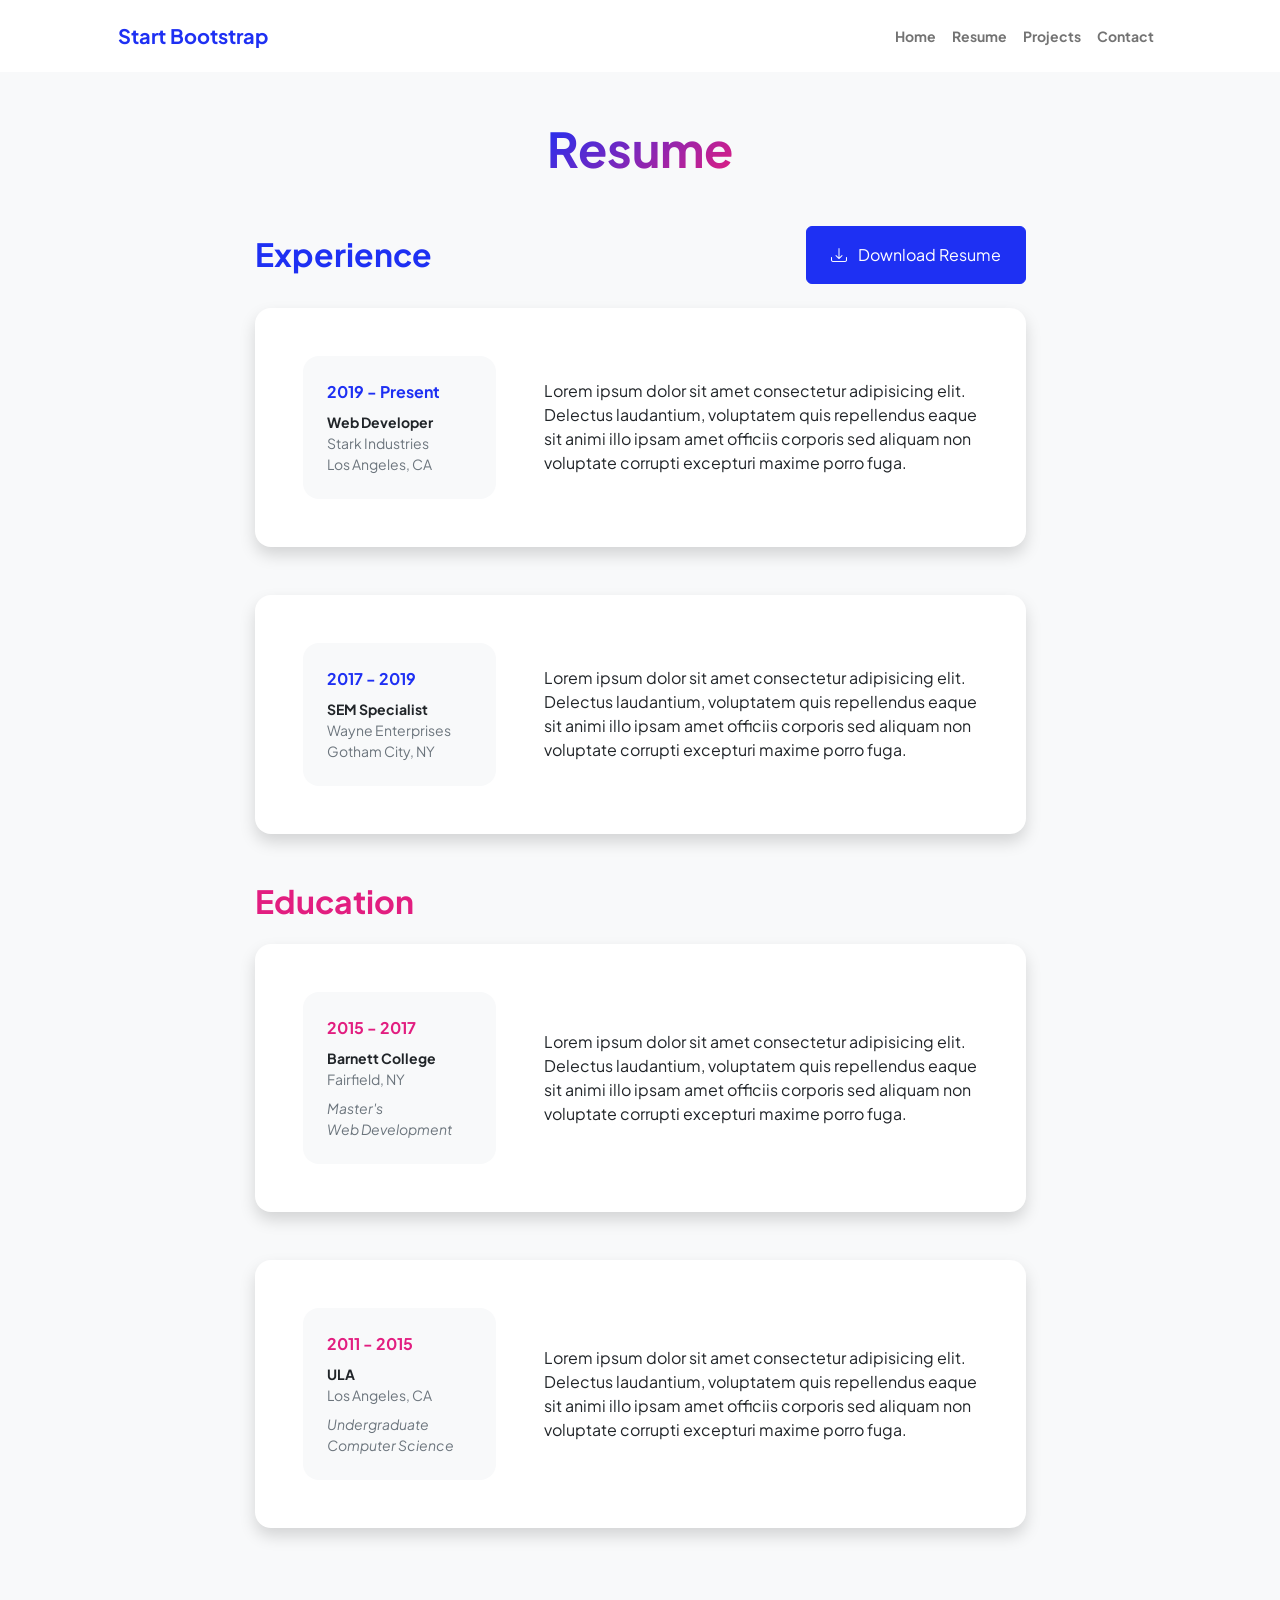
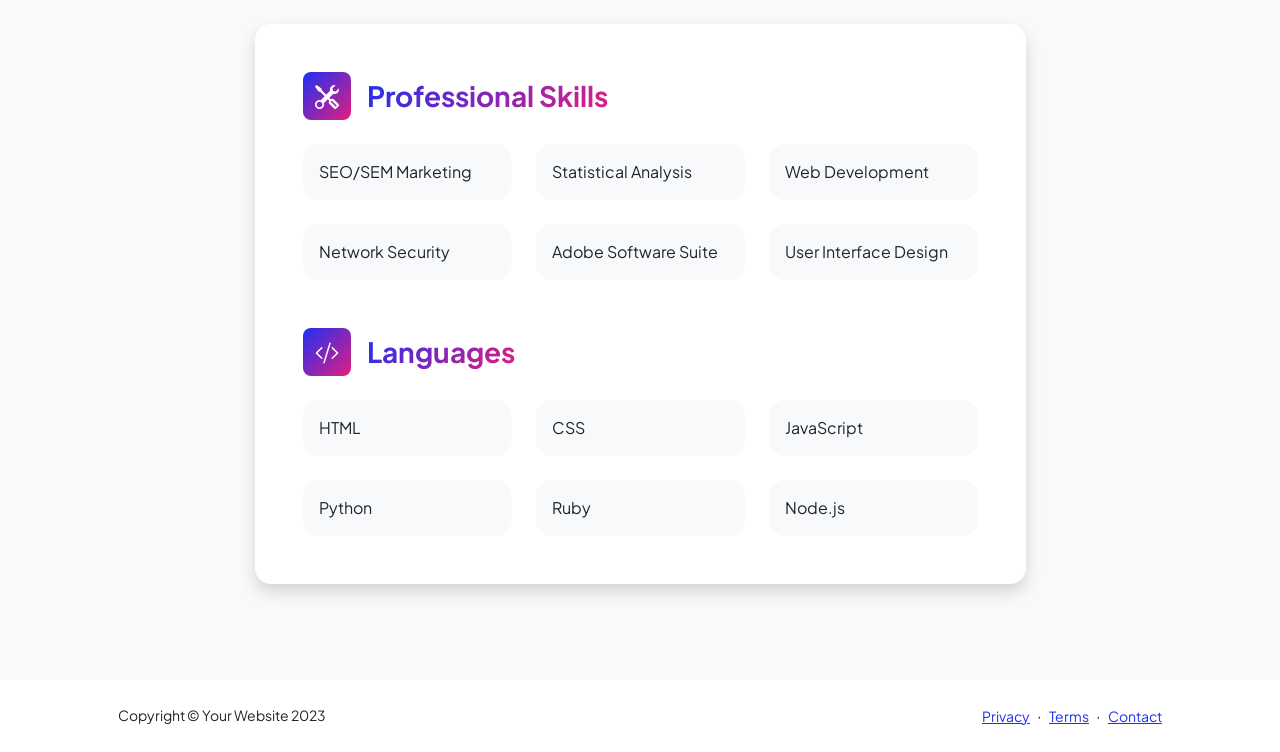
<file: about.html>
<!DOCTYPE html>
<html lang="en">
    <head>
        <meta charset="utf-8" />
        <meta name="viewport" content="width=device-width, initial-scale=1, shrink-to-fit=no" />
        <meta name="description" content="" />
        <meta name="author" content="" />
        <title>Personal - Start Bootstrap Template</title>
        <!-- Favicon-->
        <link rel="icon" type="image/x-icon" href="assets/favicon.ico" />
        <!-- Custom Google font-->
        <link rel="preconnect" href="https://fonts.googleapis.com" />
        <link rel="preconnect" href="https://fonts.gstatic.com" crossorigin />
        <link href="https://fonts.googleapis.com/css2?family=Plus+Jakarta+Sans:wght@100;200;300;400;500;600;700;800;900&amp;display=swap" rel="stylesheet" />
        <!-- Bootstrap icons-->
        <link href="https://cdn.jsdelivr.net/npm/bootstrap-icons@1.8.1/font/bootstrap-icons.css" rel="stylesheet" />
        <!-- Core theme CSS (includes Bootstrap)-->
        <link href="css/styles.css" rel="stylesheet" />
    </head>
    <body class="d-flex flex-column h-100 bg-light">
        <main class="flex-shrink-0">
            <!-- Navigation-->
            <nav class="navbar navbar-expand-lg navbar-light bg-white py-3">
                <div class="container px-5">
                    <a class="navbar-brand" href="index.html"><span class="fw-bolder text-primary">Start Bootstrap</span></a>
                    <button class="navbar-toggler" type="button" data-bs-toggle="collapse" data-bs-target="#navbarSupportedContent" aria-controls="navbarSupportedContent" aria-expanded="false" aria-label="Toggle navigation"><span class="navbar-toggler-icon"></span></button>
                    <div class="collapse navbar-collapse" id="navbarSupportedContent">
                        <ul class="navbar-nav ms-auto mb-2 mb-lg-0 small fw-bolder">
                            <li class="nav-item"><a class="nav-link" href="index.html">Home</a></li>
                            <li class="nav-item"><a class="nav-link" href="resume.html">Resume</a></li>
                            <li class="nav-item"><a class="nav-link" href="projects.html">Projects</a></li>
                            <li class="nav-item"><a class="nav-link" href="contact.html">Contact</a></li>
                        </ul>
                    </div>
                </div>
            </nav>

            <!-- Page Content-->
            <div class="container px-5 my-5">
                <div class="text-center mb-5">
                    <h1 class="display-5 fw-bolder mb-0"><span class="text-gradient d-inline">Resume</span></h1>
                </div>
                <div class="row gx-5 justify-content-center">
                    <div class="col-lg-11 col-xl-9 col-xxl-8">
                        <!-- Experience Section-->
                        <section>
                            <div class="d-flex align-items-center justify-content-between mb-4">
                                <h2 class="text-primary fw-bolder mb-0">Experience</h2>
                                <!-- Download resume button-->
                                <!-- Note: Set the link href target to a PDF file within your project-->
                                <a class="btn btn-primary px-4 py-3" href="#!">
                                    <div class="d-inline-block bi bi-download me-2"></div>
                                    Download Resume
                                </a>
                            </div>
                            <!-- Experience Card 1-->
                            <div class="card shadow border-0 rounded-4 mb-5">
                                <div class="card-body p-5">
                                    <div class="row align-items-center gx-5">
                                        <div class="col text-center text-lg-start mb-4 mb-lg-0">
                                            <div class="bg-light p-4 rounded-4">
                                                <div class="text-primary fw-bolder mb-2">2019 - Present</div>
                                                <div class="small fw-bolder">Web Developer</div>
                                                <div class="small text-muted">Stark Industries</div>
                                                <div class="small text-muted">Los Angeles, CA</div>
                                            </div>
                                        </div>
                                        <div class="col-lg-8"><div>Lorem ipsum dolor sit amet consectetur adipisicing elit. Delectus laudantium, voluptatem quis repellendus eaque sit animi illo ipsam amet officiis corporis sed aliquam non voluptate corrupti excepturi maxime porro fuga.</div></div>
                                    </div>
                                </div>
                            </div>
                            <!-- Experience Card 2-->
                            <div class="card shadow border-0 rounded-4 mb-5">
                                <div class="card-body p-5">
                                    <div class="row align-items-center gx-5">
                                        <div class="col text-center text-lg-start mb-4 mb-lg-0">
                                            <div class="bg-light p-4 rounded-4">
                                                <div class="text-primary fw-bolder mb-2">2017 - 2019</div>
                                                <div class="small fw-bolder">SEM Specialist</div>
                                                <div class="small text-muted">Wayne Enterprises</div>
                                                <div class="small text-muted">Gotham City, NY</div>
                                            </div>
                                        </div>
                                        <div class="col-lg-8"><div>Lorem ipsum dolor sit amet consectetur adipisicing elit. Delectus laudantium, voluptatem quis repellendus eaque sit animi illo ipsam amet officiis corporis sed aliquam non voluptate corrupti excepturi maxime porro fuga.</div></div>
                                    </div>
                                </div>
                            </div>
                        </section>
                        <!-- Education Section-->
                        <section>
                            <h2 class="text-secondary fw-bolder mb-4">Education</h2>
                            <!-- Education Card 1-->
                            <div class="card shadow border-0 rounded-4 mb-5">
                                <div class="card-body p-5">
                                    <div class="row align-items-center gx-5">
                                        <div class="col text-center text-lg-start mb-4 mb-lg-0">
                                            <div class="bg-light p-4 rounded-4">
                                                <div class="text-secondary fw-bolder mb-2">2015 - 2017</div>
                                                <div class="mb-2">
                                                    <div class="small fw-bolder">Barnett College</div>
                                                    <div class="small text-muted">Fairfield, NY</div>
                                                </div>
                                                <div class="fst-italic">
                                                    <div class="small text-muted">Master's</div>
                                                    <div class="small text-muted">Web Development</div>
                                                </div>
                                            </div>
                                        </div>
                                        <div class="col-lg-8"><div>Lorem ipsum dolor sit amet consectetur adipisicing elit. Delectus laudantium, voluptatem quis repellendus eaque sit animi illo ipsam amet officiis corporis sed aliquam non voluptate corrupti excepturi maxime porro fuga.</div></div>
                                    </div>
                                </div>
                            </div>
                            <!-- Education Card 2-->
                            <div class="card shadow border-0 rounded-4 mb-5">
                                <div class="card-body p-5">
                                    <div class="row align-items-center gx-5">
                                        <div class="col text-center text-lg-start mb-4 mb-lg-0">
                                            <div class="bg-light p-4 rounded-4">
                                                <div class="text-secondary fw-bolder mb-2">2011 - 2015</div>
                                                <div class="mb-2">
                                                    <div class="small fw-bolder">ULA</div>
                                                    <div class="small text-muted">Los Angeles, CA</div>
                                                </div>
                                                <div class="fst-italic">
                                                    <div class="small text-muted">Undergraduate</div>
                                                    <div class="small text-muted">Computer Science</div>
                                                </div>
                                            </div>
                                        </div>
                                        <div class="col-lg-8"><div>Lorem ipsum dolor sit amet consectetur adipisicing elit. Delectus laudantium, voluptatem quis repellendus eaque sit animi illo ipsam amet officiis corporis sed aliquam non voluptate corrupti excepturi maxime porro fuga.</div></div>
                                    </div>
                                </div>
                            </div>
                        </section>
                        <!-- Divider-->
                        <div class="pb-5"></div>
                        <!-- Skills Section-->
                        <section>
                            <!-- Skillset Card-->
                            <div class="card shadow border-0 rounded-4 mb-5">
                                <div class="card-body p-5">
                                    <!-- Professional skills list-->
                                    <div class="mb-5">
                                        <div class="d-flex align-items-center mb-4">
                                            <div class="feature bg-primary bg-gradient-primary-to-secondary text-white rounded-3 me-3"><i class="bi bi-tools"></i></div>
                                            <h3 class="fw-bolder mb-0"><span class="text-gradient d-inline">Professional Skills</span></h3>
                                        </div>
                                        <div class="row row-cols-1 row-cols-md-3 mb-4">
                                            <div class="col mb-4 mb-md-0"><div class="d-flex align-items-center bg-light rounded-4 p-3 h-100">SEO/SEM Marketing</div></div>
                                            <div class="col mb-4 mb-md-0"><div class="d-flex align-items-center bg-light rounded-4 p-3 h-100">Statistical Analysis</div></div>
                                            <div class="col"><div class="d-flex align-items-center bg-light rounded-4 p-3 h-100">Web Development</div></div>
                                        </div>
                                        <div class="row row-cols-1 row-cols-md-3">
                                            <div class="col mb-4 mb-md-0"><div class="d-flex align-items-center bg-light rounded-4 p-3 h-100">Network Security</div></div>
                                            <div class="col mb-4 mb-md-0"><div class="d-flex align-items-center bg-light rounded-4 p-3 h-100">Adobe Software Suite</div></div>
                                            <div class="col"><div class="d-flex align-items-center bg-light rounded-4 p-3 h-100">User Interface Design</div></div>
                                        </div>
                                    </div>
                                    <!-- Languages list-->
                                    <div class="mb-0">
                                        <div class="d-flex align-items-center mb-4">
                                            <div class="feature bg-primary bg-gradient-primary-to-secondary text-white rounded-3 me-3"><i class="bi bi-code-slash"></i></div>
                                            <h3 class="fw-bolder mb-0"><span class="text-gradient d-inline">Languages</span></h3>
                                        </div>
                                        <div class="row row-cols-1 row-cols-md-3 mb-4">
                                            <div class="col mb-4 mb-md-0"><div class="d-flex align-items-center bg-light rounded-4 p-3 h-100">HTML</div></div>
                                            <div class="col mb-4 mb-md-0"><div class="d-flex align-items-center bg-light rounded-4 p-3 h-100">CSS</div></div>
                                            <div class="col"><div class="d-flex align-items-center bg-light rounded-4 p-3 h-100">JavaScript</div></div>
                                        </div>
                                        <div class="row row-cols-1 row-cols-md-3">
                                            <div class="col mb-4 mb-md-0"><div class="d-flex align-items-center bg-light rounded-4 p-3 h-100">Python</div></div>
                                            <div class="col mb-4 mb-md-0"><div class="d-flex align-items-center bg-light rounded-4 p-3 h-100">Ruby</div></div>
                                            <div class="col"><div class="d-flex align-items-center bg-light rounded-4 p-3 h-100">Node.js</div></div>
                                        </div>
                                    </div>
                                </div>
                            </div>
                        </section>
                    </div>
                </div>
            </div>
            
        </main>
        <!-- Footer-->
        <footer class="bg-white py-4 mt-auto">
            <div class="container px-5">
                <div class="row align-items-center justify-content-between flex-column flex-sm-row">
                    <div class="col-auto"><div class="small m-0">Copyright &copy; Your Website 2023</div></div>
                    <div class="col-auto">
                        <a class="small" href="#!">Privacy</a>
                        <span class="mx-1">&middot;</span>
                        <a class="small" href="#!">Terms</a>
                        <span class="mx-1">&middot;</span>
                        <a class="small" href="#!">Contact</a>
                    </div>
                </div>
            </div>
        </footer>
        <!-- Bootstrap core JS-->
        <script src="https://cdn.jsdelivr.net/npm/bootstrap@5.2.3/dist/js/bootstrap.bundle.min.js"></script>
        <!-- Core theme JS-->
        <script src="js/scripts.js"></script>
    </body>
</html>
</file>
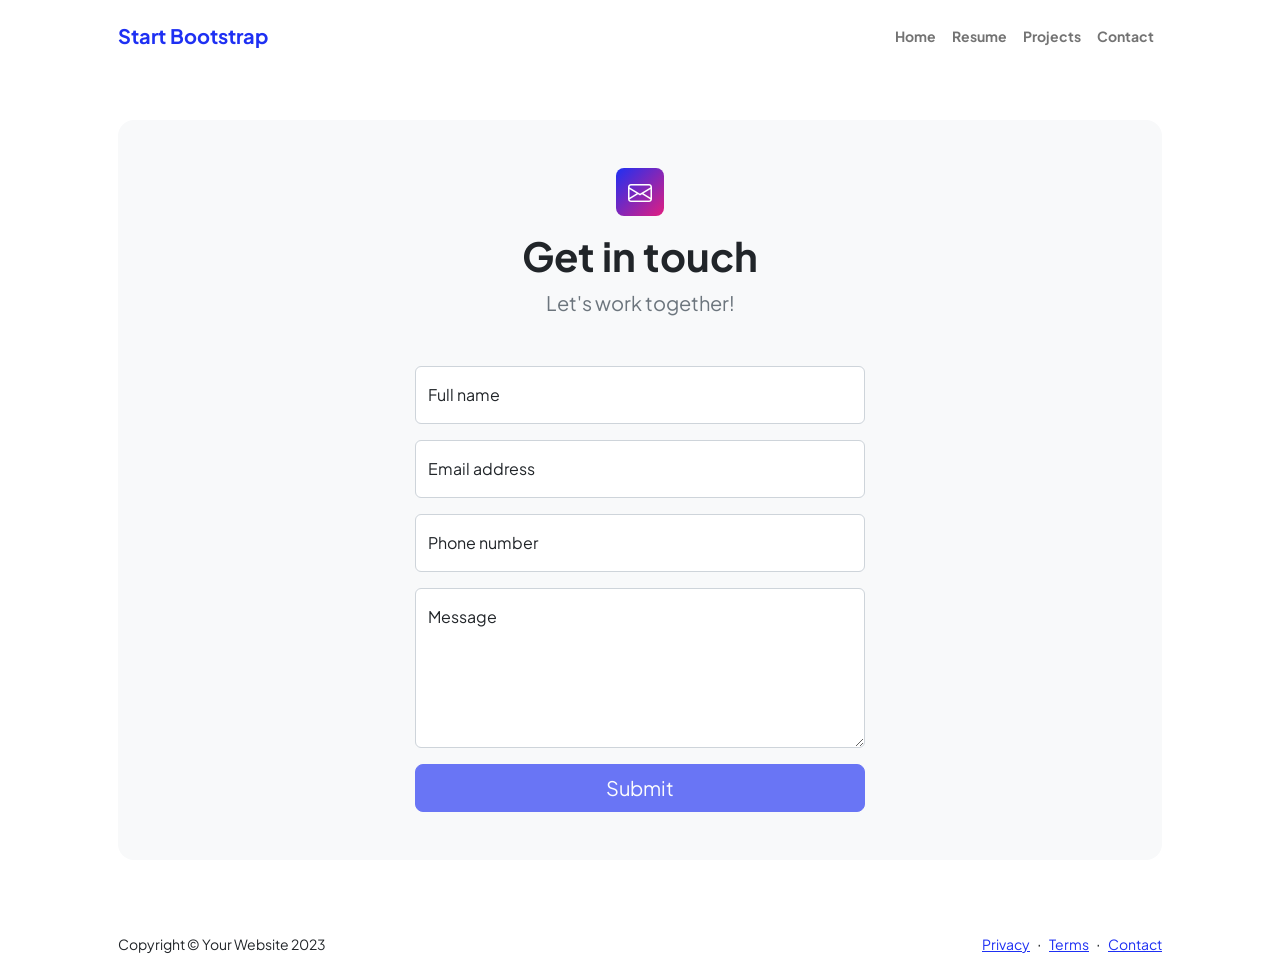
<file: contact.html>
<!DOCTYPE html>
<html lang="en">
    <head>
        <meta charset="utf-8" />
        <meta name="viewport" content="width=device-width, initial-scale=1, shrink-to-fit=no" />
        <meta name="description" content />
        <meta name="author" content />
        <title>Modern Business - Start Bootstrap Template</title>
        <!-- Favicon-->
        <link rel="icon" type="image/x-icon" href="assets/favicon.ico" />
        <!-- Custom Google font-->
        <link rel="preconnect" href="https://fonts.googleapis.com" />
        <link rel="preconnect" href="https://fonts.gstatic.com" crossorigin />
        <link href="https://fonts.googleapis.com/css2?family=Plus+Jakarta+Sans:wght@100;200;300;400;500;600;700;800;900&amp;display=swap" rel="stylesheet" />
        <!-- Bootstrap icons-->
        <link href="https://cdn.jsdelivr.net/npm/bootstrap-icons@1.8.1/font/bootstrap-icons.css" rel="stylesheet" />
        <!-- Core theme CSS (includes Bootstrap)-->
        <link href="css/styles.css" rel="stylesheet" />
    </head>
    <body class="d-flex flex-column">
        <main class="flex-shrink-0">
            <!-- Navigation-->
            <nav class="navbar navbar-expand-lg navbar-light bg-white py-3">
                <div class="container px-5">
                    <a class="navbar-brand" href="index.html"><span class="fw-bolder text-primary">Start Bootstrap</span></a>
                    <button class="navbar-toggler" type="button" data-bs-toggle="collapse" data-bs-target="#navbarSupportedContent" aria-controls="navbarSupportedContent" aria-expanded="false" aria-label="Toggle navigation"><span class="navbar-toggler-icon"></span></button>
                    <div class="collapse navbar-collapse" id="navbarSupportedContent">
                        <ul class="navbar-nav ms-auto mb-2 mb-lg-0 small fw-bolder">
                            <li class="nav-item"><a class="nav-link" href="index.html">Home</a></li>
                            <li class="nav-item"><a class="nav-link" href="resume.html">Resume</a></li>
                            <li class="nav-item"><a class="nav-link" href="projects.html">Projects</a></li>
                            <li class="nav-item"><a class="nav-link" href="contact.html">Contact</a></li>
                        </ul>
                    </div>
                </div>
            </nav>

            <!-- Page content-->
            <section class="py-5">
                <div class="container px-5">
                    <!-- Contact form-->
                    <div class="bg-light rounded-4 py-5 px-4 px-md-5">
                        <div class="text-center mb-5">
                            <div class="feature bg-primary bg-gradient-primary-to-secondary text-white rounded-3 mb-3"><i class="bi bi-envelope"></i></div>
                            <h1 class="fw-bolder">Get in touch</h1>
                            <p class="lead fw-normal text-muted mb-0">Let's work together!</p>
                        </div>
                        <div class="row gx-5 justify-content-center">
                            <div class="col-lg-8 col-xl-6">
                                <!-- * * * * * * * * * * * * * * *-->
                                <!-- * * SB Forms Contact Form * *-->
                                <!-- * * * * * * * * * * * * * * *-->
                                <!-- This form is pre-integrated with SB Forms.-->
                                <!-- To make this form functional, sign up at-->
                                <!-- https://startbootstrap.com/solution/contact-forms-->
                                <!-- to get an API token!-->
                                <form id="contactForm" data-sb-form-api-token="API_TOKEN">
                                    <!-- Name input-->
                                    <div class="form-floating mb-3">
                                        <input class="form-control" id="name" type="text" placeholder="Enter your name..." data-sb-validations="required" />
                                        <label for="name">Full name</label>
                                        <div class="invalid-feedback" data-sb-feedback="name:required">A name is required.</div>
                                    </div>
                                    <!-- Email address input-->
                                    <div class="form-floating mb-3">
                                        <input class="form-control" id="email" type="email" placeholder="name@example.com" data-sb-validations="required,email" />
                                        <label for="email">Email address</label>
                                        <div class="invalid-feedback" data-sb-feedback="email:required">An email is required.</div>
                                        <div class="invalid-feedback" data-sb-feedback="email:email">Email is not valid.</div>
                                    </div>
                                    <!-- Phone number input-->
                                    <div class="form-floating mb-3">
                                        <input class="form-control" id="phone" type="tel" placeholder="(123) 456-7890" data-sb-validations="required" />
                                        <label for="phone">Phone number</label>
                                        <div class="invalid-feedback" data-sb-feedback="phone:required">A phone number is required.</div>
                                    </div>
                                    <!-- Message input-->
                                    <div class="form-floating mb-3">
                                        <textarea class="form-control" id="message" type="text" placeholder="Enter your message here..." style="height: 10rem" data-sb-validations="required"></textarea>
                                        <label for="message">Message</label>
                                        <div class="invalid-feedback" data-sb-feedback="message:required">A message is required.</div>
                                    </div>
                                    <!-- Submit success message-->
                                    <!---->
                                    <!-- This is what your users will see when the form-->
                                    <!-- has successfully submitted-->
                                    <div class="d-none" id="submitSuccessMessage">
                                        <div class="text-center mb-3">
                                            <div class="fw-bolder">Form submission successful!</div>
                                            To activate this form, sign up at
                                            <br />
                                            <a href="https://startbootstrap.com/solution/contact-forms">https://startbootstrap.com/solution/contact-forms</a>
                                        </div>
                                    </div>
                                    <!-- Submit error message-->
                                    <!---->
                                    <!-- This is what your users will see when there is-->
                                    <!-- an error submitting the form-->
                                    <div class="d-none" id="submitErrorMessage"><div class="text-center text-danger mb-3">Error sending message!</div></div>
                                    <!-- Submit Button-->
                                    <div class="d-grid"><button class="btn btn-primary btn-lg disabled" id="submitButton" type="submit">Submit</button></div>
                                </form>
                            </div>
                        </div>
                    </div>
                </div>
            </section>
            
        </main>
        <!-- Footer-->
        <footer class="bg-white py-4 mt-auto">
            <div class="container px-5">
                <div class="row align-items-center justify-content-between flex-column flex-sm-row">
                    <div class="col-auto"><div class="small m-0">Copyright &copy; Your Website 2023</div></div>
                    <div class="col-auto">
                        <a class="small" href="#!">Privacy</a>
                        <span class="mx-1">&middot;</span>
                        <a class="small" href="#!">Terms</a>
                        <span class="mx-1">&middot;</span>
                        <a class="small" href="#!">Contact</a>
                    </div>
                </div>
            </div>
        </footer>
        <!-- Bootstrap core JS-->
        <script src="https://cdn.jsdelivr.net/npm/bootstrap@5.2.3/dist/js/bootstrap.bundle.min.js"></script>
        <!-- Core theme JS-->
        <script src="js/scripts.js"></script>
        <!-- * * * * * * * * * * * * * * * * * * * * * * * * * * * * * * * * * * * * * * * *-->
        <!-- * *                               SB Forms JS                               * *-->
        <!-- * * Activate your form at https://startbootstrap.com/solution/contact-forms * *-->
        <!-- * * * * * * * * * * * * * * * * * * * * * * * * * * * * * * * * * * * * * * * *-->
        <script src="https://cdn.startbootstrap.com/sb-forms-latest.js"></script>
    </body>
</html>
</file>
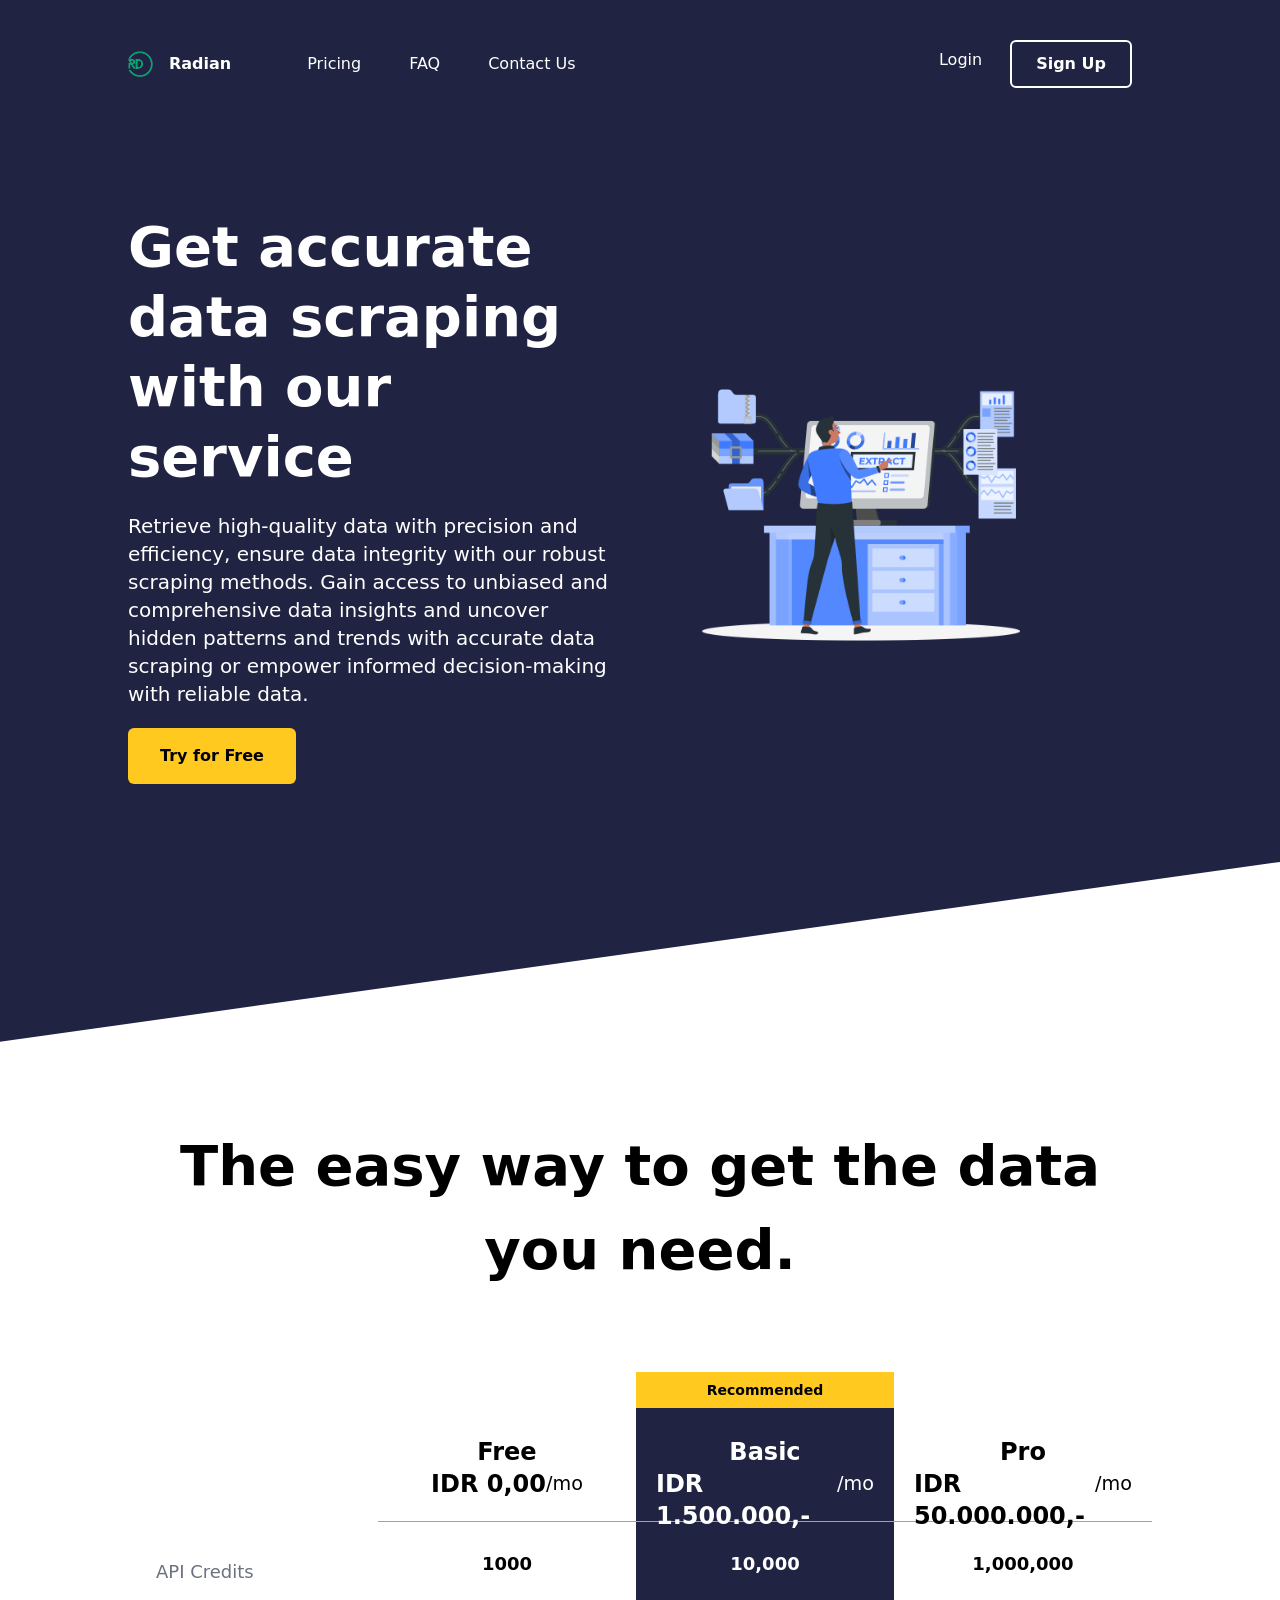
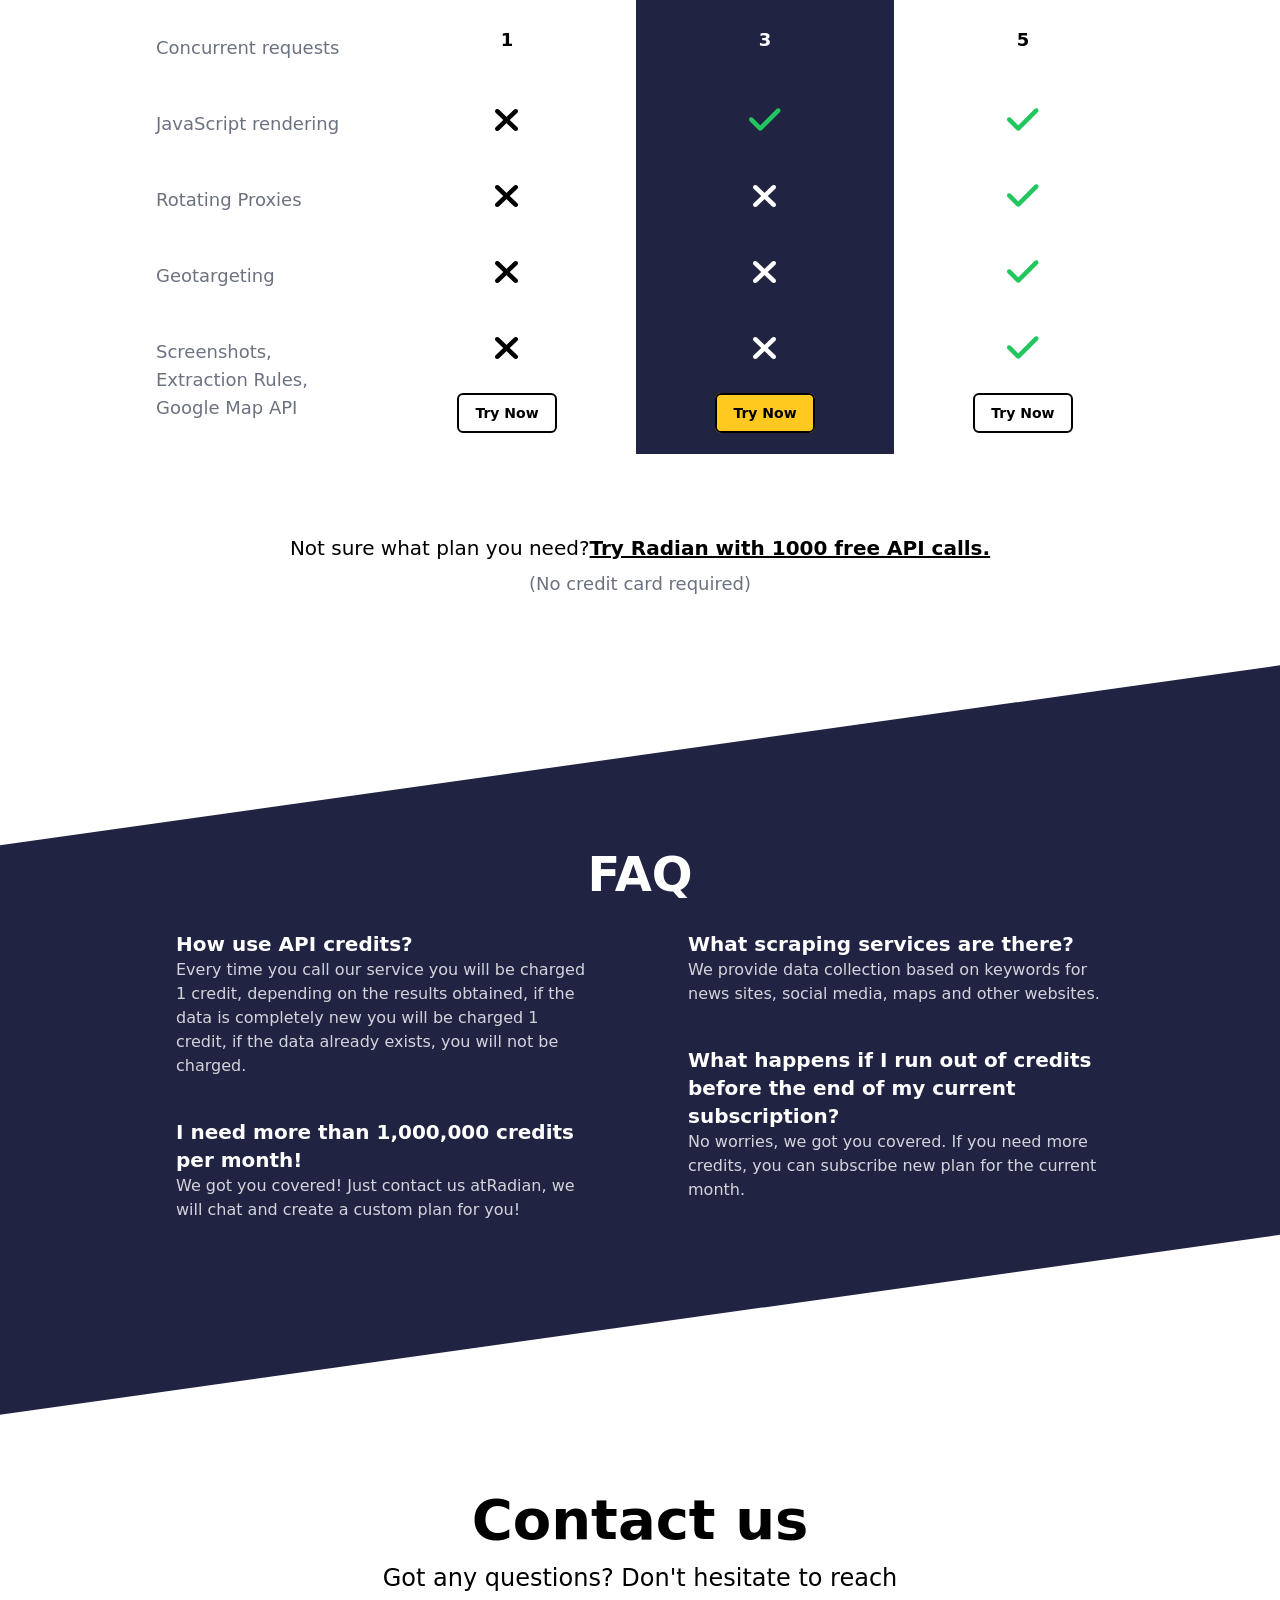
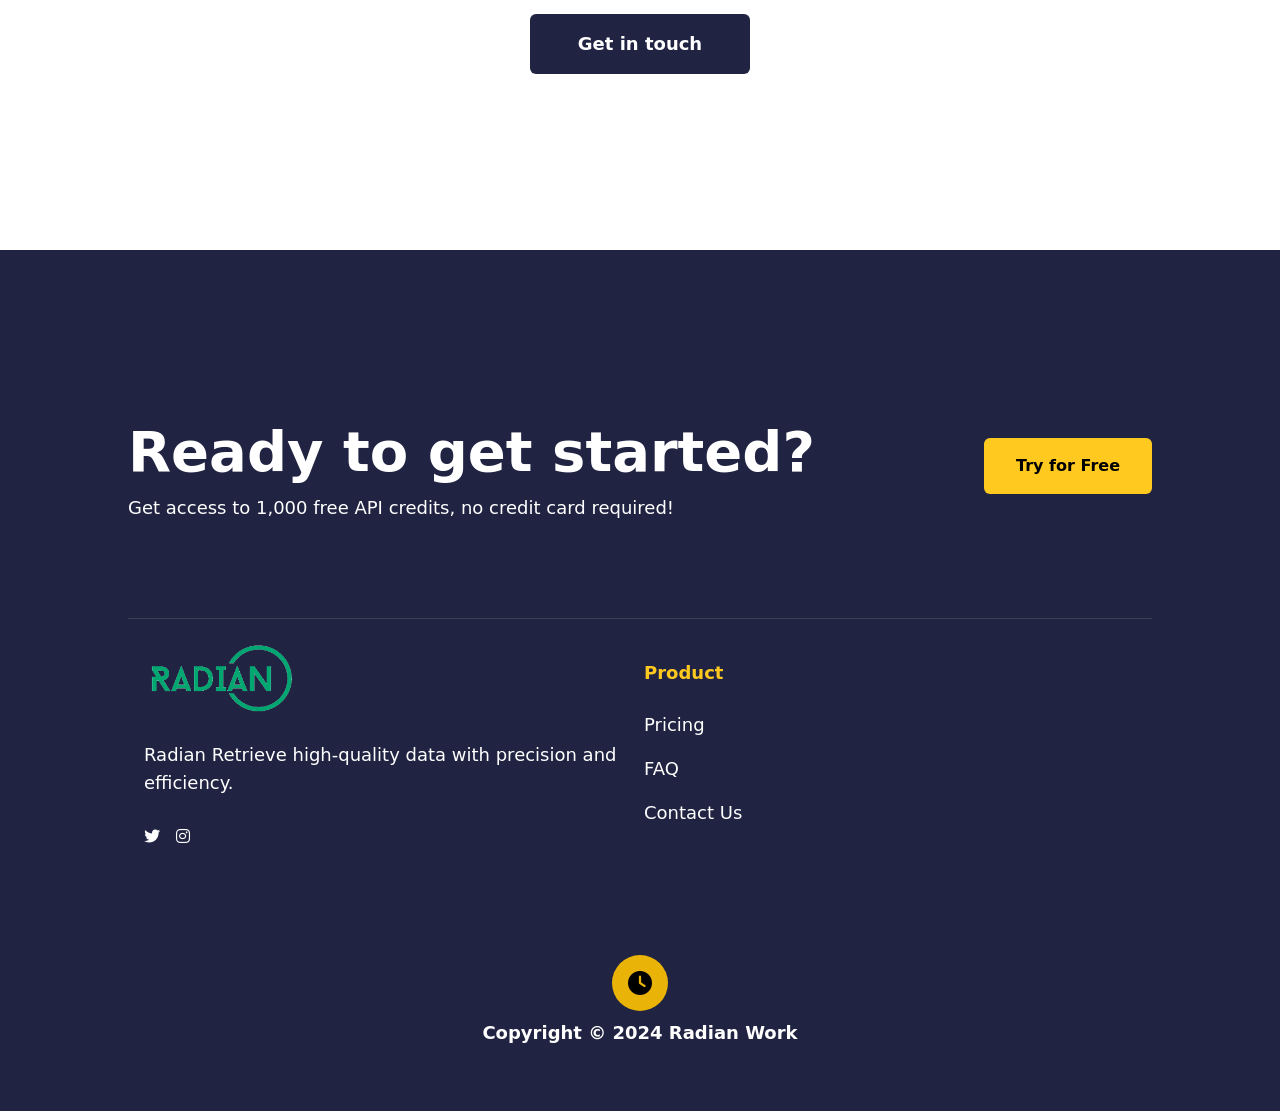
<file: index-old.html>
<!DOCTYPE html>
<html lang="en">

<head>
  <meta charset="UTF-8">
  <meta name="viewport" content="width=device-width,initial-scale=1">
  <title>Radian Work</title>
  <link rel="stylesheet" href="css/home.style.css">
  <link href="https://fonts.cdnfonts.com/css/roboto" rel="stylesheet">
  <link rel="icon" type="image/x-icon" href="images/logo-rd.png">
  <link rel="stylesheet" href="https://cdnjs.cloudflare.com/ajax/libs/font-awesome/6.4.2/css/all.min.css"
    integrity="sha512-z3gLpd7yknf1YoNbCzqRKc4qyor8gaKU1qmn+CShxbuBusANI9QpRohGBreCFkKxLhei6S9CQXFEbbKuqLg0DA=="
    crossorigin="anonymous" referrerpolicy="no-referrer">
  <style>
    html {
      scroll-behavior: smooth
    }

    .recomended .pricing-title {
      background-color: #ffc91f;
      color: #000
    }

    .recomended .btn a {
      background-color: #ffc91f;
      color: #000
    }

    .recomended .btn a:hover {
      background-color: #ffd342;
      color: #000
    }

    .recomended {
      background-color: #202442;
      color: #fff
    }

    .bg-skew-yellow-b {
      background: #202442
    }

    .bg-skew-white-b {
      background: #fff
    }

    .bg-skew-black {
      background: #202442
    }

    .bg-skew-black-t {
      background: #202442
    }

    .bg-skew-black-alt {
      background: #202442
    }

    .underline-yellow {
      background: #ffc91f
    }

    @media (min-width:1024px) {
      .bg-skew-yellow-b::after {
        content: "";
        position: absolute;
        bottom: -5%;
        left: -50%;
        right: -50%;
        top: -50%;
        transform: rotate(-8deg) skew(-8deg);
        background: #202442;
        z-index: -1
      }

      .bg-skew-white-b:after {
        content: "";
        position: absolute;
        bottom: 61px;
        left: -50%;
        right: -50%;
        top: -50%;
        transform: rotate(-8deg) skew(-8deg);
        background: #fff;
        z-index: -1
      }

      .bg-skew-black::after {
        content: "";
        position: absolute;
        bottom: 0;
        left: -50%;
        right: -50%;
        top: 0;
        transform: rotate(-8deg) skew(-8deg);
        background: #202442;
        z-index: -1
      }

      .bg-skew-black-t:after {
        content: "";
        position: absolute;
        bottom: -50%;
        left: -50%;
        right: -50%;
        top: 0;
        transform: rotate(-8deg) skew(-8deg);
        background: #202442;
        z-index: -1
      }

      .bg-skew-black-alt::after {
        content: "";
        position: absolute;
        bottom: 0;
        left: -50%;
        right: -50%;
        top: 0;
        transform: rotate(8deg) skew(8deg);
        background: #202442;
        z-index: -1
      }

      .underline-yellow::after {
        content: "";
        background: #ffc91f;
        width: 100%;
        height: 10px;
        position: absolute;
        display: inline-block;
        left: 0;
        bottom: 0
      }

      .bg-skew-black,
      .bg-skew-black-alt,
      .bg-skew-black-t,
      .bg-skew-white-b,
      .bg-skew-yellow-b,
      .underline-yellow {
        background: 0 0
      }
    }
  </style>
</head>

<body class="w-full h-auto flex-col flex justify-center items-center max-lg:bg-primary">
  <section
    class="overflow-x-clip h-screen flex flex-col relative px-[10vw] max-xl:px-5 transition-a ll duration-150 z-10 bg-skew-yellow-b mb-16 text-white">
    <nav class="w-full flex items-center max-lg:justify-between gap-10 px-0 p-2 pt-10 max-lg:pt-5 relative">
      <div class="flex justify-between items-center"><a href="#"><img src="images/logo-rd.png" alt="Radian" width="48px"
            height="48px"></a><span class="font-bold px-4">Radian</span></div>
      <div id="mobile-menu" class="absolute top-full left-0 w-full bg-white h-auto hidden flex-col text-black">
        <div class="auth flex w-full border-b border-slate-400 justify-between items-center p-5"><a
            href="https://app.radian.web.id/user/login/" class="py-2 hover:underline">Login</a><a
            href="https://app.radian.web.id/user/register/"
            class="font-bold px-6 py-2.5 border-2 border-black rounded-md hover:bg-primary hover:text-white transition-all">Sign
            Up</a></div>
        <div class="link flex gap-2 flex-col p-5"><a href="#pricing" class="hover:underline">Pricing</a><a href="#FAQ"
            class="hover:underline">FAQ</a><a href="#contact" class="hover:underline">Contact Us</a></div>
      </div>
      <div class="w-full flex items-center max-lg:justify-end justify-between px-5 max-lg:hidden">
        <div class="link flex gap-12 max-lg:hidden"><a href="#pricing" class="hover:underline">Pricing</a><a href="#FAQ"
            class="hover:underline">FAQ</a><a href="#contact" class="hover:underline">Contact Us</a></div>
        <div class="auth flex gap-5 max-lg:hidden"><a href="https://app.radian.web.id/user/login/"
            class="p-2 hover:underline">Login</a><a href="https://app.radian.web.id/user/register/"
            class="font-bold px-6 py-2.5 border-2 border-white rounded-md hover:bg-white hover:text-black transition-all">Sign
            Up</a></div>
      </div><svg class="ham hamRotate ham4 max-lg:inline-block hidden" viewBox="0 0 100 100" width="80"
        onclick='this.classList.toggle("active")' id="hamburgerBtn">
        <path class="line top" d="m 70,33 h -40 c 0,0 -8.5,-0.149796 -8.5,8.5 0,8.649796 8.5,8.5 8.5,8.5 h 20 v -20" />
        <path class="line middle" d="m 70,50 h -40" />
        <path class="line bottom"
          d="m 30,67 h 40 c 0,0 8.5,0.149796 8.5,-8.5 0,-8.649796 -8.5,-8.5 -8.5,-8.5 h -20 v 20" />
      </svg>
    </nav>
    <main class="w-full h-full grid grid-cols-2 max-lg:grid-cols-1 gap-10 items-center">
      <div class="title flex flex-col gap-5 justify-start items-start">
        <h1 class="text-6xl max-lg:text-5xl font-bold leading-tight">Get accurate data scraping with our service</h1>
        <p class="text-xl max-lg:text-lg">Retrieve high-quality data with precision and efficiency, ensure data
          integrity with our robust scraping methods. Gain access to unbiased and comprehensive data insights and
          uncover hidden patterns and trends with accurate data scraping or empower informed decision-making with
          reliable data.</p><a href="https://app.radian.web.id/user/register/"
          class="bg-buttton text-black font-bold px-8 py-4 rounded-md hover:bg-slate-800 transition-all duration-150">Try
          for Free</a>
      </div>
      <div class="sticker w-full max-lg:hidden"><img src="images/extract-min.png" alt="Sticker Here" class="w-10/12">
      </div>
    </main>
  </section>
  <section class="w-full h-auto bg-white px-[10vw] max-lg:px-0 py-40" id="pricing">
    <div class="text-center text-gray-200 mb-20">
      <h3 class="text-black font-bold text-6xl max-lg:text-3xl mb-15 leading-normal max-lg:leading-loose">The easy way
        to get the data you need.</h3>
    </div>
    <div class="overflow-auto md:overflow-visible mb-20">
      <div class="w-full flex justify-center max-lg:justify-normal min-w-[750px] text-lg">
        <div class="w-[250px] p-2 flex flex-col gap-5 text-gray-500">
          <div class="w-full h-[150px] relative">
            <div class="px-5 pt-16 pb-5 items-center justify-end flex-col w-full flex"></div>
          </div>
          <div class="w-full px-5 py-2 h-14">API Credits</div>
          <div class="w-full px-5 py-2 h-14">Concurrent requests</div>
          <div class="w-full px-5 py-2 h-14">JavaScript rendering</div>
          <div class="w-full px-5 py-2 h-14">Rotating Proxies</div>
          <div class="w-full px-5 py-2 h-14">Geotargeting</div>
          <div class="w-full px-5 py-2 h-14">Screenshots, Extraction Rules, Google Map API</div>
        </div>
        <div class="flex-1 overflow-hidden">
          <div class="flex">
            <div class="w-1/3 flex flex-col gap-5">
              <div class="w-full h-[150px] relative border-b border-gray-400">
                <h1 class="text-center px-5 py-2 text-sm font-semibold pricing-title absolute top-0 left-0 w-full"></h1>
                <div class="px-5 pt-16 pb-5 items-center justify-end flex-col w-full flex">
                  <h1 class="text-2xl font-semibold">Free</h1><span class="flex text-2xl"><strong
                      class="font-semibold">IDR 0,00</strong><small>/mo</small></span>
                </div>
              </div>
              <div class="w-full text-center px-5 py-2 h-14 font-semibold">1000</div>
              <div class="w-full text-center px-5 py-2 h-14 font-semibold">1</div>
              <div class="w-full text-center px-5 py-2 h-14 font-semibold"><i class="fa fa-times text-4xl text-danger"
                  aria-hidden="true"></i></div>
              <div class="w-full text-center px-5 py-2 h-14 font-semibold"><i class="fa fa-times text-4xl text-danger"
                  aria-hidden="true"></i></div>
              <div class="w-full text-center px-5 py-2 h-14 font-semibold"><i class="fa fa-times text-4xl text-danger"
                  aria-hidden="true"></i></div>
              <div class="w-full text-center px-5 py-2 h-14 font-semibold"><i class="fa fa-times text-4xl text-danger"
                  aria-hidden="true"></i></div>
              <div class="w-full text-center h-14 font-semibold btn"><a
                  href="https://app.radian.web.id/user/register/?plan=free"
                  class="font-semibold text-sm xl:px-12 px-4 py-2.5 border-2 border-black rounded-md hover:bg-primary hover:text-white transition-all">Try
                  Now</a></div>
            </div>
            <div class="w-1/3 flex flex-col gap-5 recomended">
              <div class="w-full h-[150px] relative border-b border-gray-400">
                <h1 class="text-center px-5 py-2 text-sm font-semibold pricing-title absolute top-0 left-0 w-full">
                  Recommended</h1>
                <div class="px-5 pt-16 pb-5 items-center justify-end flex-col w-full flex">
                  <h1 class="text-2xl font-semibold">Basic</h1><span class="flex text-2xl"><strong
                      class="font-semibold">IDR 1.500.000,-</strong><small>/mo</small></span>
                </div>
              </div>
              <div class="w-full text-center px-5 py-2 h-14 font-semibold">10,000</div>
              <div class="w-full text-center px-5 py-2 h-14 font-semibold">3</div>
              <div class="w-full text-center px-5 py-2 h-14 font-semibold"><i
                  class="fa fa-check text-4xl text-green-500" aria-hidden="true"></i></div>
              <div class="w-full text-center px-5 py-2 h-14 font-semibold"><i class="fa fa-times text-4xl text-danger"
                  aria-hidden="true"></i></div>
              <div class="w-full text-center px-5 py-2 h-14 font-semibold"><i class="fa fa-times text-4xl text-danger"
                  aria-hidden="true"></i></div>
              <div class="w-full text-center px-5 py-2 h-14 font-semibold"><i class="fa fa-times text-4xl text-danger"
                  aria-hidden="true"></i></div>
              <div class="w-full text-center h-14 font-semibold btn"><a
                  href="https://app.radian.web.id/user/register/?plan=basic"
                  class="font-semibold text-sm xl:px-12 px-4 py-2.5 border-2 border-black rounded-md hover:bg-primary hover:text-white transition-all">Try
                  Now</a></div>
            </div>
            <div class="w-1/3 flex flex-col gap-5">
              <div class="w-full h-[150px] relative border-b border-gray-400">
                <h1 class="text-center px-5 py-2 text-sm font-semibold pricing-title absolute top-0 left-0 w-full"></h1>
                <div class="px-5 pt-16 pb-5 items-center justify-end flex-col w-full flex">
                  <h1 class="text-2xl font-semibold">Pro</h1><span class="flex text-2xl"><strong
                      class="font-semibold">IDR 50.000.000,-</strong><small>/mo</small></span>
                </div>
              </div>
              <div class="w-full text-center px-5 py-2 h-14 font-semibold">1,000,000</div>
              <div class="w-full text-center px-5 py-2 h-14 font-semibold">5</div>
              <div class="w-full text-center px-5 py-2 h-14 font-semibold"><i
                  class="fa fa-check text-4xl text-green-500" aria-hidden="true"></i></div>
              <div class="w-full text-center px-5 py-2 h-14 font-semibold"><i
                  class="fa fa-check text-4xl text-green-500" aria-hidden="true"></i></div>
              <div class="w-full text-center px-5 py-2 h-14 font-semibold"><i
                  class="fa fa-check text-4xl text-green-500" aria-hidden="true"></i></div>
              <div class="w-full text-center px-5 py-2 h-14 font-semibold"><i
                  class="fa fa-check text-4xl text-green-500" aria-hidden="true"></i></div>
              <div class="w-full text-center h-14 font-semibold btn"><a
                  href="https://app.radian.web.id/user/register/?plan=pro"
                  class="font-semibold text-sm xl:px-12 px-4 py-2.5 border-2 border-black rounded-md hover:bg-primary hover:text-white transition-all">Try
                  Now</a></div>
            </div>
          </div>
        </div>
      </div>
    </div>
    <div class="text-center">
      <p class="text-xl mb-2">Not sure what plan you need?<a href="https://app.radian.web.id/user/register/?plan=free"
          class="font-bold underline">Try Radian with 1000 free API calls.</a></p>
      <p class="text-lg text-gray-500">(No credit card required)</p>
    </div>
  </section>
  <section id="FAQ"
    class="w-full p-20 max-lg:h-auto text-white flex-col bg-white px-[10vw] max-lg:px-0 bg-skew-black relative z-10 overflow-x-clip flex justify-center items-center">
    <h1 class="text-5.5xl text-white font-bold">FAQ</h1>
    <div class="flex flex-wrap max-lg:flex-col">
      <div class="w-1/2 max-lg:w-full h-full flex flex-col px-12">
        <div class="py-5"><strong class="block text-xl">How use API credits?</strong><span
            class="block text-gray-300">Every time you call our service you will be charged 1 credit, depending on the
            results obtained, if the data is completely new you will be charged 1 credit, if the data already exists,
            you will not be charged.</span></div>
        <div class="py-5"><strong class="block text-xl">I need more than 1,000,000 credits per month!</strong><span
            class="block text-gray-300">We got you covered! Just contact us at<a
              href="mailto:buRadianapp@gmail.com">Radian</a>, we will chat and create a custom plan for you!</span>
        </div>
      </div>
      <div class="w-1/2 max-lg:w-full h-full flex flex-col px-12">
        <div class="py-5"><strong class="block text-xl">What scraping services are there?</strong><span
            class="block leading-a50 text-gray-300">We provide data collection based on keywords for news sites, social
            media, maps and other websites.</span></div>
        <div class="py-5"><strong class="block text-xl">What happens if I run out of credits before the end of my
            current subscription?</strong><span class="block leading-a50 text-gray-300">No worries, we got you covered.
            If you need more credits, you can subscribe new plan for the current month.</span></div>
      </div>
    </div>
  </section>
  <section class="w-full h-auto bg-white px-[10vw] max-lg:px-5 py-40" id="contact">
    <div class="w-full h-52 flex justify-center items-center flex-col">
      <h1 class="font-bold text-6xl">Contact us</h1><span class="text-2xl">Got any questions? Don't hesitate to
        reach</span><a href="mailto:heyradian@gmail.com"
        class="my-5 px-12 py-4 bg-primary text-white rounded-md font-bold text-lg">Get in touch</a>
    </div>
  </section>
  <footer class="w-full px-[10vw] flex flex-wrap bg-primary text-white">
    <div
      class="w-full pb-24 pt-40 flex items-center max-lg:flex-col max-lg:text-center max-lg:gap-5 justify-between border-b-[0.4px] border-gray-700">
      <div>
        <h1 class="text-6xl max-lg:text-4xl font-bold">Ready to get started?</h1><span
          class="text-lg max-lg:text-sm">Get access to 1,000 free API credits, no credit card required!</span>
      </div><a href="https://app.radian.web.id/user/register/?plan=free"
        class="bg-buttton text-black font-bold px-8 py-4 rounded-md hover:bg-slate-800 transition-all duration-150">Try
        for Free</a>
    </div>
    <div class="mx-auto w-full max-w-screen-xl">
      <div class="grid grid-cols-2 max-lg:grid-cols-1 max-lg:text-center gap-2 px-4 py-6 lg:py-8 md:grid-cols-4">
        <div class="flex flex-col gap-2 row-span-6 max-lg:items-center"><img src="images/logo.png" alt=""
            width="150px"><span class="text-lg my-5">Radian Retrieve high-quality data with precision and
            efficiency.</span>
          <div class="flex gap-4">
            <a href="https://x.com/RadianWork" class="hover:text-secondary" target="_blank"><i
                class="fa-brands fa-twitter"></i></a>
                <a href="https://www.instagram.com/radianworkid/"
              class="hover:text-secondary" target="_blank"><i class="fa-brands fa-instagram"></i></a></div>
        </div>
        <div></div>
        <div></div>
        <div>
          <h2 class="mb-6 text-lg font-semibold text-secondary">Product</h2>
          <ul class="text-white text-lg">
            <li class="mb-4"><a href="#pricing" class="hover:underline text-lg">Pricing</a></li>
            <li class="mb-4"><a href="#FAQ" class="hover:underline text-lg">FAQ</a></li>
            <li class="mb-4"><a href="#contact" class="hover:underline text-lg">Contact Us</a></li>
          </ul>
        </div>
      </div>
    </div>
    <div class="w-full flex flex-col gap-2 items-center py-16 text-lg font-semibold"><i
        class="fa fa-clock bg-yellow-500 text-black rounded-full aspect-square p-4 text-2xl" aria-hidden="true"></i>
      <p>Copyright &copy; 2024 Radian Work</p>
    </div>
  </footer>
  <script>let hamburgerBtn = document.getElementById("hamburgerBtn");
    let menu = document.getElementById("mobile-menu");
    hamburgerBtn.addEventListener("click", function () {
      menu.classList.toggle("hidden");
    });
    hamburgerBtn.addEventListener("click", function (event) {
      event.stopPropagation();
    });
    window.addEventListener("click", function () {
      if (!hamburgerBtn.contains(event.target)) {
        menu.classList.add("hidden");
        hamburgerBtn.classList.remove("active");
      }
    });</script>
</body>

</html>
</file>
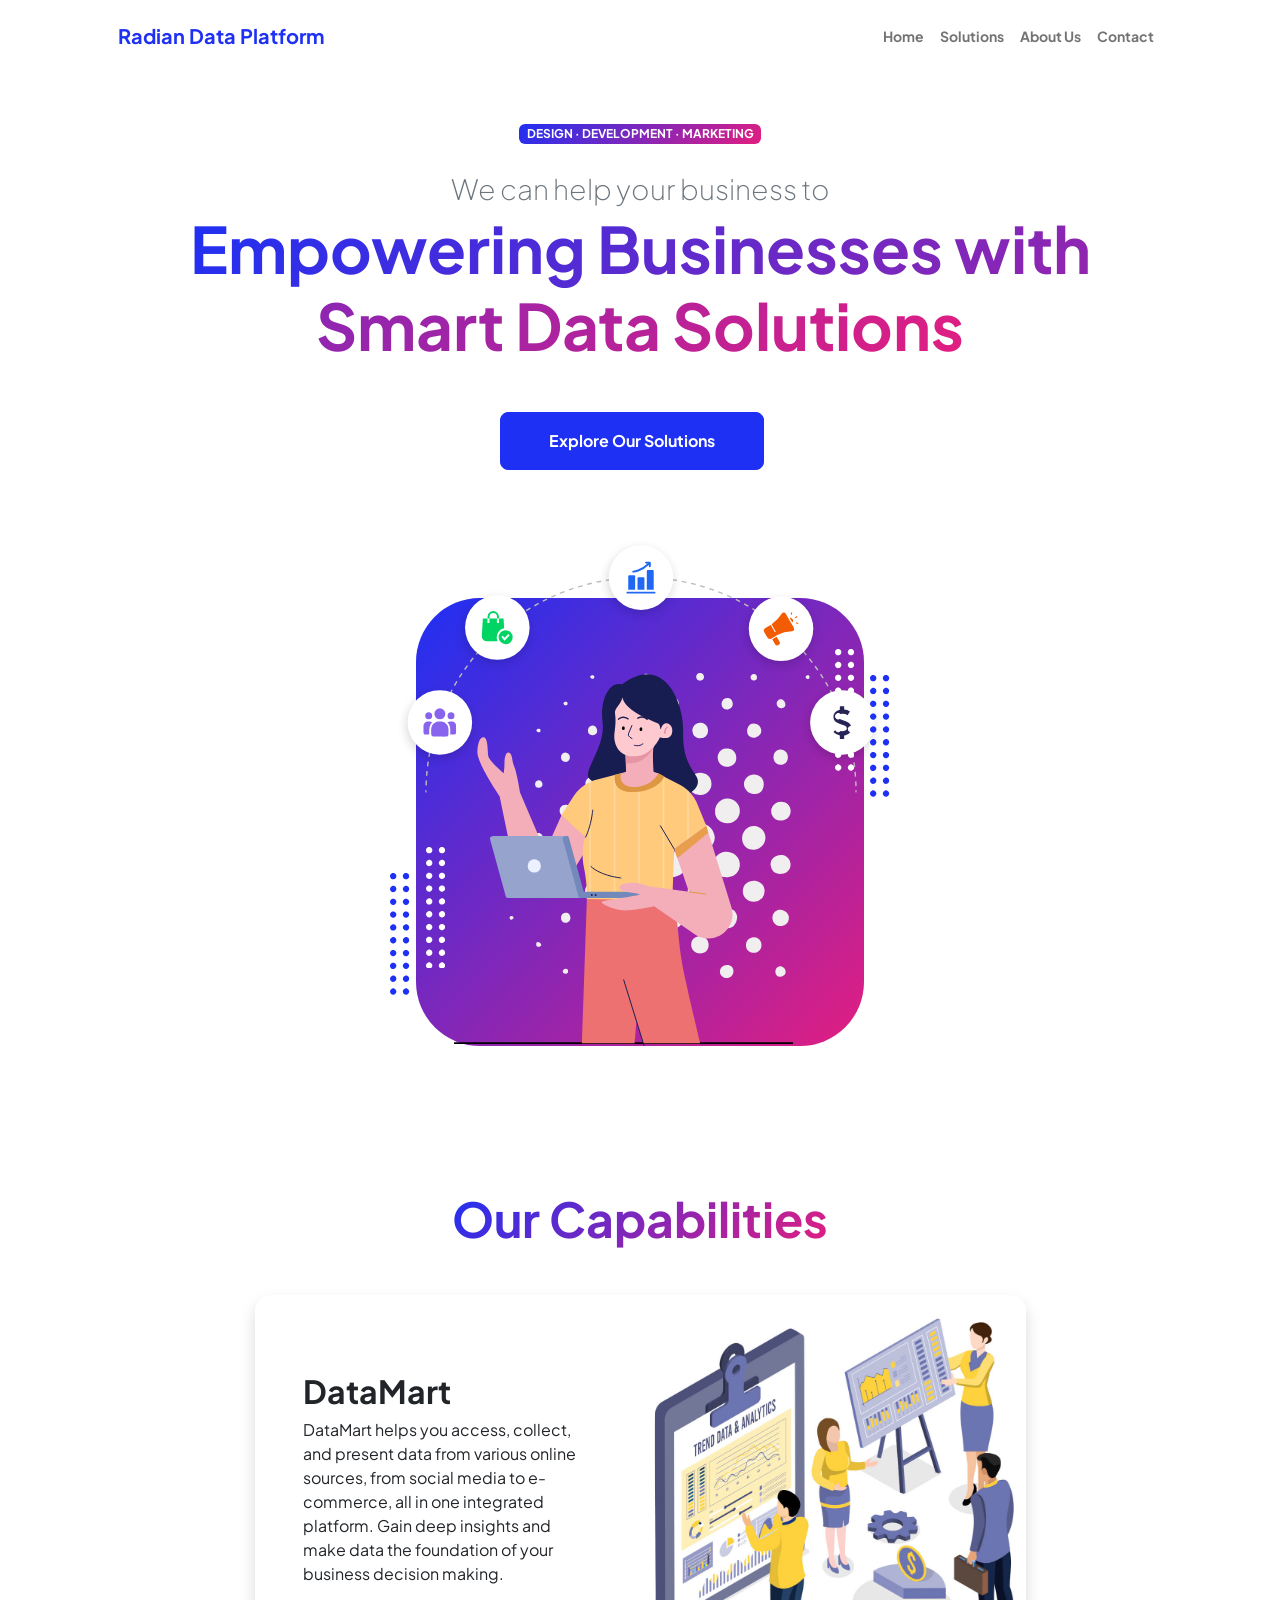
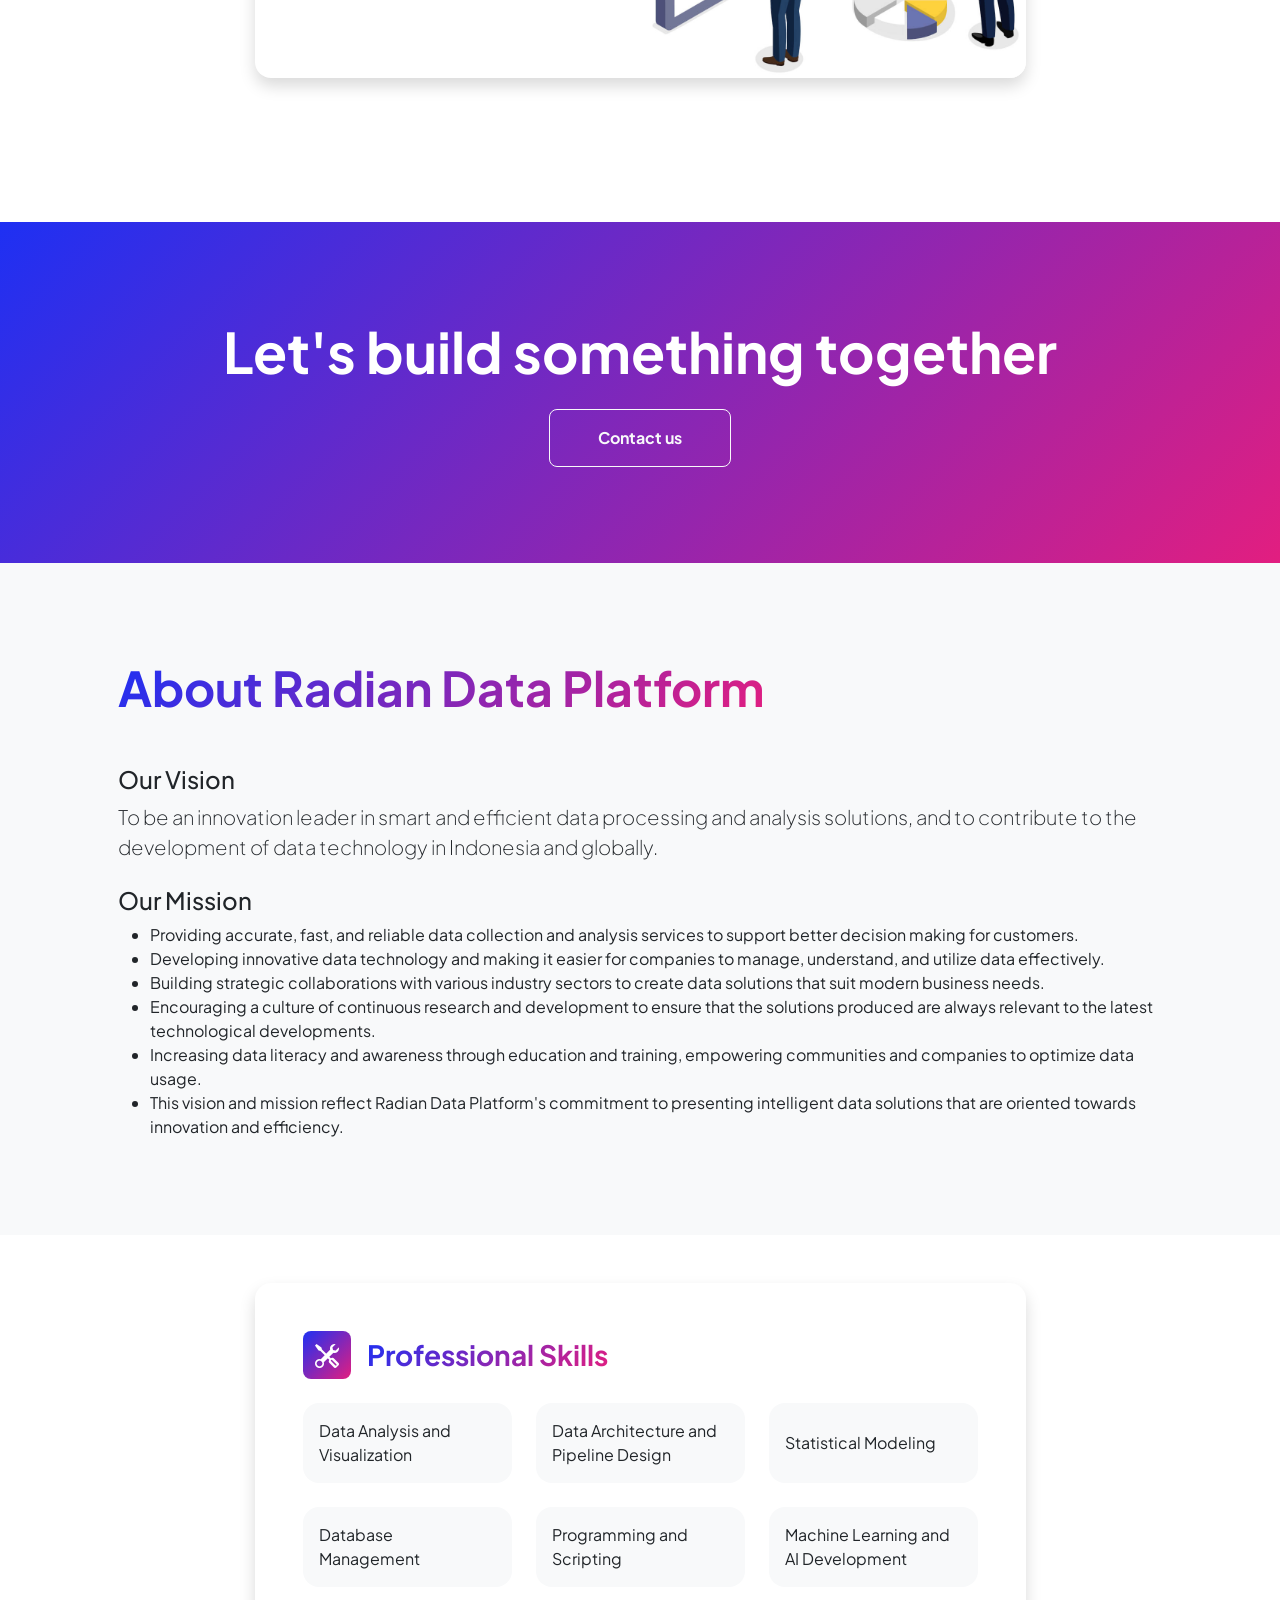
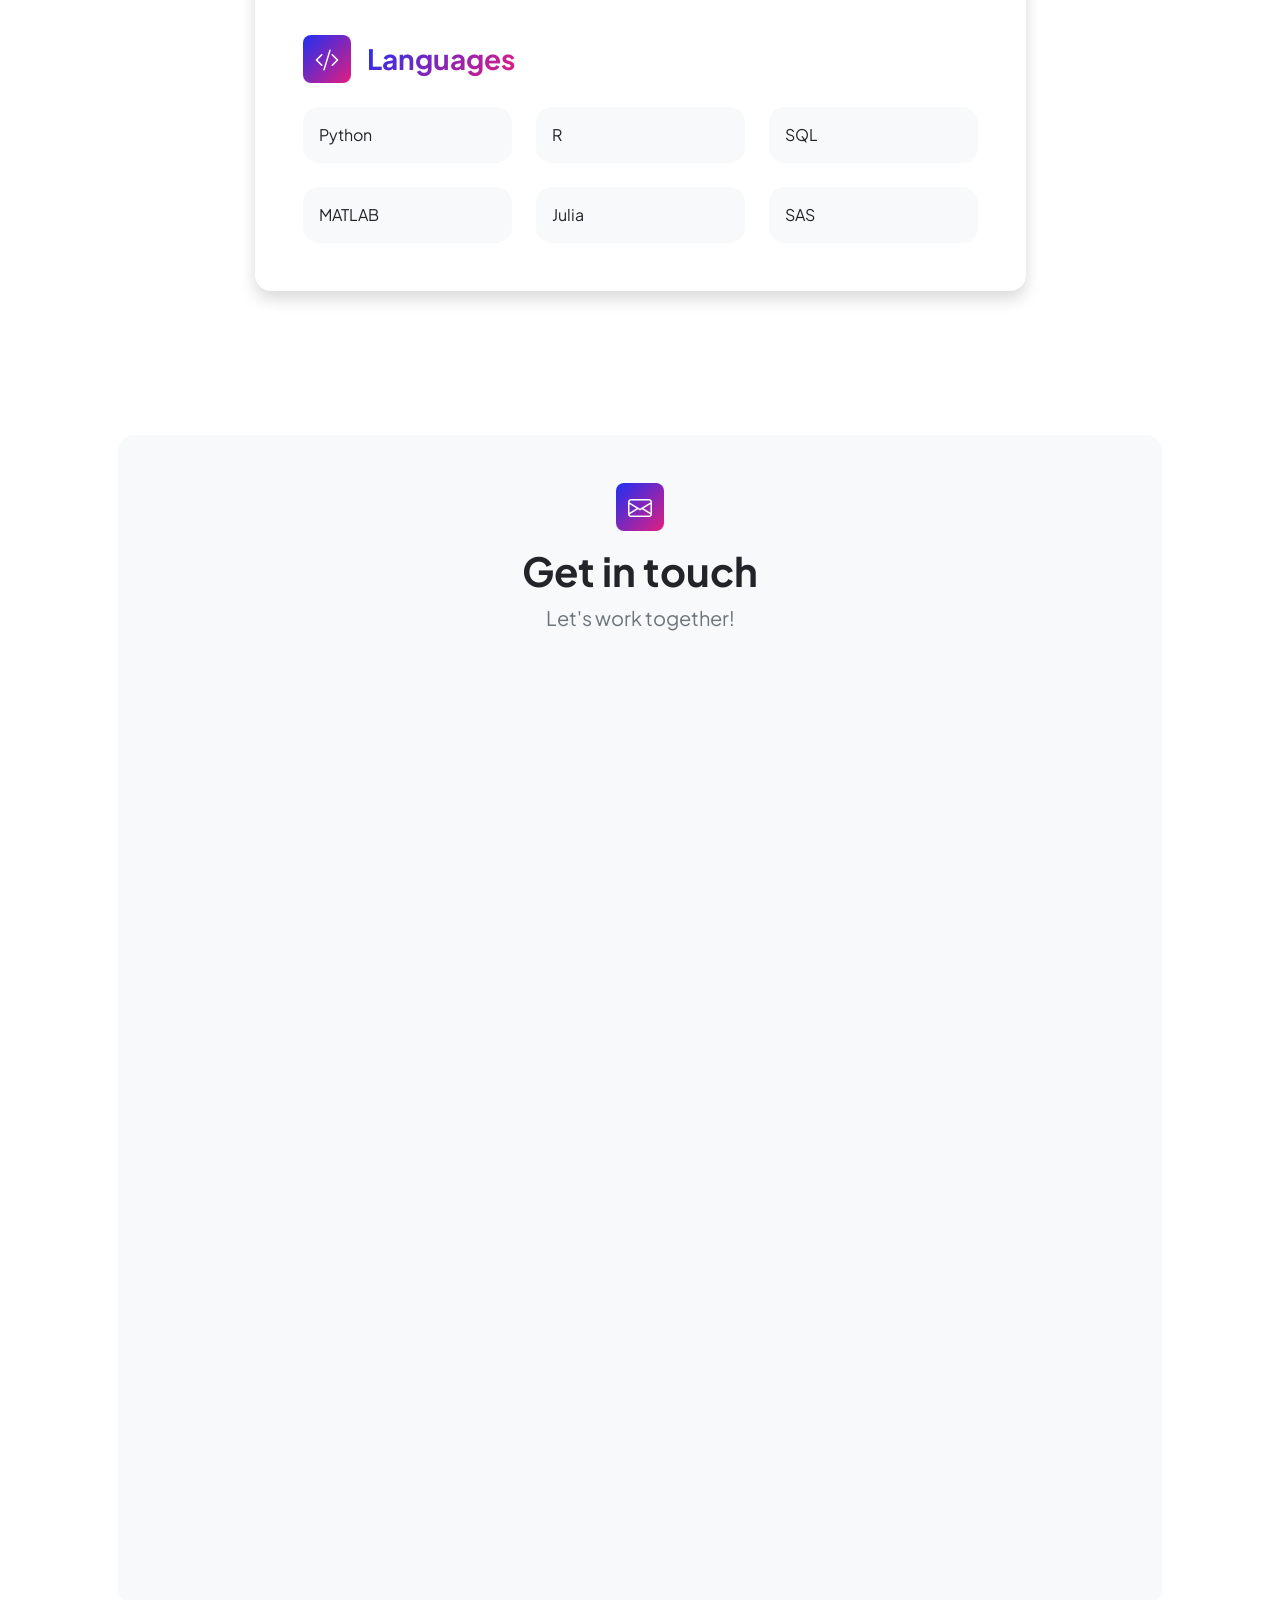
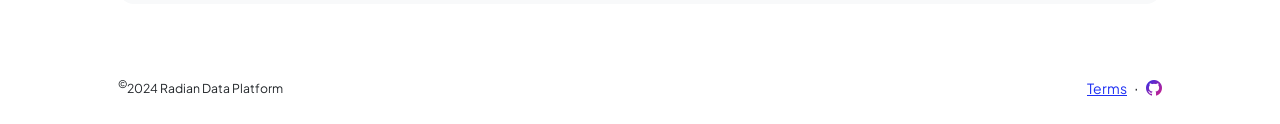
<file: index-radian.html>
<!DOCTYPE html>
<html lang="en">
    <head>
        <meta charset="utf-8" />
        <meta name="viewport" content="width=device-width, initial-scale=1, shrink-to-fit=no" />
        <meta name="description" content="" />
        <meta name="author" content="" />
        <title>Radian Data Platform</title>
        <!-- Favicon-->
        <link rel="icon" type="image/x-icon" href="assets/favicon.ico" />
        <!-- Custom Google font-->
        <link rel="preconnect" href="https://fonts.googleapis.com" />
        <link rel="preconnect" href="https://fonts.gstatic.com" crossorigin />
        <link href="https://fonts.googleapis.com/css2?family=Plus+Jakarta+Sans:wght@100;200;300;400;500;600;700;800;900&amp;display=swap" rel="stylesheet" />
        <!-- Bootstrap icons-->
        <link href="https://cdn.jsdelivr.net/npm/bootstrap-icons@1.8.1/font/bootstrap-icons.css" rel="stylesheet" />
        <!-- Core theme CSS (includes Bootstrap)-->
        <link href="css/styles.css" rel="stylesheet" />
    </head>

    <body class="d-flex flex-column h-100">
        <main class="flex-shrink-0">

            <!-- Navigation-->
            <nav class="navbar navbar-expand-lg navbar-light bg-white py-3">
                <div class="container px-5">
                    <a class="navbar-brand" href="index.html"><span class="fw-bolder text-primary">Radian Data Platform</span></a>
                    <button class="navbar-toggler" type="button" data-bs-toggle="collapse" data-bs-target="#navbarSupportedContent" aria-controls="navbarSupportedContent" aria-expanded="false" aria-label="Toggle navigation"><span class="navbar-toggler-icon"></span></button>
                    <div class="collapse navbar-collapse" id="navbarSupportedContent">
                        <ul class="navbar-nav ms-auto mb-2 mb-lg-0 small fw-bolder">
                            <li class="nav-item"><a class="nav-link" href="index.html">Home</a></li>
                            <li class="nav-item"><a class="nav-link" href="#solutions">Solutions</a></li>
                            <li class="nav-item"><a class="nav-link" href="#about">About Us</a></li>
                            <li class="nav-item"><a class="nav-link" href="#contact">Contact</a></li>
                        </ul>
                    </div>
                </div>
                </nav>

            <!-- Header-->
            <header class="py-5">
                <div class="container px-5 pb-5">
                    <div class="row gx-5 align-items-center">
                        <div class="col-xxl-5">
                            <!-- Header text content-->
                            <div class="text-center text-xxl-start">
                                <div class="badge bg-gradient-primary-to-secondary text-white mb-4">
                                    <div class="text-uppercase">Design &middot; Development &middot; Marketing</div></div>
                                <div class="fs-3 fw-light text-muted">We can help your business to</div>
                                <h1 class="display-3 fw-bolder mb-5"><span class="text-gradient d-inline">Empowering Businesses with Smart Data Solutions</span></h1>
                                <div class="d-grid gap-3 d-sm-flex justify-content-sm-center justify-content-xxl-start mb-3">
                                    <a class="btn btn-primary btn-lg px-5 py-3 me-sm-3 fs-6 fw-bolder" href="#solutions">Explore Our Solutions</a>
                                    <!-- <a class="btn btn-outline-dark btn-lg px-5 py-3 fs-6 fw-bolder"  href="#about">About Us</a> -->
                                </div>
                            </div>
                        </div>
                        <div class="col-xxl-7">
                            <!-- Header profile picture-->
                            <div class="d-flex justify-content-center mt-5 mt-xxl-0">
                                <div class="profile bg-gradient-primary-to-secondary">
                                    <!-- TIP: For best results, use a photo with a transparent background like the demo example below-->
                                    <!-- Watch a tutorial on how to do this on YouTube (link)-->
                                    <img class="profile-img" src="assets/profile.svg" alt="..." />
                                    <div class="dots-1">
                                        <!-- SVG Dots-->
                                        <svg version="1.1" xmlns="http://www.w3.org/2000/svg" xmlns:xlink="http://www.w3.org/1999/xlink" x="0px" y="0px" viewBox="0 0 191.6 1215.4" style="enable-background: new 0 0 191.6 1215.4" xml:space="preserve">
                                            <g transform="translate(0.000000,1280.000000) scale(0.100000,-0.100000)">
                                                <path d="M227.7,12788.6c-105-35-200-141-222-248c-43-206,163-412,369-369c155,32,275,190,260,339c-11,105-90,213-190,262        C383.7,12801.6,289.7,12808.6,227.7,12788.6z"></path>
                                                <path d="M1507.7,12788.6c-151-50-253-216-222-362c25-119,136-230,254-255c194-41,395,142,375,339c-11,105-90,213-190,262        C1663.7,12801.6,1569.7,12808.6,1507.7,12788.6z"></path>
                                                <path d="M227.7,11508.6c-105-35-200-141-222-248c-43-206,163-412,369-369c155,32,275,190,260,339c-11,105-90,213-190,262        C383.7,11521.6,289.7,11528.6,227.7,11508.6z"></path>
                                                <path d="M1507.7,11508.6c-151-50-253-216-222-362c25-119,136-230,254-255c194-41,395,142,375,339c-11,105-90,213-190,262        C1663.7,11521.6,1569.7,11528.6,1507.7,11508.6z"></path>
                                                <path d="M227.7,10228.6c-105-35-200-141-222-248c-43-206,163-412,369-369c155,32,275,190,260,339c-11,105-90,213-190,262        C383.7,10241.6,289.7,10248.6,227.7,10228.6z"></path>
                                                <path d="M1507.7,10228.6c-105-35-200-141-222-248c-43-206,163-412,369-369c155,32,275,190,260,339c-11,105-90,213-190,262        C1663.7,10241.6,1569.7,10248.6,1507.7,10228.6z"></path>
                                                <path d="M227.7,8948.6c-105-35-200-141-222-248c-43-206,163-412,369-369c155,32,275,190,260,339c-11,105-90,213-190,262        C383.7,8961.6,289.7,8968.6,227.7,8948.6z"></path>
                                                <path d="M1507.7,8948.6c-105-35-200-141-222-248c-43-206,163-412,369-369c155,32,275,190,260,339c-11,105-90,213-190,262        C1663.7,8961.6,1569.7,8968.6,1507.7,8948.6z"></path>
                                                <path d="M227.7,7668.6c-105-35-200-141-222-248c-43-206,163-412,369-369c155,32,275,190,260,339c-11,105-90,213-190,262        C383.7,7681.6,289.7,7688.6,227.7,7668.6z"></path>
                                                <path d="M1507.7,7668.6c-105-35-200-141-222-248c-43-206,163-412,369-369c155,32,275,190,260,339c-11,105-90,213-190,262        C1663.7,7681.6,1569.7,7688.6,1507.7,7668.6z"></path>
                                                <path d="M227.7,6388.6c-105-35-200-141-222-248c-43-206,163-412,369-369c155,32,275,190,260,339c-11,105-90,213-190,262        C383.7,6401.6,289.7,6408.6,227.7,6388.6z"></path>
                                                <path d="M1507.7,6388.6c-105-35-200-141-222-248c-43-206,163-412,369-369c155,32,275,190,260,339c-11,105-90,213-190,262        C1663.7,6401.6,1569.7,6408.6,1507.7,6388.6z"></path>
                                                <path d="M227.7,5108.6c-105-35-200-141-222-248c-43-206,163-412,369-369c155,32,275,190,260,339c-11,105-90,213-190,262        C383.7,5121.6,289.7,5128.6,227.7,5108.6z"></path>
                                                <path d="M1507.7,5108.6c-105-35-200-141-222-248c-43-206,163-412,369-369c155,32,275,190,260,339c-11,105-90,213-190,262        C1663.7,5121.6,1569.7,5128.6,1507.7,5108.6z"></path>
                                                <path d="M227.7,3828.6c-105-35-200-141-222-248c-43-206,163-412,369-369c155,32,275,190,260,339c-11,105-90,213-190,262        C383.7,3841.6,289.7,3848.6,227.7,3828.6z"></path>
                                                <path d="M1507.7,3828.6c-105-35-200-141-222-248c-43-206,163-412,369-369c155,32,275,190,260,339c-11,105-90,213-190,262        C1663.7,3841.6,1569.7,3848.6,1507.7,3828.6z"></path>
                                                <path d="M227.7,2548.6c-105-35-200-141-222-248c-43-206,163-412,369-369c155,32,275,190,260,339c-11,105-90,213-190,262        C383.7,2561.6,289.7,2568.6,227.7,2548.6z"></path>
                                                <path d="M1507.7,2548.6c-105-35-200-141-222-248c-43-206,163-412,369-369c155,32,275,190,260,339c-11,105-90,213-190,262        C1663.7,2561.6,1569.7,2568.6,1507.7,2548.6z"></path>
                                                <path d="M227.7,1268.6c-105-35-200-141-222-248c-43-206,163-412,369-369c155,32,275,190,260,339c-11,105-90,213-190,262        C383.7,1281.6,289.7,1288.6,227.7,1268.6z"></path>
                                                <path d="M1507.7,1268.6c-105-35-200-141-222-248c-43-206,163-412,369-369c155,32,275,190,260,339c-11,105-90,213-190,262        C1663.7,1281.6,1569.7,1288.6,1507.7,1268.6z"></path>
                                            </g>
                                        </svg>
                                        <!-- END of SVG dots-->
                                    </div>
                                    <div class="dots-2">
                                        <!-- SVG Dots-->
                                        <svg version="1.1" xmlns="http://www.w3.org/2000/svg" xmlns:xlink="http://www.w3.org/1999/xlink" x="0px" y="0px" viewBox="0 0 191.6 1215.4" style="enable-background: new 0 0 191.6 1215.4" xml:space="preserve">
                                            <g transform="translate(0.000000,1280.000000) scale(0.100000,-0.100000)">
                                                <path d="M227.7,12788.6c-105-35-200-141-222-248c-43-206,163-412,369-369c155,32,275,190,260,339c-11,105-90,213-190,262        C383.7,12801.6,289.7,12808.6,227.7,12788.6z"></path>
                                                <path d="M1507.7,12788.6c-151-50-253-216-222-362c25-119,136-230,254-255c194-41,395,142,375,339c-11,105-90,213-190,262        C1663.7,12801.6,1569.7,12808.6,1507.7,12788.6z"></path>
                                                <path d="M227.7,11508.6c-105-35-200-141-222-248c-43-206,163-412,369-369c155,32,275,190,260,339c-11,105-90,213-190,262        C383.7,11521.6,289.7,11528.6,227.7,11508.6z"></path>
                                                <path d="M1507.7,11508.6c-151-50-253-216-222-362c25-119,136-230,254-255c194-41,395,142,375,339c-11,105-90,213-190,262        C1663.7,11521.6,1569.7,11528.6,1507.7,11508.6z"></path>
                                                <path d="M227.7,10228.6c-105-35-200-141-222-248c-43-206,163-412,369-369c155,32,275,190,260,339c-11,105-90,213-190,262        C383.7,10241.6,289.7,10248.6,227.7,10228.6z"></path>
                                                <path d="M1507.7,10228.6c-105-35-200-141-222-248c-43-206,163-412,369-369c155,32,275,190,260,339c-11,105-90,213-190,262        C1663.7,10241.6,1569.7,10248.6,1507.7,10228.6z"></path>
                                                <path d="M227.7,8948.6c-105-35-200-141-222-248c-43-206,163-412,369-369c155,32,275,190,260,339c-11,105-90,213-190,262        C383.7,8961.6,289.7,8968.6,227.7,8948.6z"></path>
                                                <path d="M1507.7,8948.6c-105-35-200-141-222-248c-43-206,163-412,369-369c155,32,275,190,260,339c-11,105-90,213-190,262        C1663.7,8961.6,1569.7,8968.6,1507.7,8948.6z"></path>
                                                <path d="M227.7,7668.6c-105-35-200-141-222-248c-43-206,163-412,369-369c155,32,275,190,260,339c-11,105-90,213-190,262        C383.7,7681.6,289.7,7688.6,227.7,7668.6z"></path>
                                                <path d="M1507.7,7668.6c-105-35-200-141-222-248c-43-206,163-412,369-369c155,32,275,190,260,339c-11,105-90,213-190,262        C1663.7,7681.6,1569.7,7688.6,1507.7,7668.6z"></path>
                                                <path d="M227.7,6388.6c-105-35-200-141-222-248c-43-206,163-412,369-369c155,32,275,190,260,339c-11,105-90,213-190,262        C383.7,6401.6,289.7,6408.6,227.7,6388.6z"></path>
                                                <path d="M1507.7,6388.6c-105-35-200-141-222-248c-43-206,163-412,369-369c155,32,275,190,260,339c-11,105-90,213-190,262        C1663.7,6401.6,1569.7,6408.6,1507.7,6388.6z"></path>
                                                <path d="M227.7,5108.6c-105-35-200-141-222-248c-43-206,163-412,369-369c155,32,275,190,260,339c-11,105-90,213-190,262        C383.7,5121.6,289.7,5128.6,227.7,5108.6z"></path>
                                                <path d="M1507.7,5108.6c-105-35-200-141-222-248c-43-206,163-412,369-369c155,32,275,190,260,339c-11,105-90,213-190,262        C1663.7,5121.6,1569.7,5128.6,1507.7,5108.6z"></path>
                                                <path d="M227.7,3828.6c-105-35-200-141-222-248c-43-206,163-412,369-369c155,32,275,190,260,339c-11,105-90,213-190,262        C383.7,3841.6,289.7,3848.6,227.7,3828.6z"></path>
                                                <path d="M1507.7,3828.6c-105-35-200-141-222-248c-43-206,163-412,369-369c155,32,275,190,260,339c-11,105-90,213-190,262        C1663.7,3841.6,1569.7,3848.6,1507.7,3828.6z"></path>
                                                <path d="M227.7,2548.6c-105-35-200-141-222-248c-43-206,163-412,369-369c155,32,275,190,260,339c-11,105-90,213-190,262        C383.7,2561.6,289.7,2568.6,227.7,2548.6z"></path>
                                                <path d="M1507.7,2548.6c-105-35-200-141-222-248c-43-206,163-412,369-369c155,32,275,190,260,339c-11,105-90,213-190,262        C1663.7,2561.6,1569.7,2568.6,1507.7,2548.6z"></path>
                                                <path d="M227.7,1268.6c-105-35-200-141-222-248c-43-206,163-412,369-369c155,32,275,190,260,339c-11,105-90,213-190,262        C383.7,1281.6,289.7,1288.6,227.7,1268.6z"></path>
                                                <path d="M1507.7,1268.6c-105-35-200-141-222-248c-43-206,163-412,369-369c155,32,275,190,260,339c-11,105-90,213-190,262        C1663.7,1281.6,1569.7,1288.6,1507.7,1268.6z"></path>
                                            </g>
                                        </svg>
                                        <!-- END of SVG dots-->
                                    </div>
                                    <div class="dots-3">
                                        <!-- SVG Dots-->
                                        <svg version="1.1" xmlns="http://www.w3.org/2000/svg" xmlns:xlink="http://www.w3.org/1999/xlink" x="0px" y="0px" viewBox="0 0 191.6 1215.4" style="enable-background: new 0 0 191.6 1215.4" xml:space="preserve">
                                            <g transform="translate(0.000000,1280.000000) scale(0.100000,-0.100000)">
                                                <path d="M227.7,12788.6c-105-35-200-141-222-248c-43-206,163-412,369-369c155,32,275,190,260,339c-11,105-90,213-190,262        C383.7,12801.6,289.7,12808.6,227.7,12788.6z"></path>
                                                <path d="M1507.7,12788.6c-151-50-253-216-222-362c25-119,136-230,254-255c194-41,395,142,375,339c-11,105-90,213-190,262        C1663.7,12801.6,1569.7,12808.6,1507.7,12788.6z"></path>
                                                <path d="M227.7,11508.6c-105-35-200-141-222-248c-43-206,163-412,369-369c155,32,275,190,260,339c-11,105-90,213-190,262        C383.7,11521.6,289.7,11528.6,227.7,11508.6z"></path>
                                                <path d="M1507.7,11508.6c-151-50-253-216-222-362c25-119,136-230,254-255c194-41,395,142,375,339c-11,105-90,213-190,262        C1663.7,11521.6,1569.7,11528.6,1507.7,11508.6z"></path>
                                                <path d="M227.7,10228.6c-105-35-200-141-222-248c-43-206,163-412,369-369c155,32,275,190,260,339c-11,105-90,213-190,262        C383.7,10241.6,289.7,10248.6,227.7,10228.6z"></path>
                                                <path d="M1507.7,10228.6c-105-35-200-141-222-248c-43-206,163-412,369-369c155,32,275,190,260,339c-11,105-90,213-190,262        C1663.7,10241.6,1569.7,10248.6,1507.7,10228.6z"></path>
                                                <path d="M227.7,8948.6c-105-35-200-141-222-248c-43-206,163-412,369-369c155,32,275,190,260,339c-11,105-90,213-190,262        C383.7,8961.6,289.7,8968.6,227.7,8948.6z"></path>
                                                <path d="M1507.7,8948.6c-105-35-200-141-222-248c-43-206,163-412,369-369c155,32,275,190,260,339c-11,105-90,213-190,262        C1663.7,8961.6,1569.7,8968.6,1507.7,8948.6z"></path>
                                                <path d="M227.7,7668.6c-105-35-200-141-222-248c-43-206,163-412,369-369c155,32,275,190,260,339c-11,105-90,213-190,262        C383.7,7681.6,289.7,7688.6,227.7,7668.6z"></path>
                                                <path d="M1507.7,7668.6c-105-35-200-141-222-248c-43-206,163-412,369-369c155,32,275,190,260,339c-11,105-90,213-190,262        C1663.7,7681.6,1569.7,7688.6,1507.7,7668.6z"></path>
                                                <path d="M227.7,6388.6c-105-35-200-141-222-248c-43-206,163-412,369-369c155,32,275,190,260,339c-11,105-90,213-190,262        C383.7,6401.6,289.7,6408.6,227.7,6388.6z"></path>
                                                <path d="M1507.7,6388.6c-105-35-200-141-222-248c-43-206,163-412,369-369c155,32,275,190,260,339c-11,105-90,213-190,262        C1663.7,6401.6,1569.7,6408.6,1507.7,6388.6z"></path>
                                                <path d="M227.7,5108.6c-105-35-200-141-222-248c-43-206,163-412,369-369c155,32,275,190,260,339c-11,105-90,213-190,262        C383.7,5121.6,289.7,5128.6,227.7,5108.6z"></path>
                                                <path d="M1507.7,5108.6c-105-35-200-141-222-248c-43-206,163-412,369-369c155,32,275,190,260,339c-11,105-90,213-190,262        C1663.7,5121.6,1569.7,5128.6,1507.7,5108.6z"></path>
                                                <path d="M227.7,3828.6c-105-35-200-141-222-248c-43-206,163-412,369-369c155,32,275,190,260,339c-11,105-90,213-190,262        C383.7,3841.6,289.7,3848.6,227.7,3828.6z"></path>
                                                <path d="M1507.7,3828.6c-105-35-200-141-222-248c-43-206,163-412,369-369c155,32,275,190,260,339c-11,105-90,213-190,262        C1663.7,3841.6,1569.7,3848.6,1507.7,3828.6z"></path>
                                                <path d="M227.7,2548.6c-105-35-200-141-222-248c-43-206,163-412,369-369c155,32,275,190,260,339c-11,105-90,213-190,262        C383.7,2561.6,289.7,2568.6,227.7,2548.6z"></path>
                                                <path d="M1507.7,2548.6c-105-35-200-141-222-248c-43-206,163-412,369-369c155,32,275,190,260,339c-11,105-90,213-190,262        C1663.7,2561.6,1569.7,2568.6,1507.7,2548.6z"></path>
                                                <path d="M227.7,1268.6c-105-35-200-141-222-248c-43-206,163-412,369-369c155,32,275,190,260,339c-11,105-90,213-190,262        C383.7,1281.6,289.7,1288.6,227.7,1268.6z"></path>
                                                <path d="M1507.7,1268.6c-105-35-200-141-222-248c-43-206,163-412,369-369c155,32,275,190,260,339c-11,105-90,213-190,262        C1663.7,1281.6,1569.7,1288.6,1507.7,1268.6z"></path>
                                            </g>
                                        </svg>
                                        <!-- END of SVG dots-->
                                    </div>
                                    <div class="dots-4">
                                        <!-- SVG Dots-->
                                        <svg version="1.1" xmlns="http://www.w3.org/2000/svg" xmlns:xlink="http://www.w3.org/1999/xlink" x="0px" y="0px" viewBox="0 0 191.6 1215.4" style="enable-background: new 0 0 191.6 1215.4" xml:space="preserve">
                                            <g transform="translate(0.000000,1280.000000) scale(0.100000,-0.100000)">
                                                <path d="M227.7,12788.6c-105-35-200-141-222-248c-43-206,163-412,369-369c155,32,275,190,260,339c-11,105-90,213-190,262        C383.7,12801.6,289.7,12808.6,227.7,12788.6z"></path>
                                                <path d="M1507.7,12788.6c-151-50-253-216-222-362c25-119,136-230,254-255c194-41,395,142,375,339c-11,105-90,213-190,262        C1663.7,12801.6,1569.7,12808.6,1507.7,12788.6z"></path>
                                                <path d="M227.7,11508.6c-105-35-200-141-222-248c-43-206,163-412,369-369c155,32,275,190,260,339c-11,105-90,213-190,262        C383.7,11521.6,289.7,11528.6,227.7,11508.6z"></path>
                                                <path d="M1507.7,11508.6c-151-50-253-216-222-362c25-119,136-230,254-255c194-41,395,142,375,339c-11,105-90,213-190,262        C1663.7,11521.6,1569.7,11528.6,1507.7,11508.6z"></path>
                                                <path d="M227.7,10228.6c-105-35-200-141-222-248c-43-206,163-412,369-369c155,32,275,190,260,339c-11,105-90,213-190,262        C383.7,10241.6,289.7,10248.6,227.7,10228.6z"></path>
                                                <path d="M1507.7,10228.6c-105-35-200-141-222-248c-43-206,163-412,369-369c155,32,275,190,260,339c-11,105-90,213-190,262        C1663.7,10241.6,1569.7,10248.6,1507.7,10228.6z"></path>
                                                <path d="M227.7,8948.6c-105-35-200-141-222-248c-43-206,163-412,369-369c155,32,275,190,260,339c-11,105-90,213-190,262        C383.7,8961.6,289.7,8968.6,227.7,8948.6z"></path>
                                                <path d="M1507.7,8948.6c-105-35-200-141-222-248c-43-206,163-412,369-369c155,32,275,190,260,339c-11,105-90,213-190,262        C1663.7,8961.6,1569.7,8968.6,1507.7,8948.6z"></path>
                                                <path d="M227.7,7668.6c-105-35-200-141-222-248c-43-206,163-412,369-369c155,32,275,190,260,339c-11,105-90,213-190,262        C383.7,7681.6,289.7,7688.6,227.7,7668.6z"></path>
                                                <path d="M1507.7,7668.6c-105-35-200-141-222-248c-43-206,163-412,369-369c155,32,275,190,260,339c-11,105-90,213-190,262        C1663.7,7681.6,1569.7,7688.6,1507.7,7668.6z"></path>
                                                <path d="M227.7,6388.6c-105-35-200-141-222-248c-43-206,163-412,369-369c155,32,275,190,260,339c-11,105-90,213-190,262        C383.7,6401.6,289.7,6408.6,227.7,6388.6z"></path>
                                                <path d="M1507.7,6388.6c-105-35-200-141-222-248c-43-206,163-412,369-369c155,32,275,190,260,339c-11,105-90,213-190,262        C1663.7,6401.6,1569.7,6408.6,1507.7,6388.6z"></path>
                                                <path d="M227.7,5108.6c-105-35-200-141-222-248c-43-206,163-412,369-369c155,32,275,190,260,339c-11,105-90,213-190,262        C383.7,5121.6,289.7,5128.6,227.7,5108.6z"></path>
                                                <path d="M1507.7,5108.6c-105-35-200-141-222-248c-43-206,163-412,369-369c155,32,275,190,260,339c-11,105-90,213-190,262        C1663.7,5121.6,1569.7,5128.6,1507.7,5108.6z"></path>
                                                <path d="M227.7,3828.6c-105-35-200-141-222-248c-43-206,163-412,369-369c155,32,275,190,260,339c-11,105-90,213-190,262        C383.7,3841.6,289.7,3848.6,227.7,3828.6z"></path>
                                                <path d="M1507.7,3828.6c-105-35-200-141-222-248c-43-206,163-412,369-369c155,32,275,190,260,339c-11,105-90,213-190,262        C1663.7,3841.6,1569.7,3848.6,1507.7,3828.6z"></path>
                                                <path d="M227.7,2548.6c-105-35-200-141-222-248c-43-206,163-412,369-369c155,32,275,190,260,339c-11,105-90,213-190,262        C383.7,2561.6,289.7,2568.6,227.7,2548.6z"></path>
                                                <path d="M1507.7,2548.6c-105-35-200-141-222-248c-43-206,163-412,369-369c155,32,275,190,260,339c-11,105-90,213-190,262        C1663.7,2561.6,1569.7,2568.6,1507.7,2548.6z"></path>
                                                <path d="M227.7,1268.6c-105-35-200-141-222-248c-43-206,163-412,369-369c155,32,275,190,260,339c-11,105-90,213-190,262        C383.7,1281.6,289.7,1288.6,227.7,1268.6z"></path>
                                                <path d="M1507.7,1268.6c-105-35-200-141-222-248c-43-206,163-412,369-369c155,32,275,190,260,339c-11,105-90,213-190,262        C1663.7,1281.6,1569.7,1288.6,1507.7,1268.6z"></path>
                                            </g>
                                        </svg>
                                        <!-- END of SVG dots-->
                                    </div>
                                </div>
                            </div>
                        </div>
                    </div>
                </div>
            </header>

            <!-- Solutions Section-->
            <section id="solutions" class="py-5">
                <div class="container px-5 mb-5">
                    <div class="text-center mb-5">
                        <h1 class="display-5 fw-bolder mb-0"><span class="text-gradient d-inline">Our Capabilities</span></h1>
                    </div>
                    <div class="row gx-5 justify-content-center">
                        <div class="col-lg-11 col-xl-9 col-xxl-8">
                            <!-- Project Card 1-->
                            <div class="card overflow-hidden shadow rounded-4 border-0 mb-5">
                                <div class="card-body p-0">
                                    <div class="d-flex align-items-center">
                                        <div class="p-5">
                                            <h2 class="fw-bolder">DataMart</h2>
                                            <p>DataMart helps you access, collect, and present data from various online sources, from social media to e-commerce, all in one integrated platform. Gain deep insights and make data the foundation of your business decision making.</p>
                                        </div>
                                        <img class="img-fluid" src="assets/dm.jpg" alt="dm" width="50%"/>
                                    </div>
                                </div>
                            </div>
                            
                        </div>
                    </div>
                </div>
            </section>
            <!-- Call to action section-->
            <section class="py-5 bg-gradient-primary-to-secondary text-white">
                <div class="container px-5 my-5">
                    <div class="text-center">
                        <h2 class="display-4 fw-bolder mb-4">Let's build something together</h2>
                        <a class="btn btn-outline-light btn-lg px-5 py-3 fs-6 fw-bolder" href="#contact">Contact us</a>
                    </div>
                </div>
            </section>


            <!-- About Section-->
            <section id="about" class="bg-light py-5">
                <div class="container px-5">
                    <div class="row gx-5 justify-content-center">
                        <div class="col-xxl-8">
                            <div class="my-5">
                                <h2 class="display-5 fw-bolder mb-5"><span class="text-gradient d-inline">About Radian Data Platform</span></h2>
                                <h4>Our Vision</h4>
                                <p class="lead fw-light mb-4">To be an innovation leader in smart and efficient data processing and analysis solutions, and to contribute to the development of data technology in Indonesia and globally.</p>
                                <h4>Our Mission</h4>
                                <ul>
                                    <li>Providing accurate, fast, and reliable data collection and analysis services to support better decision making for customers.</li>
                                    <li>Developing innovative data technology and making it easier for companies to manage, understand, and utilize data effectively.</li>
                                    <li>Building strategic collaborations with various industry sectors to create data solutions that suit modern business needs.</li>
                                    <li>Encouraging a culture of continuous research and development to ensure that the solutions produced are always relevant to the latest technological developments.</li>
                                    <li>Increasing data literacy and awareness through education and training, empowering communities and companies to optimize data usage.</li>
                                    <li>This vision and mission reflect Radian Data Platform's commitment to presenting intelligent data solutions that are oriented towards innovation and efficiency.</li>
                                </ul>
                                <!-- <div class="d-flex justify-content-center fs-2 gap-4">
                                    <a class="text-gradient" href="#!"><i class="bi bi-twitter"></i></a>
                                    <a class="text-gradient" href="#!"><i class="bi bi-linkedin"></i></a>
                                    <a class="text-gradient" href="#!"><i class="bi bi-github"></i></a>
                                </div> -->
                            </div>
                        </div>
                    </div>
                </div>
            </section>
            <!-- Sub About -->
            <div class="container px-5 my-5">
                <!-- <div class="text-center mb-5">
                    <h1 class="display-5 fw-bolder mb-0"><span class="text-gradient d-inline">Resume</span></h1>
                </div> -->
                <div class="row gx-5 justify-content-center">
                    <div class="col-lg-11 col-xl-9 col-xxl-8">
                        
                        <!-- Skills Section-->
                        <section>
                            <!-- Skillset Card-->
                            <div class="card shadow border-0 rounded-4 mb-5">
                                <div class="card-body p-5">
                                    <!-- Professional skills list-->
                                    <div class="mb-5">
                                        <div class="d-flex align-items-center mb-4">
                                            <div class="feature bg-primary bg-gradient-primary-to-secondary text-white rounded-3 me-3"><i class="bi bi-tools"></i></div>
                                            <h3 class="fw-bolder mb-0"><span class="text-gradient d-inline">Professional Skills</span></h3>
                                        </div>
                                        <div class="row row-cols-1 row-cols-md-3 mb-4">
                                            <div class="col mb-4 mb-md-0"><div class="d-flex align-items-center bg-light rounded-4 p-3 h-100">Data Analysis and Visualization</div></div>
                                            <div class="col"><div class="d-flex align-items-center bg-light rounded-4 p-3 h-100">Data Architecture and Pipeline Design</div></div>
                                            <div class="col mb-4 mb-md-0"><div class="d-flex align-items-center bg-light rounded-4 p-3 h-100">Statistical Modeling</div></div>

                                        </div>
                                        <div class="row row-cols-1 row-cols-md-3">
                                            <div class="col mb-4 mb-md-0"><div class="d-flex align-items-center bg-light rounded-4 p-3 h-100">Database Management</div></div>
                                            <div class="col mb-4 mb-md-0"><div class="d-flex align-items-center bg-light rounded-4 p-3 h-100">Programming and Scripting</div></div>
                                            <div class="col"><div class="d-flex align-items-center bg-light rounded-4 p-3 h-100">Machine Learning and AI Development</div></div>
                                        </div>
                                    </div>
                                    <!-- Languages list-->
                                    <div class="mb-0">
                                        <div class="d-flex align-items-center mb-4">
                                            <div class="feature bg-primary bg-gradient-primary-to-secondary text-white rounded-3 me-3"><i class="bi bi-code-slash"></i></div>
                                            <h3 class="fw-bolder mb-0"><span class="text-gradient d-inline">Languages</span></h3>
                                        </div>
                                        <div class="row row-cols-1 row-cols-md-3 mb-4">
                                            <div class="col mb-4 mb-md-0"><div class="d-flex align-items-center bg-light rounded-4 p-3 h-100">Python</div></div>
                                            <div class="col mb-4 mb-md-0"><div class="d-flex align-items-center bg-light rounded-4 p-3 h-100">R</div></div>
                                            <div class="col"><div class="d-flex align-items-center bg-light rounded-4 p-3 h-100">SQL</div></div>
                                        </div>
                                        <div class="row row-cols-1 row-cols-md-3">
                                            <div class="col mb-4 mb-md-0"><div class="d-flex align-items-center bg-light rounded-4 p-3 h-100">MATLAB</div></div>
                                            <div class="col mb-4 mb-md-0"><div class="d-flex align-items-center bg-light rounded-4 p-3 h-100">Julia</div></div>
                                            <div class="col"><div class="d-flex align-items-center bg-light rounded-4 p-3 h-100">SAS</div></div>
                                        </div>
                                    </div>
                                </div>
                            </div>
                        </section>
                    </div>
                </div>
            </div>


            <!-- Contact -->
            <section id="contact" class="py-5">
                <div class="container px-5">
                    <!-- Contact form-->
                    <div class="bg-light rounded-4 py-5 px-4 px-md-5">
                        <div class="text-center mb-5">
                            <div class="feature bg-primary bg-gradient-primary-to-secondary text-white rounded-3 mb-3"><i class="bi bi-envelope"></i></div>
                            <h1 class="fw-bolder">Get in touch</h1>
                            <p class="lead fw-normal text-muted mb-0">Let's work together!</p>
                        </div>
                        <div class="row gx-5 justify-content-center">
                            <div class="col-lg-8 col-xl-6">
                                
                                <iframe src="https://docs.google.com/forms/d/e/1FAIpQLSdYZCswPKUDxiWkvQtCsJc5fj5cIC3OUfL1HqC-O1oWEoBk3w/viewform?embedded=true" width="640" height="821" frameborder="0" marginheight="0" marginwidth="0">Loading…</iframe>

                               
                            </div>
                        </div>

                        <div class="row justify-content-center mt-5">
                            <div class="d-flex justify-content-center fs-2 gap-4">
                                <!-- <a class="text-gradient" href="#!"><i class="bi bi-twitter"></i></a>
                                <a class="text-gradient" href="#!"><i class="bi bi-linkedin"></i></a> -->
                                <!-- <a class="text-gradient" href="https://github.com/radianapp" target="_blank"><i class="bi bi-github"></i></a> -->
                            </div>
                        </div>
                    </div>
                </div>
            </section>
            
            

        </main>

        <!-- Footer-->
        <footer class="bg-white py-4 mt-auto">
            <div class="container px-5">
                <div class="row align-items-center justify-content-between flex-column flex-sm-row">
                    <div class="col-auto"><div class="small m-0"><sup>&copy;</sup><small>2024 Radian Data Platform</small></div></div>
                    <div class="col-auto">
                        <a class="small" href="terms.html">Terms</a>
                        <span class="mx-1">&middot;</span>
                        <a class="text-gradient" href="https://github.com/radianapp" target="_blank"><i class="bi bi-github"></i></a>
                    </div>
                </div>
            </div>
        </footer>
        <!-- Bootstrap core JS-->
        <script src="https://cdn.jsdelivr.net/npm/bootstrap@5.2.3/dist/js/bootstrap.bundle.min.js"></script>
        <!-- Core theme JS-->
        <script src="js/scripts.js"></script>
    </body>

</html>
</file>
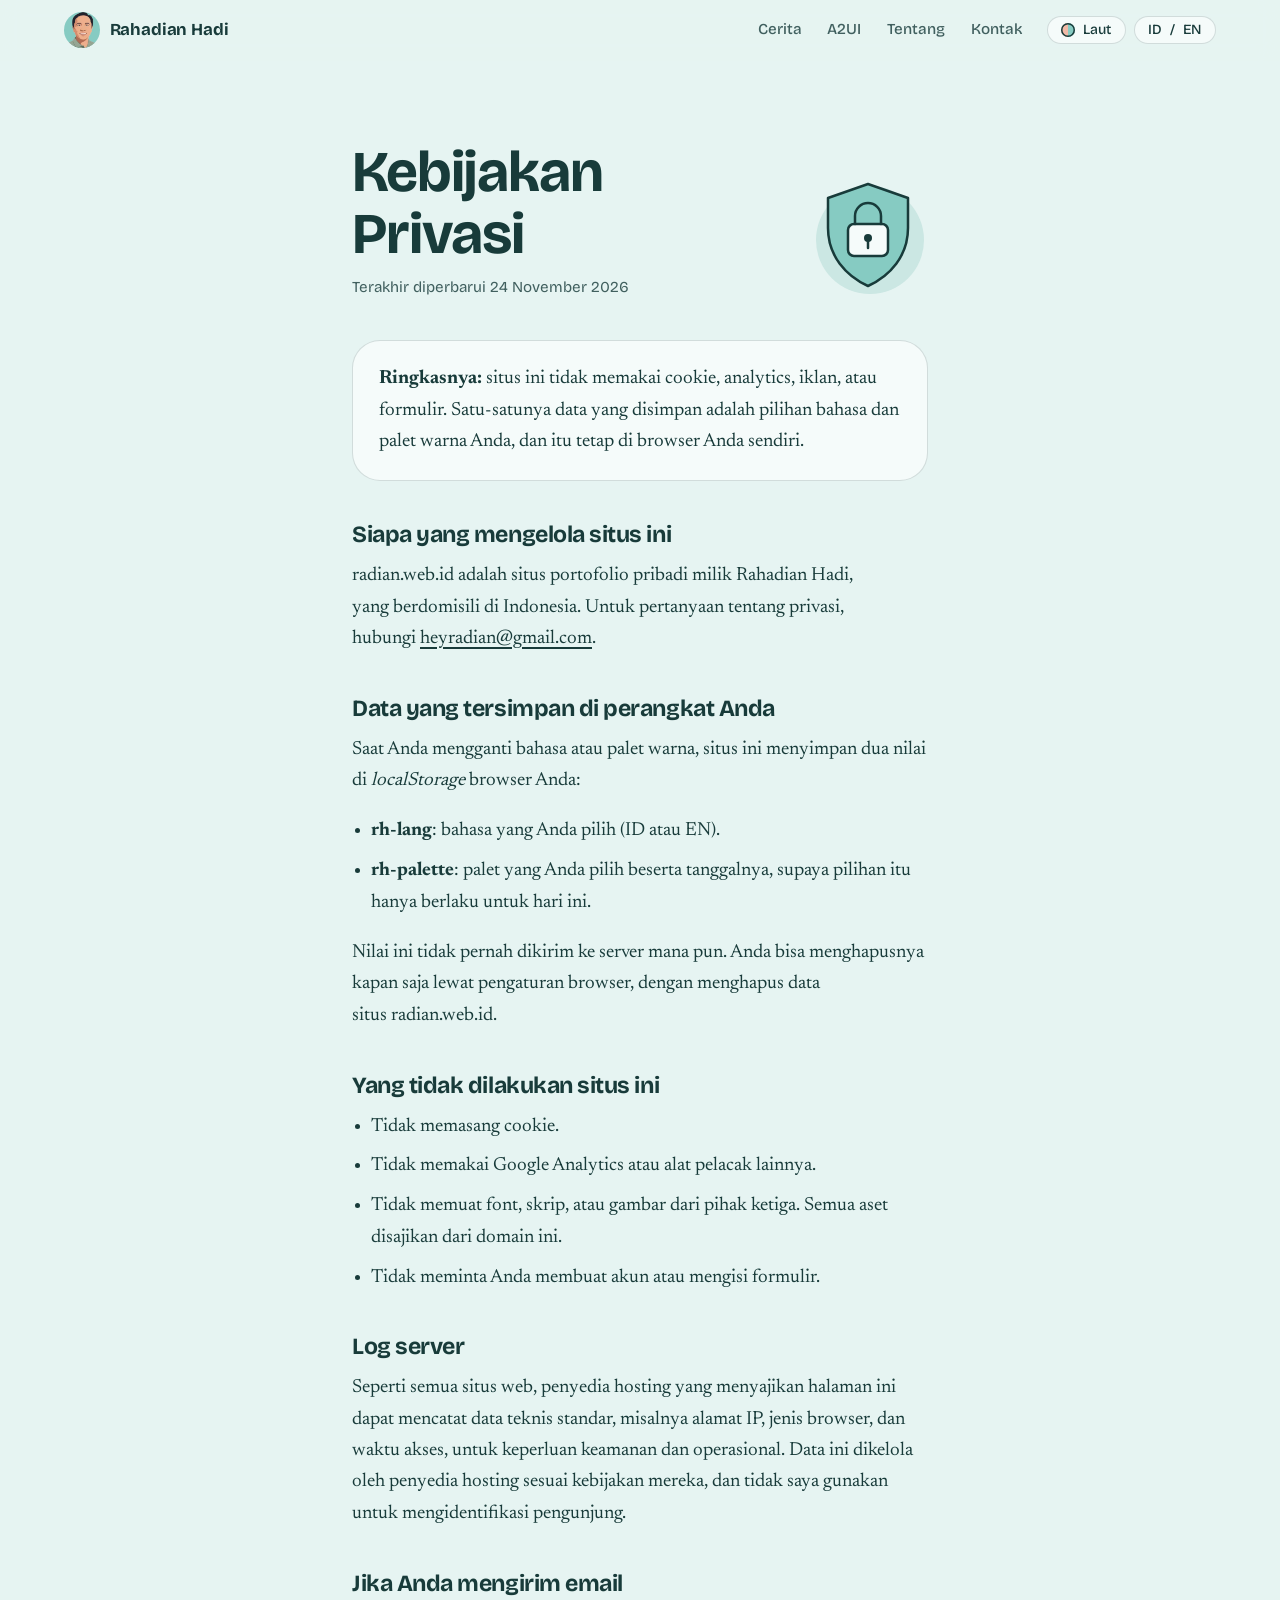
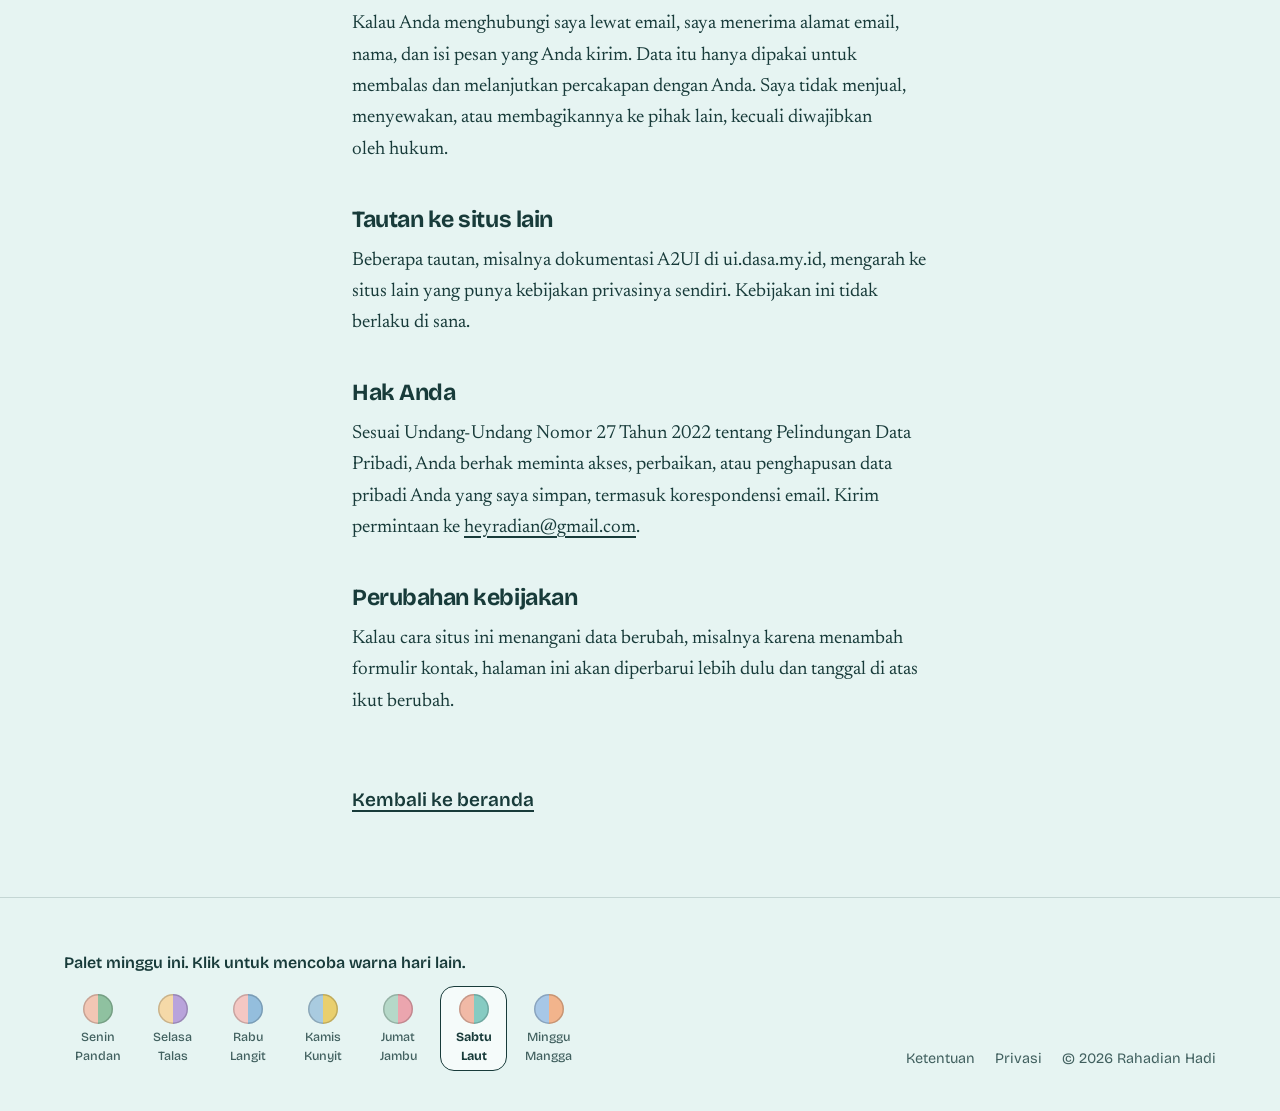
<file: privacy.html>
<!DOCTYPE html>
<html lang="id" data-lang="id">
<head>
  <meta charset="utf-8">
  <meta name="viewport" content="width=device-width, initial-scale=1">
  <title>Kebijakan Privasi — Rahadian Hadi</title>
  <meta name="description" content="Kebijakan privasi situs pribadi Rahadian Hadi di radian.web.id.">
  <meta name="theme-color" content="#EEF5EC">
  <link rel="icon" href="assets/favicon.svg" type="image/svg+xml">
  <link rel="preload" href="assets/fonts/bricolage-grotesque.woff2" as="font" type="font/woff2" crossorigin>
  <link rel="stylesheet" href="assets/rh.css">
  <script src="assets/rh-theme.js"></script>
  <style>
    .float { animation: bob 5s ease-in-out infinite; }
    .blink { animation: blink 1.8s steps(1) infinite; }
    @keyframes blink { 50% { opacity: .2; } }
  </style>
</head>
<body>
<a class="skip" href="#main"><span data-l="id">Langsung ke konten</span><span data-l="en">Skip to content</span></a>
<header class="nav">
  <a class="brand" href="index.html"><img src="assets/portrait-sm.webp" alt="" width="36" height="36">Rahadian Hadi</a>
  <nav aria-label="Utama">
    <ul class="nav-links">
      <li><a href="index.html#cerita"><span data-l="id">Cerita</span><span data-l="en">Story</span></a></li>
      <li><a href="index.html#a2ui">A2UI</a></li>
      <li><a href="index.html#tentang"><span data-l="id">Tentang</span><span data-l="en">About</span></a></li>
      <li><a href="index.html#kontak"><span data-l="id">Kontak</span><span data-l="en">Contact</span></a></li>
    </ul>
  </nav>
  <div class="nav-tools">
    <button class="chip-btn" type="button" data-palette-next><span class="swatch" aria-hidden="true"></span><span class="pal-name" data-pal-name>Pandan</span></button>
    <button class="chip-btn" type="button" data-lang-toggle><span class="cur">ID</span><span aria-hidden="true">/</span><span data-l="id">EN</span><span data-l="en">ID</span></button>
  </div>
</header>
<main id="main" class="legal">
  <div class="legal-head">
    <div>
      <h1><span data-l="id">Kebijakan Privasi</span><span data-l="en">Privacy Policy</span></h1>
      <p class="updated"><span data-l="id">Terakhir diperbarui 24 November 2026</span><span data-l="en">Last updated 24 November 2026</span></p>
    </div>
    <svg viewBox="0 0 120 130" aria-hidden="true">
      <circle class="f-soft" cx="62" cy="70" r="54"/>
      <g class="float"><path class="f-acc s" d="M60 14l40 14v30c0 28-18 48-40 58-22-10-40-30-40-58V28z"/>
      <rect class="f-paper s" x="40" y="54" width="40" height="32" rx="6"/><path class="s nf" d="M47 54v-8a13 13 0 0 1 26 0v8"/>
      <circle class="f-ink blink" cx="60" cy="68" r="4"/><path class="s" d="M60 70v8"/></g>
    </svg>
  </div>

  <!-- ─── Bahasa Indonesia ─── -->
  <div data-l="id">
    <div class="summary">
      <p><b>Ringkasnya:</b> situs ini tidak memakai cookie, analytics, iklan, atau formulir. Satu-satunya data yang disimpan adalah pilihan bahasa dan palet warna Anda, dan itu tetap di browser Anda sendiri.</p>
    </div>

    <h2>Siapa yang mengelola situs ini</h2>
    <p>radian.web.id adalah situs portofolio pribadi milik Rahadian Hadi, yang berdomisili di Indonesia. Untuk pertanyaan tentang privasi, hubungi <a href="mailto:heyradian@gmail.com">heyradian@gmail.com</a>.</p>

    <h2>Data yang tersimpan di perangkat Anda</h2>
    <p>Saat Anda mengganti bahasa atau palet warna, situs ini menyimpan dua nilai di <i>localStorage</i> browser Anda:</p>
    <ul>
      <li><b>rh-lang</b>: bahasa yang Anda pilih (ID atau EN).</li>
      <li><b>rh-palette</b>: palet yang Anda pilih beserta tanggalnya, supaya pilihan itu hanya berlaku untuk hari ini.</li>
    </ul>
    <p>Nilai ini tidak pernah dikirim ke server mana pun. Anda bisa menghapusnya kapan saja lewat pengaturan browser, dengan menghapus data situs radian.web.id.</p>

    <h2>Yang tidak dilakukan situs ini</h2>
    <ul>
      <li>Tidak memasang cookie.</li>
      <li>Tidak memakai Google Analytics atau alat pelacak lainnya.</li>
      <li>Tidak memuat font, skrip, atau gambar dari pihak ketiga. Semua aset disajikan dari domain ini.</li>
      <li>Tidak meminta Anda membuat akun atau mengisi formulir.</li>
    </ul>

    <h2>Log server</h2>
    <p>Seperti semua situs web, penyedia hosting yang menyajikan halaman ini dapat mencatat data teknis standar, misalnya alamat IP, jenis browser, dan waktu akses, untuk keperluan keamanan dan operasional. Data ini dikelola oleh penyedia hosting sesuai kebijakan mereka, dan tidak saya gunakan untuk mengidentifikasi pengunjung.</p>

    <h2>Jika Anda mengirim email</h2>
    <p>Kalau Anda menghubungi saya lewat email, saya menerima alamat email, nama, dan isi pesan yang Anda kirim. Data itu hanya dipakai untuk membalas dan melanjutkan percakapan dengan Anda. Saya tidak menjual, menyewakan, atau membagikannya ke pihak lain, kecuali diwajibkan oleh hukum.</p>

    <h2>Tautan ke situs lain</h2>
    <p>Beberapa tautan, misalnya dokumentasi A2UI di ui.dasa.my.id, mengarah ke situs lain yang punya kebijakan privasinya sendiri. Kebijakan ini tidak berlaku di sana.</p>

    <h2>Hak Anda</h2>
    <p>Sesuai Undang-Undang Nomor 27 Tahun 2022 tentang Pelindungan Data Pribadi, Anda berhak meminta akses, perbaikan, atau penghapusan data pribadi Anda yang saya simpan, termasuk korespondensi email. Kirim permintaan ke <a href="mailto:heyradian@gmail.com">heyradian@gmail.com</a>.</p>

    <h2>Perubahan kebijakan</h2>
    <p>Kalau cara situs ini menangani data berubah, misalnya karena menambah formulir kontak, halaman ini akan diperbarui lebih dulu dan tanggal di atas ikut berubah.</p>
  </div>

  <!-- ─── English ─── -->
  <div data-l="en">
    <div class="summary">
      <p><b>In short:</b> this site uses no cookies, analytics, ads, or forms. The only data it stores is your language and colour-palette choice, and that stays in your own browser.</p>
    </div>

    <h2>Who runs this site</h2>
    <p>radian.web.id is the personal portfolio of Rahadian Hadi, based in Indonesia. For privacy questions, email <a href="mailto:heyradian@gmail.com">heyradian@gmail.com</a>.</p>

    <h2>Data stored on your device</h2>
    <p>When you switch language or colour palette, the site saves two values in your browser's <i>localStorage</i>:</p>
    <ul>
      <li><b>rh-lang</b>: the language you chose (ID or EN).</li>
      <li><b>rh-palette</b>: the palette you chose and the date, so the choice only lasts for today.</li>
    </ul>
    <p>These values are never sent to any server. You can remove them at any time by clearing site data for radian.web.id in your browser settings.</p>

    <h2>What this site doesn't do</h2>
    <ul>
      <li>It sets no cookies.</li>
      <li>It uses no Google Analytics or other tracking tools.</li>
      <li>It loads no fonts, scripts, or images from third parties. Every asset is served from this domain.</li>
      <li>It never asks you to create an account or fill in a form.</li>
    </ul>

    <h2>Server logs</h2>
    <p>Like any website, the hosting provider that serves these pages may log standard technical data, such as IP address, browser type, and time of access, for security and operations. That data is handled by the hosting provider under their own policy, and I don't use it to identify visitors.</p>

    <h2>If you email me</h2>
    <p>If you contact me by email, I receive your email address, name, and whatever you write. I use it only to reply and continue the conversation with you. I don't sell, rent, or share it with anyone, unless the law requires it.</p>

    <h2>Links to other sites</h2>
    <p>Some links, such as the A2UI documentation on ui.dasa.my.id, lead to other sites with their own privacy policies. This policy doesn't apply there.</p>

    <h2>Your rights</h2>
    <p>Under Indonesia's Personal Data Protection Law (Law No. 27 of 2022), you can ask to access, correct, or delete personal data I hold about you, including email correspondence. Send your request to <a href="mailto:heyradian@gmail.com">heyradian@gmail.com</a>.</p>

    <h2>Changes to this policy</h2>
    <p>If the way this site handles data changes, for example by adding a contact form, this page will be updated first and the date above will change with it.</p>
  </div>

  <a class="back" href="index.html"><span data-l="id">Kembali ke beranda</span><span data-l="en">Back to home</span></a>
</main>
<footer class="footer">
  <div class="footer-grid">
    <div class="week">
      <h2><span data-l="id">Palet minggu ini. Klik untuk mencoba warna hari lain.</span><span data-l="en">This week's palettes. Click to try another day's colour.</span></h2>
      <ul class="week-strip"></ul>
    </div>
    <div class="foot-links">
      <a href="terms.html"><span data-l="id">Ketentuan</span><span data-l="en">Terms</span></a>
      <a href="privacy.html" aria-current="page"><span data-l="id">Privasi</span><span data-l="en">Privacy</span></a>
      <span>© <span data-year>2026</span> Rahadian Hadi</span>
    </div>
  </div>
</footer>
<script src="assets/rh.js"></script>
</body>
</html>
</file>
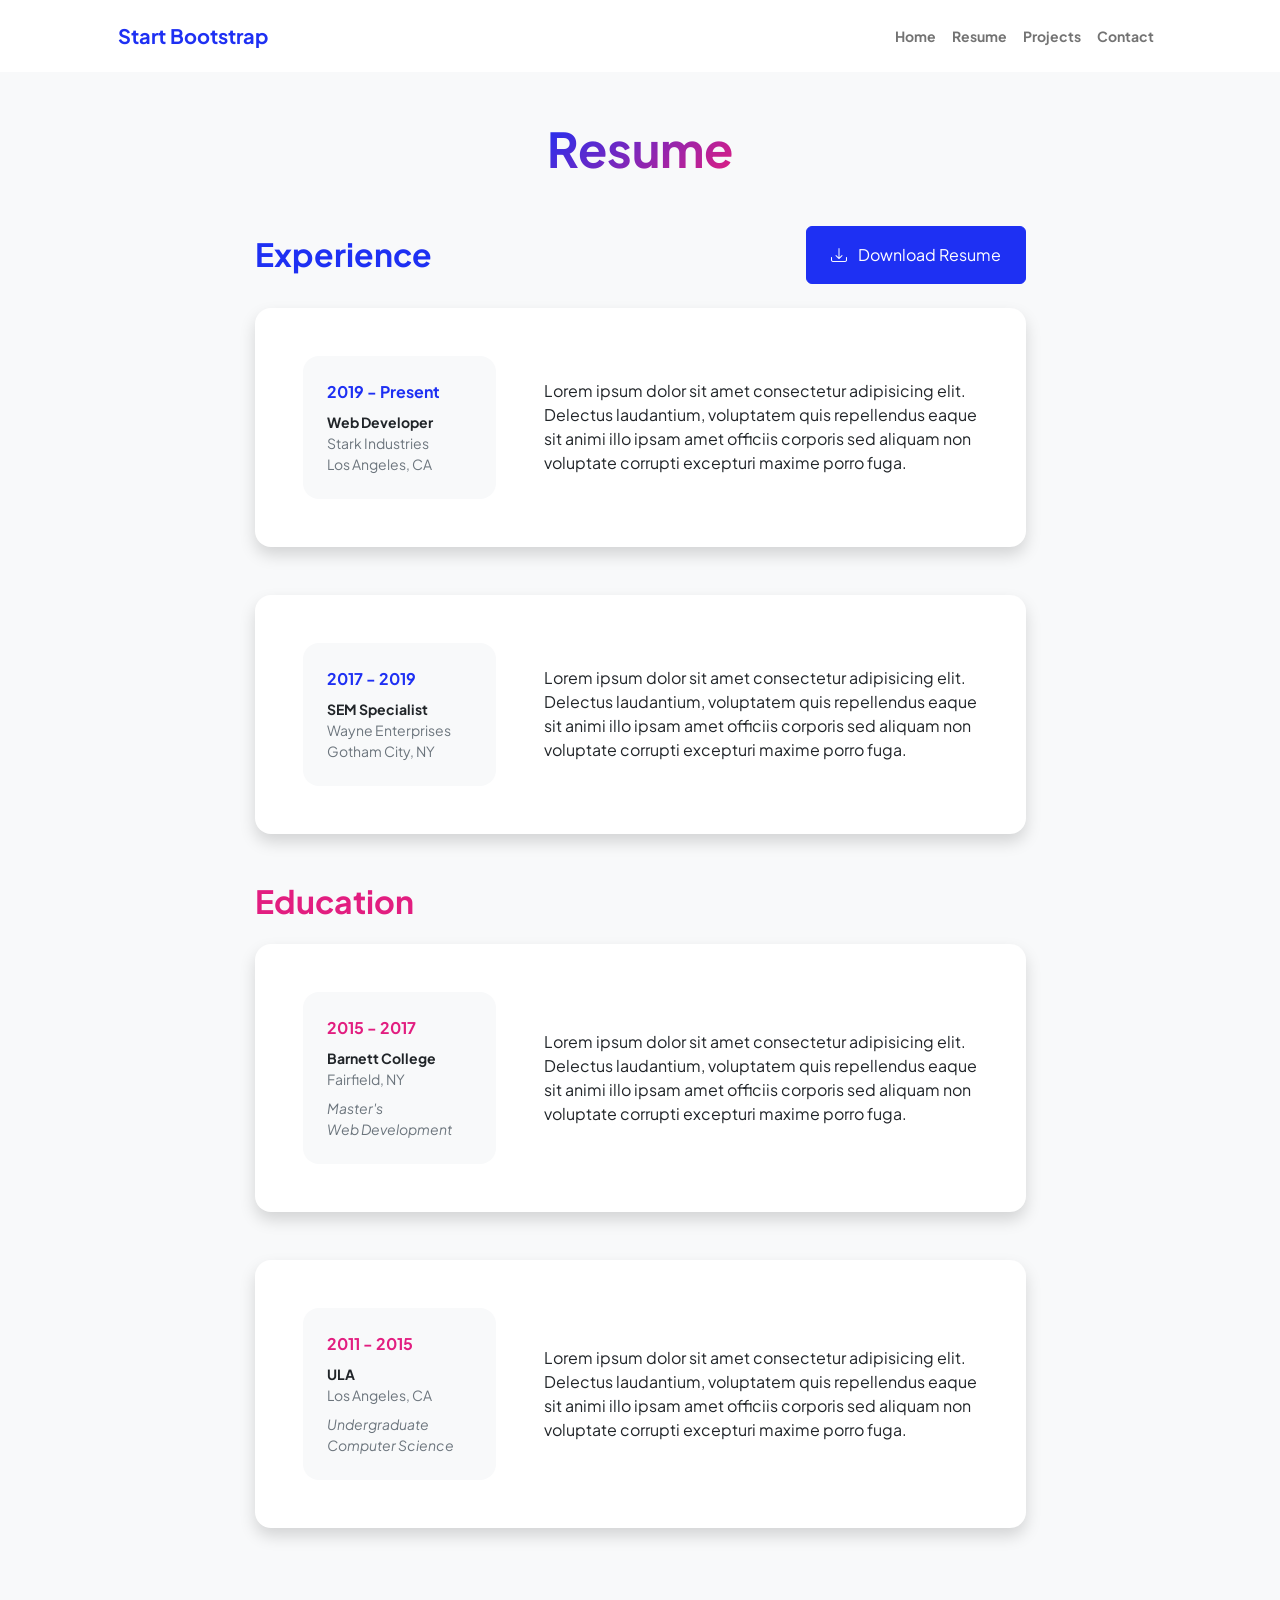
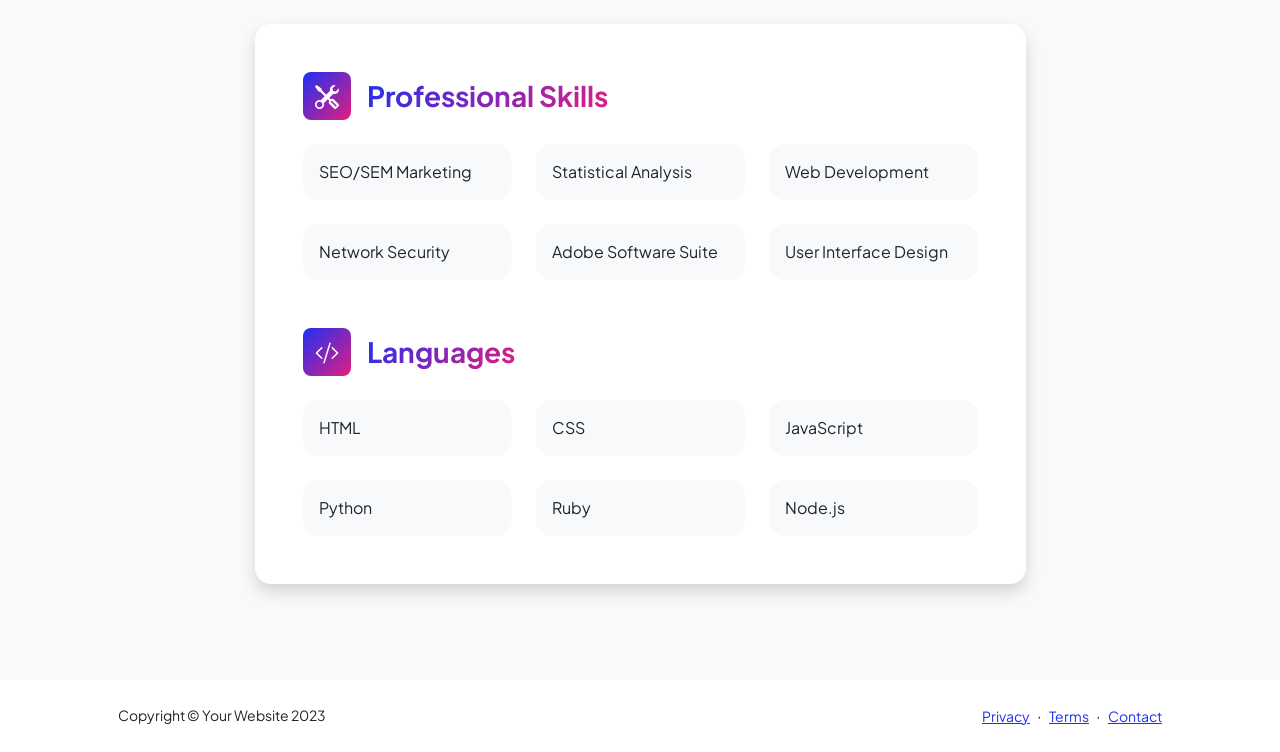
<file: resume.html>
<!DOCTYPE html>
<html lang="en">
    <head>
        <meta charset="utf-8" />
        <meta name="viewport" content="width=device-width, initial-scale=1, shrink-to-fit=no" />
        <meta name="description" content="" />
        <meta name="author" content="" />
        <title>Personal - Start Bootstrap Template</title>
        <!-- Favicon-->
        <link rel="icon" type="image/x-icon" href="assets/favicon.ico" />
        <!-- Custom Google font-->
        <link rel="preconnect" href="https://fonts.googleapis.com" />
        <link rel="preconnect" href="https://fonts.gstatic.com" crossorigin />
        <link href="https://fonts.googleapis.com/css2?family=Plus+Jakarta+Sans:wght@100;200;300;400;500;600;700;800;900&amp;display=swap" rel="stylesheet" />
        <!-- Bootstrap icons-->
        <link href="https://cdn.jsdelivr.net/npm/bootstrap-icons@1.8.1/font/bootstrap-icons.css" rel="stylesheet" />
        <!-- Core theme CSS (includes Bootstrap)-->
        <link href="css/styles.css" rel="stylesheet" />
    </head>
    <body class="d-flex flex-column h-100 bg-light">
        <main class="flex-shrink-0">
            <!-- Navigation-->
            <nav class="navbar navbar-expand-lg navbar-light bg-white py-3">
                <div class="container px-5">
                    <a class="navbar-brand" href="index.html"><span class="fw-bolder text-primary">Start Bootstrap</span></a>
                    <button class="navbar-toggler" type="button" data-bs-toggle="collapse" data-bs-target="#navbarSupportedContent" aria-controls="navbarSupportedContent" aria-expanded="false" aria-label="Toggle navigation"><span class="navbar-toggler-icon"></span></button>
                    <div class="collapse navbar-collapse" id="navbarSupportedContent">
                        <ul class="navbar-nav ms-auto mb-2 mb-lg-0 small fw-bolder">
                            <li class="nav-item"><a class="nav-link" href="index.html">Home</a></li>
                            <li class="nav-item"><a class="nav-link" href="resume.html">Resume</a></li>
                            <li class="nav-item"><a class="nav-link" href="projects.html">Projects</a></li>
                            <li class="nav-item"><a class="nav-link" href="contact.html">Contact</a></li>
                        </ul>
                    </div>
                </div>
            </nav>
            <!-- Page Content-->
            <div class="container px-5 my-5">
                <div class="text-center mb-5">
                    <h1 class="display-5 fw-bolder mb-0"><span class="text-gradient d-inline">Resume</span></h1>
                </div>
                <div class="row gx-5 justify-content-center">
                    <div class="col-lg-11 col-xl-9 col-xxl-8">
                        <!-- Experience Section-->
                        <section>
                            <div class="d-flex align-items-center justify-content-between mb-4">
                                <h2 class="text-primary fw-bolder mb-0">Experience</h2>
                                <!-- Download resume button-->
                                <!-- Note: Set the link href target to a PDF file within your project-->
                                <a class="btn btn-primary px-4 py-3" href="#!">
                                    <div class="d-inline-block bi bi-download me-2"></div>
                                    Download Resume
                                </a>
                            </div>
                            <!-- Experience Card 1-->
                            <div class="card shadow border-0 rounded-4 mb-5">
                                <div class="card-body p-5">
                                    <div class="row align-items-center gx-5">
                                        <div class="col text-center text-lg-start mb-4 mb-lg-0">
                                            <div class="bg-light p-4 rounded-4">
                                                <div class="text-primary fw-bolder mb-2">2019 - Present</div>
                                                <div class="small fw-bolder">Web Developer</div>
                                                <div class="small text-muted">Stark Industries</div>
                                                <div class="small text-muted">Los Angeles, CA</div>
                                            </div>
                                        </div>
                                        <div class="col-lg-8"><div>Lorem ipsum dolor sit amet consectetur adipisicing elit. Delectus laudantium, voluptatem quis repellendus eaque sit animi illo ipsam amet officiis corporis sed aliquam non voluptate corrupti excepturi maxime porro fuga.</div></div>
                                    </div>
                                </div>
                            </div>
                            <!-- Experience Card 2-->
                            <div class="card shadow border-0 rounded-4 mb-5">
                                <div class="card-body p-5">
                                    <div class="row align-items-center gx-5">
                                        <div class="col text-center text-lg-start mb-4 mb-lg-0">
                                            <div class="bg-light p-4 rounded-4">
                                                <div class="text-primary fw-bolder mb-2">2017 - 2019</div>
                                                <div class="small fw-bolder">SEM Specialist</div>
                                                <div class="small text-muted">Wayne Enterprises</div>
                                                <div class="small text-muted">Gotham City, NY</div>
                                            </div>
                                        </div>
                                        <div class="col-lg-8"><div>Lorem ipsum dolor sit amet consectetur adipisicing elit. Delectus laudantium, voluptatem quis repellendus eaque sit animi illo ipsam amet officiis corporis sed aliquam non voluptate corrupti excepturi maxime porro fuga.</div></div>
                                    </div>
                                </div>
                            </div>
                        </section>
                        <!-- Education Section-->
                        <section>
                            <h2 class="text-secondary fw-bolder mb-4">Education</h2>
                            <!-- Education Card 1-->
                            <div class="card shadow border-0 rounded-4 mb-5">
                                <div class="card-body p-5">
                                    <div class="row align-items-center gx-5">
                                        <div class="col text-center text-lg-start mb-4 mb-lg-0">
                                            <div class="bg-light p-4 rounded-4">
                                                <div class="text-secondary fw-bolder mb-2">2015 - 2017</div>
                                                <div class="mb-2">
                                                    <div class="small fw-bolder">Barnett College</div>
                                                    <div class="small text-muted">Fairfield, NY</div>
                                                </div>
                                                <div class="fst-italic">
                                                    <div class="small text-muted">Master's</div>
                                                    <div class="small text-muted">Web Development</div>
                                                </div>
                                            </div>
                                        </div>
                                        <div class="col-lg-8"><div>Lorem ipsum dolor sit amet consectetur adipisicing elit. Delectus laudantium, voluptatem quis repellendus eaque sit animi illo ipsam amet officiis corporis sed aliquam non voluptate corrupti excepturi maxime porro fuga.</div></div>
                                    </div>
                                </div>
                            </div>
                            <!-- Education Card 2-->
                            <div class="card shadow border-0 rounded-4 mb-5">
                                <div class="card-body p-5">
                                    <div class="row align-items-center gx-5">
                                        <div class="col text-center text-lg-start mb-4 mb-lg-0">
                                            <div class="bg-light p-4 rounded-4">
                                                <div class="text-secondary fw-bolder mb-2">2011 - 2015</div>
                                                <div class="mb-2">
                                                    <div class="small fw-bolder">ULA</div>
                                                    <div class="small text-muted">Los Angeles, CA</div>
                                                </div>
                                                <div class="fst-italic">
                                                    <div class="small text-muted">Undergraduate</div>
                                                    <div class="small text-muted">Computer Science</div>
                                                </div>
                                            </div>
                                        </div>
                                        <div class="col-lg-8"><div>Lorem ipsum dolor sit amet consectetur adipisicing elit. Delectus laudantium, voluptatem quis repellendus eaque sit animi illo ipsam amet officiis corporis sed aliquam non voluptate corrupti excepturi maxime porro fuga.</div></div>
                                    </div>
                                </div>
                            </div>
                        </section>
                        <!-- Divider-->
                        <div class="pb-5"></div>
                        <!-- Skills Section-->
                        <section>
                            <!-- Skillset Card-->
                            <div class="card shadow border-0 rounded-4 mb-5">
                                <div class="card-body p-5">
                                    <!-- Professional skills list-->
                                    <div class="mb-5">
                                        <div class="d-flex align-items-center mb-4">
                                            <div class="feature bg-primary bg-gradient-primary-to-secondary text-white rounded-3 me-3"><i class="bi bi-tools"></i></div>
                                            <h3 class="fw-bolder mb-0"><span class="text-gradient d-inline">Professional Skills</span></h3>
                                        </div>
                                        <div class="row row-cols-1 row-cols-md-3 mb-4">
                                            <div class="col mb-4 mb-md-0"><div class="d-flex align-items-center bg-light rounded-4 p-3 h-100">SEO/SEM Marketing</div></div>
                                            <div class="col mb-4 mb-md-0"><div class="d-flex align-items-center bg-light rounded-4 p-3 h-100">Statistical Analysis</div></div>
                                            <div class="col"><div class="d-flex align-items-center bg-light rounded-4 p-3 h-100">Web Development</div></div>
                                        </div>
                                        <div class="row row-cols-1 row-cols-md-3">
                                            <div class="col mb-4 mb-md-0"><div class="d-flex align-items-center bg-light rounded-4 p-3 h-100">Network Security</div></div>
                                            <div class="col mb-4 mb-md-0"><div class="d-flex align-items-center bg-light rounded-4 p-3 h-100">Adobe Software Suite</div></div>
                                            <div class="col"><div class="d-flex align-items-center bg-light rounded-4 p-3 h-100">User Interface Design</div></div>
                                        </div>
                                    </div>
                                    <!-- Languages list-->
                                    <div class="mb-0">
                                        <div class="d-flex align-items-center mb-4">
                                            <div class="feature bg-primary bg-gradient-primary-to-secondary text-white rounded-3 me-3"><i class="bi bi-code-slash"></i></div>
                                            <h3 class="fw-bolder mb-0"><span class="text-gradient d-inline">Languages</span></h3>
                                        </div>
                                        <div class="row row-cols-1 row-cols-md-3 mb-4">
                                            <div class="col mb-4 mb-md-0"><div class="d-flex align-items-center bg-light rounded-4 p-3 h-100">HTML</div></div>
                                            <div class="col mb-4 mb-md-0"><div class="d-flex align-items-center bg-light rounded-4 p-3 h-100">CSS</div></div>
                                            <div class="col"><div class="d-flex align-items-center bg-light rounded-4 p-3 h-100">JavaScript</div></div>
                                        </div>
                                        <div class="row row-cols-1 row-cols-md-3">
                                            <div class="col mb-4 mb-md-0"><div class="d-flex align-items-center bg-light rounded-4 p-3 h-100">Python</div></div>
                                            <div class="col mb-4 mb-md-0"><div class="d-flex align-items-center bg-light rounded-4 p-3 h-100">Ruby</div></div>
                                            <div class="col"><div class="d-flex align-items-center bg-light rounded-4 p-3 h-100">Node.js</div></div>
                                        </div>
                                    </div>
                                </div>
                            </div>
                        </section>
                    </div>
                </div>
            </div>
        </main>
        <!-- Footer-->
        <footer class="bg-white py-4 mt-auto">
            <div class="container px-5">
                <div class="row align-items-center justify-content-between flex-column flex-sm-row">
                    <div class="col-auto"><div class="small m-0">Copyright &copy; Your Website 2023</div></div>
                    <div class="col-auto">
                        <a class="small" href="#!">Privacy</a>
                        <span class="mx-1">&middot;</span>
                        <a class="small" href="#!">Terms</a>
                        <span class="mx-1">&middot;</span>
                        <a class="small" href="#!">Contact</a>
                    </div>
                </div>
            </div>
        </footer>
        <!-- Bootstrap core JS-->
        <script src="https://cdn.jsdelivr.net/npm/bootstrap@5.2.3/dist/js/bootstrap.bundle.min.js"></script>
        <!-- Core theme JS-->
        <script src="js/scripts.js"></script>
    </body>
</html>
</file>
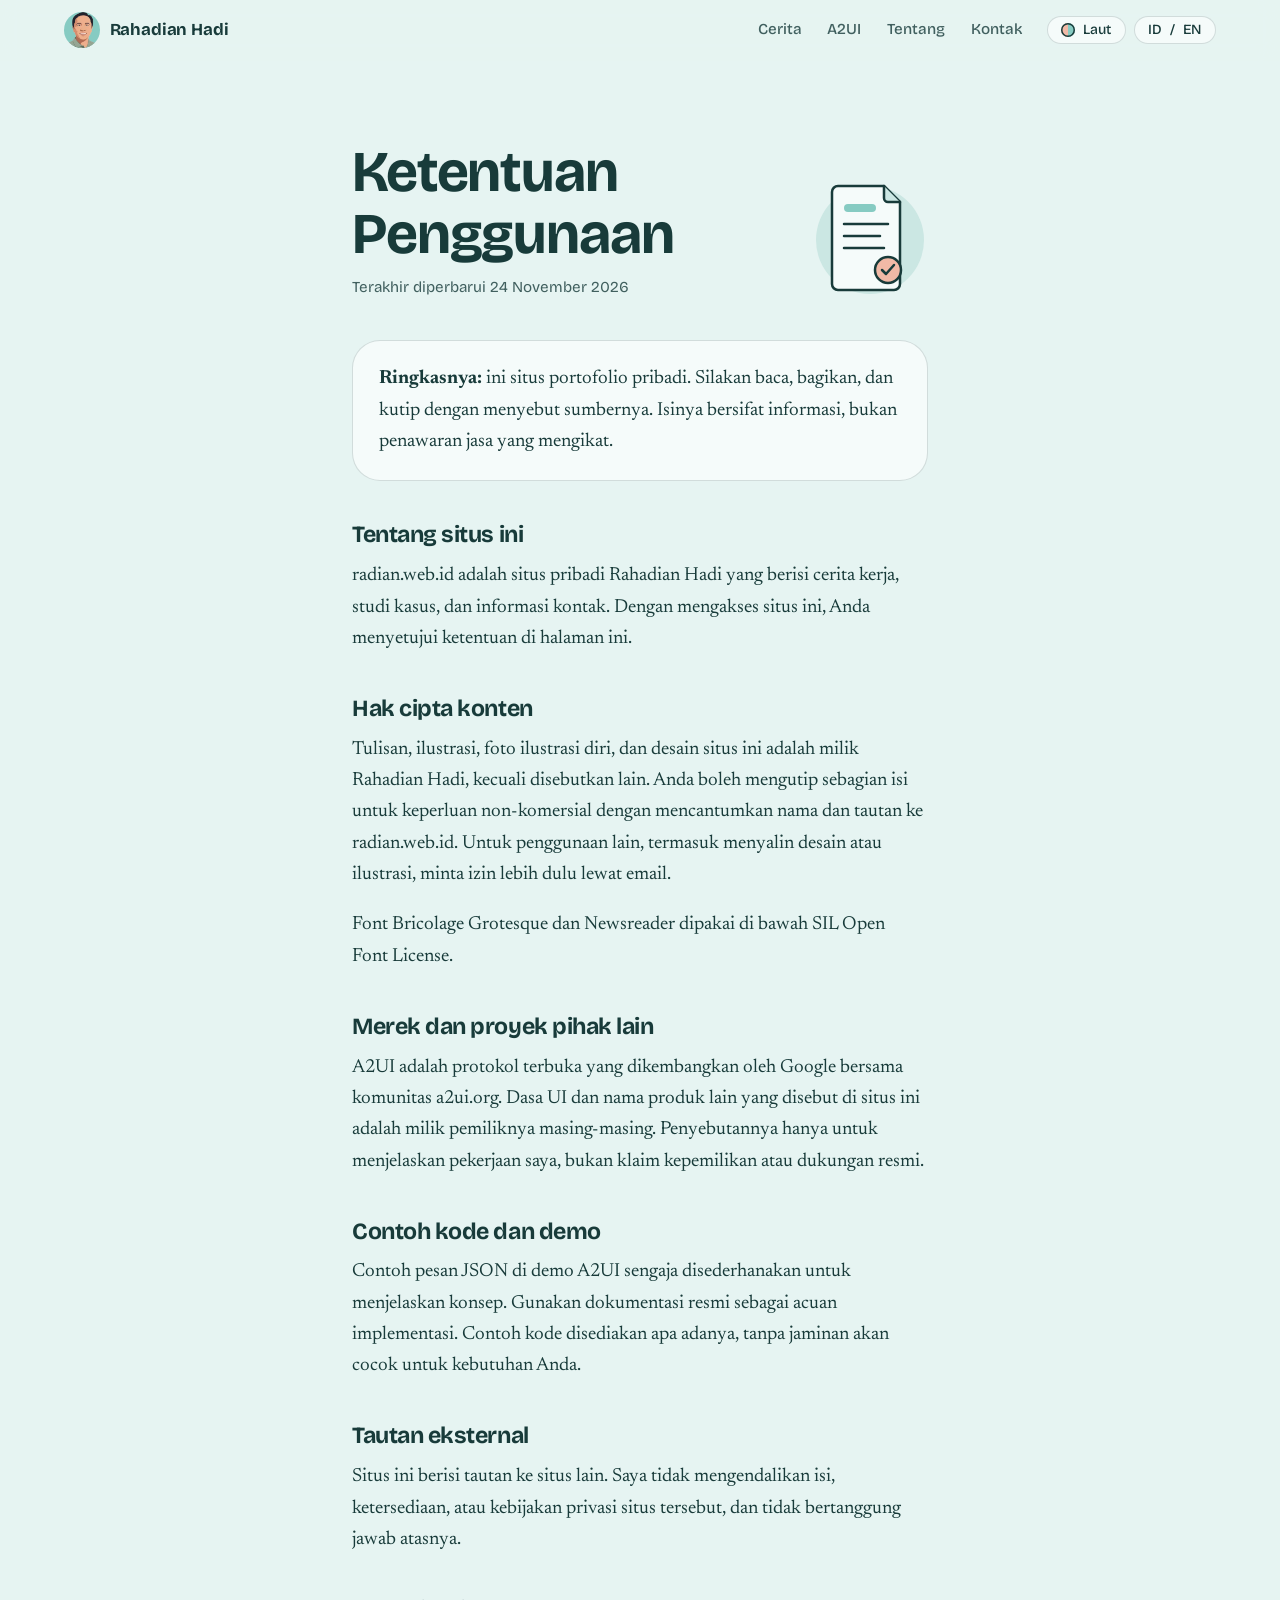
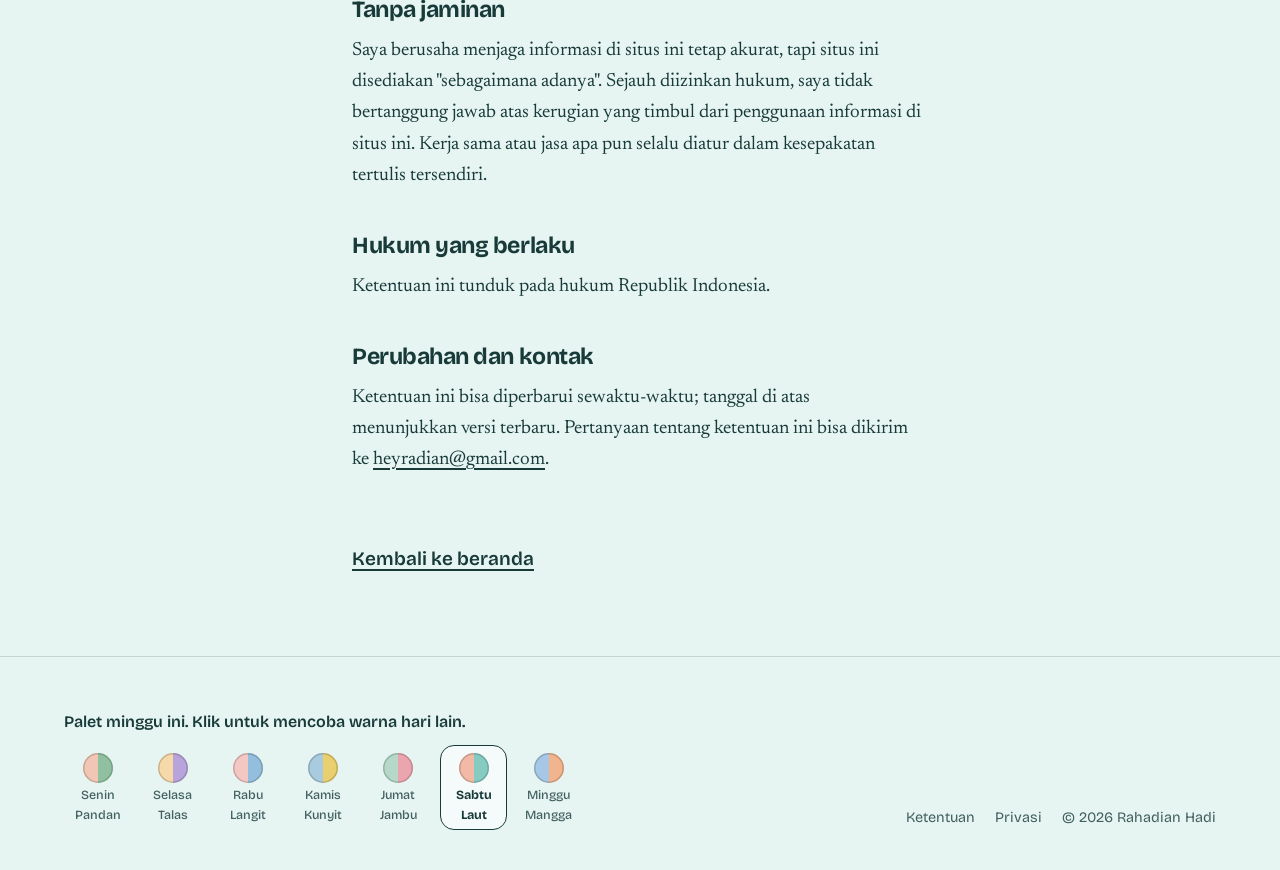
<file: terms.html>
<!DOCTYPE html>
<html lang="id" data-lang="id">
<head>
  <meta charset="utf-8">
  <meta name="viewport" content="width=device-width, initial-scale=1">
  <title>Ketentuan Penggunaan — Rahadian Hadi</title>
  <meta name="description" content="Ketentuan penggunaan situs pribadi Rahadian Hadi di radian.web.id.">
  <meta name="theme-color" content="#EEF5EC">
  <link rel="icon" href="assets/favicon.svg" type="image/svg+xml">
  <link rel="preload" href="assets/fonts/bricolage-grotesque.woff2" as="font" type="font/woff2" crossorigin>
  <link rel="stylesheet" href="assets/rh.css">
  <script src="assets/rh-theme.js"></script>
  <style>
    .float { animation: bob 5s ease-in-out infinite; }
    .blink { animation: blink 1.8s steps(1) infinite; }
    @keyframes blink { 50% { opacity: .2; } }
  </style>
</head>
<body>
<a class="skip" href="#main"><span data-l="id">Langsung ke konten</span><span data-l="en">Skip to content</span></a>
<header class="nav">
  <a class="brand" href="index.html"><img src="assets/portrait-sm.webp" alt="" width="36" height="36">Rahadian Hadi</a>
  <nav aria-label="Utama">
    <ul class="nav-links">
      <li><a href="index.html#cerita"><span data-l="id">Cerita</span><span data-l="en">Story</span></a></li>
      <li><a href="index.html#a2ui">A2UI</a></li>
      <li><a href="index.html#tentang"><span data-l="id">Tentang</span><span data-l="en">About</span></a></li>
      <li><a href="index.html#kontak"><span data-l="id">Kontak</span><span data-l="en">Contact</span></a></li>
    </ul>
  </nav>
  <div class="nav-tools">
    <button class="chip-btn" type="button" data-palette-next><span class="swatch" aria-hidden="true"></span><span class="pal-name" data-pal-name>Pandan</span></button>
    <button class="chip-btn" type="button" data-lang-toggle><span class="cur">ID</span><span aria-hidden="true">/</span><span data-l="id">EN</span><span data-l="en">ID</span></button>
  </div>
</header>
<main id="main" class="legal">
  <div class="legal-head">
    <div>
      <h1><span data-l="id">Ketentuan Penggunaan</span><span data-l="en">Terms of Use</span></h1>
      <p class="updated"><span data-l="id">Terakhir diperbarui 24 November 2026</span><span data-l="en">Last updated 24 November 2026</span></p>
    </div>
    <svg viewBox="0 0 120 130" aria-hidden="true">
      <circle class="f-soft" cx="62" cy="70" r="54"/>
      <g class="float"><path class="f-paper s" d="M30 16h46l16 16v82a6 6 0 0 1-6 6H30a6 6 0 0 1-6-6V22a6 6 0 0 1 6-6z"/>
      <path class="f-soft s" d="M76 16v12a4 4 0 0 0 4 4h12"/>
      <rect class="f-acc" x="36" y="34" width="32" height="8" rx="4"/><path class="s" d="M36 54h44M36 66h36M36 78h40"/>
      <circle class="f-acc2 s" cx="80" cy="100" r="13"/><path class="s nf" d="M74 100l4 4 8-9"/></g>
    </svg>
  </div>

  <!-- ─── Bahasa Indonesia ─── -->
  <div data-l="id">
    <div class="summary">
      <p><b>Ringkasnya:</b> ini situs portofolio pribadi. Silakan baca, bagikan, dan kutip dengan menyebut sumbernya. Isinya bersifat informasi, bukan penawaran jasa yang mengikat.</p>
    </div>

    <h2>Tentang situs ini</h2>
    <p>radian.web.id adalah situs pribadi Rahadian Hadi yang berisi cerita kerja, studi kasus, dan informasi kontak. Dengan mengakses situs ini, Anda menyetujui ketentuan di halaman ini.</p>

    <h2>Hak cipta konten</h2>
    <p>Tulisan, ilustrasi, foto ilustrasi diri, dan desain situs ini adalah milik Rahadian Hadi, kecuali disebutkan lain. Anda boleh mengutip sebagian isi untuk keperluan non-komersial dengan mencantumkan nama dan tautan ke radian.web.id. Untuk penggunaan lain, termasuk menyalin desain atau ilustrasi, minta izin lebih dulu lewat email.</p>
    <p>Font Bricolage Grotesque dan Newsreader dipakai di bawah SIL Open Font License.</p>

    <h2>Merek dan proyek pihak lain</h2>
    <p>A2UI adalah protokol terbuka yang dikembangkan oleh Google bersama komunitas a2ui.org. Dasa UI dan nama produk lain yang disebut di situs ini adalah milik pemiliknya masing-masing. Penyebutannya hanya untuk menjelaskan pekerjaan saya, bukan klaim kepemilikan atau dukungan resmi.</p>

    <h2>Contoh kode dan demo</h2>
    <p>Contoh pesan JSON di demo A2UI sengaja disederhanakan untuk menjelaskan konsep. Gunakan dokumentasi resmi sebagai acuan implementasi. Contoh kode disediakan apa adanya, tanpa jaminan akan cocok untuk kebutuhan Anda.</p>

    <h2>Tautan eksternal</h2>
    <p>Situs ini berisi tautan ke situs lain. Saya tidak mengendalikan isi, ketersediaan, atau kebijakan privasi situs tersebut, dan tidak bertanggung jawab atasnya.</p>

    <h2>Tanpa jaminan</h2>
    <p>Saya berusaha menjaga informasi di situs ini tetap akurat, tapi situs ini disediakan "sebagaimana adanya". Sejauh diizinkan hukum, saya tidak bertanggung jawab atas kerugian yang timbul dari penggunaan informasi di situs ini. Kerja sama atau jasa apa pun selalu diatur dalam kesepakatan tertulis tersendiri.</p>

    <h2>Hukum yang berlaku</h2>
    <p>Ketentuan ini tunduk pada hukum Republik Indonesia.</p>

    <h2>Perubahan dan kontak</h2>
    <p>Ketentuan ini bisa diperbarui sewaktu-waktu; tanggal di atas menunjukkan versi terbaru. Pertanyaan tentang ketentuan ini bisa dikirim ke <a href="mailto:heyradian@gmail.com">heyradian@gmail.com</a>.</p>
  </div>

  <!-- ─── English ─── -->
  <div data-l="en">
    <div class="summary">
      <p><b>In short:</b> this is a personal portfolio. Feel free to read, share, and quote it with credit. Its content is informational, not a binding offer of services.</p>
    </div>

    <h2>About this site</h2>
    <p>radian.web.id is Rahadian Hadi's personal site, with stories about my work, a case study, and contact details. By using this site, you agree to the terms on this page.</p>

    <h2>Copyright</h2>
    <p>The writing, illustrations, self-portrait illustration, and design of this site belong to Rahadian Hadi unless stated otherwise. You may quote parts of it for non-commercial purposes with my name and a link to radian.web.id. For any other use, including copying the design or illustrations, ask by email first.</p>
    <p>The Bricolage Grotesque and Newsreader fonts are used under the SIL Open Font License.</p>

    <h2>Third-party names and projects</h2>
    <p>A2UI is an open protocol developed by Google together with the a2ui.org community. Dasa UI and other product names mentioned on this site belong to their respective owners. They're mentioned only to describe my work, not as a claim of ownership or official endorsement.</p>

    <h2>Code samples and demos</h2>
    <p>The JSON messages in the A2UI demo are deliberately simplified to explain the idea. Use the official documentation as your implementation reference. Code samples are provided as is, with no guarantee they'll suit your needs.</p>

    <h2>External links</h2>
    <p>This site links to other websites. I don't control their content, availability, or privacy policies, and I'm not responsible for them.</p>

    <h2>No warranty</h2>
    <p>I try to keep the information here accurate, but the site is provided "as is". To the extent the law allows, I'm not liable for any loss arising from use of the information on this site. Any engagement or service is always governed by a separate written agreement.</p>

    <h2>Governing law</h2>
    <p>These terms are governed by the laws of the Republic of Indonesia.</p>

    <h2>Changes and contact</h2>
    <p>These terms may be updated at any time; the date above shows the current version. Questions about them can go to <a href="mailto:heyradian@gmail.com">heyradian@gmail.com</a>.</p>
  </div>

  <a class="back" href="index.html"><span data-l="id">Kembali ke beranda</span><span data-l="en">Back to home</span></a>
</main>
<footer class="footer">
  <div class="footer-grid">
    <div class="week">
      <h2><span data-l="id">Palet minggu ini. Klik untuk mencoba warna hari lain.</span><span data-l="en">This week's palettes. Click to try another day's colour.</span></h2>
      <ul class="week-strip"></ul>
    </div>
    <div class="foot-links">
      <a href="terms.html" aria-current="page"><span data-l="id">Ketentuan</span><span data-l="en">Terms</span></a>
      <a href="privacy.html"><span data-l="id">Privasi</span><span data-l="en">Privacy</span></a>
      <span>© <span data-year>2026</span> Rahadian Hadi</span>
    </div>
  </div>
</footer>
<script src="assets/rh.js"></script>
</body>
</html>
</file>
<file: assets/rh.css>
/* Rahadian Hadi — shared styles (index, terms, privacy) */
/* fonts: self-hosted variable fonts (SIL OFL, see assets/fonts) */
@font-face { font-family: 'Bricolage Grotesque'; font-style: normal; font-display: swap; font-weight: 200 800; font-stretch: 75% 100%;
  src: url(fonts/bricolage-grotesque.woff2) format('woff2-variations'), url(fonts/bricolage-grotesque.woff2) format('woff2'); }
@font-face { font-family: 'Newsreader'; font-style: normal; font-display: swap; font-weight: 200 800;
  src: url(fonts/newsreader.woff2) format('woff2-variations'), url(fonts/newsreader.woff2) format('woff2'); }

:root {
  /* fallback = Pandan; rh-theme.js overrides per day */
  --bg: #EEF5EC; --paper: #F8FBF6; --ink: #1F3A2E; --soft: #D5E8D0; --acc: #8FC1A0; --acc2: #F2C6B4;
  --ink-2: color-mix(in srgb, var(--ink) 80%, var(--bg));
  --line: color-mix(in srgb, var(--ink) 16%, transparent);
  --display: 'Bricolage Grotesque', 'Segoe UI', system-ui, sans-serif;
  --text: 'Newsreader', Georgia, 'Times New Roman', serif;
  --measure: 36rem;
  --gutter: clamp(1.25rem, 5vw, 4rem);
  --r-lg: 28px; --r-md: 14px; --r-sm: 8px;
  color-scheme: light;
}
*, *::before, *::after { box-sizing: border-box; }
html { scroll-behavior: smooth; -webkit-text-size-adjust: 100%; }
body {
  margin: 0; background: var(--bg); color: var(--ink);
  font: 400 1.1875rem/1.65 var(--text);
  font-optical-sizing: auto;
  -webkit-font-smoothing: antialiased;
  transition: background-color .6s ease, color .6s ease;
}
img, svg { display: block; max-width: 100%; }
a { color: inherit; text-decoration-thickness: 1.5px; text-underline-offset: .2em; }
a:hover { text-decoration-color: var(--acc); }
h1, h2, h3, h4 { font-family: var(--display); font-weight: 700; line-height: 1.08; letter-spacing: -.02em; margin: 0; text-wrap: balance; }
p { margin: 0 0 1em; text-wrap: pretty; }
button { font: inherit; color: inherit; }
:focus-visible { outline: 3px solid var(--ink); outline-offset: 3px; border-radius: 6px; }
::selection { background: var(--acc); color: var(--ink); }

/* bilingual: both languages live in the markup, CSS shows one */
html:not([data-lang="en"]) [data-l="en"],
html[data-lang="en"] [data-l="id"] { display: none !important; }

.skip { position: absolute; left: -999px; top: 0; background: var(--ink); color: var(--paper); padding: .6rem 1rem; z-index: 200; font-family: var(--display); }
.skip:focus { left: 1rem; top: 1rem; }

/* ── nav ── */
.nav {
  position: sticky; top: 0; z-index: 50;
  display: flex; align-items: center; gap: 1.5rem;
  padding: .75rem var(--gutter);
  background: color-mix(in srgb, var(--bg) 86%, transparent);
  backdrop-filter: blur(10px); -webkit-backdrop-filter: blur(10px);
  border-bottom: 1px solid transparent;
  transition: border-color .3s, background-color .6s;
  font-family: var(--display);
}
.nav.is-scrolled { border-bottom-color: var(--line); }
.brand { display: flex; align-items: center; gap: .6rem; text-decoration: none; font-weight: 700; font-size: 1.05rem; letter-spacing: -.01em; margin-right: auto; }
.brand img { width: 36px; height: 36px; border-radius: 50%; background: var(--acc); object-fit: cover; object-position: top; }
.nav-links { display: flex; gap: 1.6rem; list-style: none; margin: 0; padding: 0; font-size: .95rem; font-weight: 500; }
.nav-links a { text-decoration: none; color: var(--ink-2); }
.nav-links a:hover, .nav-links a[aria-current="true"] { color: var(--ink); text-decoration: underline; text-decoration-color: var(--acc); text-decoration-thickness: 3px; }
.nav-tools { display: flex; gap: .5rem; align-items: center; }
.chip-btn {
  display: inline-flex; align-items: center; gap: .5rem;
  border: 1.5px solid var(--line); background: var(--paper);
  border-radius: 999px; padding: .4rem .85rem; cursor: pointer;
  font: 500 .875rem/1 var(--display);
  transition: border-color .2s, transform .2s;
}
.chip-btn:hover { border-color: var(--ink); }
.chip-btn:active { transform: scale(.96); }
.swatch { width: 14px; height: 14px; border-radius: 50%; background: conic-gradient(var(--acc) 0 50%, var(--acc2) 0); box-shadow: inset 0 0 0 1.5px var(--ink); }
@media (max-width: 760px) { .nav-links { display: none; } .chip-btn .pal-name { display: none; } }

/* ── buttons ── */
.btn {
  display: inline-flex; align-items: center; gap: .6rem;
  font: 600 1rem/1 var(--display); text-decoration: none;
  padding: .95rem 1.4rem; border-radius: 999px; cursor: pointer;
  border: 2px solid var(--ink); background: var(--ink); color: var(--paper);
  transition: transform .15s ease, background-color .2s;
}
.btn:hover { transform: translateY(-2px); }
.btn:active { transform: translateY(0) scale(.98); }
.btn--ghost { background: transparent; color: var(--ink); }
.btn--ghost:hover { background: var(--paper); }

/* ── footer ── */
.footer { padding: 3.5rem var(--gutter) 2.5rem; border-top: 1px solid var(--line); font-family: var(--display); font-size: .9rem; }
.footer-grid { max-width: 72rem; margin: 0 auto; display: grid; gap: 2rem; grid-template-columns: 1fr auto; align-items: end; }
.week h2 { font-size: 1rem; font-weight: 600; letter-spacing: 0; margin-bottom: .9rem; }
.week-strip { display: flex; flex-wrap: wrap; gap: .5rem; list-style: none; margin: 0; padding: 0; }
.week-strip button {
  display: grid; justify-items: center; gap: .35rem; cursor: pointer;
  border: 1.5px solid transparent; background: none; padding: .45rem .5rem; border-radius: var(--r-md);
  font: 500 .78rem/1.1 var(--display); color: var(--ink-2); min-width: 4.2rem;
}
.week-strip button:hover { border-color: var(--line); }
.week-strip button[aria-pressed="true"] { border-color: var(--ink); color: var(--ink); background: var(--paper); }
.week-strip .dot { width: 30px; height: 30px; border-radius: 50%; box-shadow: inset 0 0 0 1.5px rgba(0,0,0,.18); }
.week-strip .today { font-weight: 700; }
.foot-links { display: flex; gap: 1.25rem; flex-wrap: wrap; justify-content: flex-end; color: var(--ink-2); }
.foot-links a { text-decoration: none; } .foot-links a:hover { text-decoration: underline; }
@media (max-width: 760px) { .footer-grid { grid-template-columns: 1fr; } .foot-links { justify-content: flex-start; } }

/* ── legal pages ── */
.legal { max-width: 44rem; margin: 0 auto; padding: clamp(2.5rem, 7vw, 5rem) var(--gutter) 5rem; }
.legal-head { display: grid; grid-template-columns: 1fr auto; gap: 1.5rem; align-items: end; margin-bottom: 2.5rem; }
.legal-head svg { width: 120px; height: auto; }
.legal h1 { font-size: clamp(2.4rem, 6vw, 3.6rem); margin-bottom: .6rem; }
.legal .updated { color: var(--ink-2); font-family: var(--display); font-size: .95rem; margin: 0; }
.legal h2 { font-size: 1.45rem; margin: 2.6rem 0 .8rem; }
.legal ul { padding-left: 1.2rem; margin: 0 0 1em; } .legal li { margin-bottom: .45em; }
.legal .summary { background: var(--paper); border: 1.5px solid var(--line); border-radius: var(--r-lg); padding: 1.4rem 1.6rem; margin-bottom: 1rem; }
.legal .summary p:last-child { margin: 0; }
.legal .back { display: inline-block; margin-top: 3rem; font-family: var(--display); font-weight: 600; }

/* shared svg paint classes — every illustration follows the day's palette */
.f-ink { fill: var(--ink); } .f-acc { fill: var(--acc); } .f-acc2 { fill: var(--acc2); }
.f-soft { fill: var(--soft); } .f-paper { fill: var(--paper); } .f-bg { fill: var(--bg); }
.s { stroke: var(--ink); stroke-width: 2.5; stroke-linecap: round; stroke-linejoin: round; }
.nf { fill: none; }
svg * { transition: fill .6s ease; }
.tb { transform-box: fill-box; transform-origin: center; }

@keyframes bob { 0%, 100% { transform: translateY(0); } 50% { transform: translateY(-8px); } }
@keyframes spin { to { transform: rotate(360deg); } }
@keyframes twinkle { 0%, 100% { opacity: 1; transform: scale(1); } 50% { opacity: .3; transform: scale(.6); } }
@keyframes sway { 0%, 100% { transform: rotate(-4deg); } 50% { transform: rotate(4deg); } }

@media (prefers-reduced-motion: reduce) {
  html { scroll-behavior: auto; }
  *, *::before, *::after { animation: none !important; transition: none !important; }
}
</file>
<file: css/home.style.css>
a,hr{color:inherit}.align-baseline,progress,sub,sup{vertical-align:baseline}blockquote,body,dd,dl,fieldset,figure,h1,h2,h3,h4,h5,h6,hr,menu,ol,p,pre,ul{margin:0}*,.box-border,::after,::before{box-sizing:border-box}.border-collapse,table{border-collapse:collapse}.overflow-ellipsis,.text-ellipsis,.truncate{text-overflow:ellipsis}.border-black,.border-gray-400,.border-gray-700,.border-slate-400,.border-white{--tw-border-opacity:1}.blur,.drop-shadow,.grayscale,.invert,.sepia{filter:var(--tw-blur) var(--tw-brightness) var(--tw-contrast) var(--tw-grayscale) var(--tw-hue-rotate) var(--tw-invert) var(--tw-saturate) var(--tw-sepia) var(--tw-drop-shadow)}.backdrop-blur,.backdrop-grayscale{-webkit-backdrop-filter:var(--tw-backdrop-blur) var(--tw-backdrop-brightness) var(--tw-backdrop-contrast) var(--tw-backdrop-grayscale) var(--tw-backdrop-hue-rotate) var(--tw-backdrop-invert) var(--tw-backdrop-opacity) var(--tw-backdrop-saturate) var(--tw-backdrop-sepia)}.transition,.transition-all{transition-timing-function:cubic-bezier(0.4,0,0.2,1);transition-duration:150ms}.duration-150,.transition,.transition-all{transition-duration:150ms}*,::after,::before{border:0 solid #e5e7eb;--tw-border-spacing-x:0;--tw-border-spacing-y:0;--tw-translate-x:0;--tw-translate-y:0;--tw-rotate:0;--tw-skew-x:0;--tw-skew-y:0;--tw-scale-x:1;--tw-scale-y:1;--tw-pan-x: ;--tw-pan-y: ;--tw-pinch-zoom: ;--tw-scroll-snap-strictness:proximity;--tw-gradient-from-position: ;--tw-gradient-via-position: ;--tw-gradient-to-position: ;--tw-ordinal: ;--tw-slashed-zero: ;--tw-numeric-figure: ;--tw-numeric-spacing: ;--tw-numeric-fraction: ;--tw-ring-inset: ;--tw-ring-offset-width:0px;--tw-ring-offset-color:#fff;--tw-ring-color:rgb(59 130 246 / 0.5);--tw-ring-offset-shadow:0 0 #0000;--tw-ring-shadow:0 0 #0000;--tw-shadow:0 0 #0000;--tw-shadow-colored:0 0 #0000;--tw-blur: ;--tw-brightness: ;--tw-contrast: ;--tw-grayscale: ;--tw-hue-rotate: ;--tw-invert: ;--tw-saturate: ;--tw-sepia: ;--tw-drop-shadow: ;--tw-backdrop-blur: ;--tw-backdrop-brightness: ;--tw-backdrop-contrast: ;--tw-backdrop-grayscale: ;--tw-backdrop-hue-rotate: ;--tw-backdrop-invert: ;--tw-backdrop-opacity: ;--tw-backdrop-saturate: ;--tw-backdrop-sepia: }::after,::before{--tw-content:''}html{line-height:1.5;-webkit-text-size-adjust:100%;-moz-tab-size:4;-o-tab-size:4;tab-size:4;font-family:ui-sans-serif,system-ui,-apple-system,BlinkMacSystemFont,"Segoe UI",Roboto,"Helvetica Neue",Arial,"Noto Sans",sans-serif,"Apple Color Emoji","Segoe UI Emoji","Segoe UI Symbol","Noto Color Emoji";font-feature-settings:normal;font-variation-settings:normal}body{line-height:inherit}hr{height:0;border-top-width:1px}abbr:where([title]){-webkit-text-decoration:underline dotted;text-decoration:underline dotted}h1,h2,h3,h4,h5,h6{font-size:inherit;font-weight:inherit}a{text-decoration:inherit}b,strong{font-weight:bolder}code,kbd,pre,samp{font-family:ui-monospace,SFMono-Regular,Menlo,Monaco,Consolas,"Liberation Mono","Courier New",monospace;font-size:1em}small{font-size:80%}sub,sup{font-size:75%;line-height:0;position:relative}sub{bottom:-.25em}sup{top:-.5em}table{text-indent:0;border-color:inherit}button,input,optgroup,select,textarea{font-family:inherit;font-feature-settings:inherit;font-variation-settings:inherit;font-size:100%;font-weight:inherit;line-height:inherit;color:inherit;margin:0;padding:0}.normal-case,button,select{text-transform:none}[type=button],[type=reset],[type=submit],button{-webkit-appearance:button;background-color:transparent;background-image:none}:-moz-focusring{outline:auto}:-moz-ui-invalid{box-shadow:none}::-webkit-inner-spin-button,::-webkit-outer-spin-button{height:auto}[type=search]{-webkit-appearance:textfield;outline-offset:-2px}::-webkit-search-decoration{-webkit-appearance:none}::-webkit-file-upload-button{-webkit-appearance:button;font:inherit}.list-item,summary{display:list-item}dialog,fieldset,legend{padding:0}menu,ol,ul{list-style:none;padding:0}.resize-y,textarea{resize:vertical}input::-moz-placeholder,textarea::-moz-placeholder{opacity:1;color:#9ca3af}input::placeholder,textarea::placeholder{opacity:1;color:#9ca3af}[role=button],button{cursor:pointer}:disabled{cursor:default}audio,canvas,embed,iframe,img,object,svg,video{display:block;vertical-align:middle}img,video{max-width:100%;height:auto}.hidden,[hidden]{display:none}::backdrop{--tw-border-spacing-x:0;--tw-border-spacing-y:0;--tw-translate-x:0;--tw-translate-y:0;--tw-rotate:0;--tw-skew-x:0;--tw-skew-y:0;--tw-scale-x:1;--tw-scale-y:1;--tw-pan-x: ;--tw-pan-y: ;--tw-pinch-zoom: ;--tw-scroll-snap-strictness:proximity;--tw-gradient-from-position: ;--tw-gradient-via-position: ;--tw-gradient-to-position: ;--tw-ordinal: ;--tw-slashed-zero: ;--tw-numeric-figure: ;--tw-numeric-spacing: ;--tw-numeric-fraction: ;--tw-ring-inset: ;--tw-ring-offset-width:0px;--tw-ring-offset-color:#fff;--tw-ring-color:rgb(59 130 246 / 0.5);--tw-ring-offset-shadow:0 0 #0000;--tw-ring-shadow:0 0 #0000;--tw-shadow:0 0 #0000;--tw-shadow-colored:0 0 #0000;--tw-blur: ;--tw-brightness: ;--tw-contrast: ;--tw-grayscale: ;--tw-hue-rotate: ;--tw-invert: ;--tw-saturate: ;--tw-sepia: ;--tw-drop-shadow: ;--tw-backdrop-blur: ;--tw-backdrop-brightness: ;--tw-backdrop-contrast: ;--tw-backdrop-grayscale: ;--tw-backdrop-hue-rotate: ;--tw-backdrop-invert: ;--tw-backdrop-opacity: ;--tw-backdrop-saturate: ;--tw-backdrop-sepia: }.container,.w-full{width:100%}@media (min-width:640px){.container{max-width:640px}.sm\:container{width:100%}@media (min-width:640px){.sm\:container{max-width:640px}}@media (min-width:768px){.sm\:container{max-width:768px}}@media (min-width:1024px){.sm\:container{max-width:1024px}}@media (min-width:1280px){.sm\:container{max-width:1280px}}@media (min-width:1536px){.sm\:container{max-width:1536px}}}@media (min-width:768px){.container{max-width:768px}.md\:grid-cols-4{grid-template-columns:repeat(4,minmax(0,1fr))}.md\:overflow-visible{overflow:visible}}@media (min-width:1024px){.container{max-width:1024px}.lg\:py-8{padding-top:2rem;padding-bottom:2rem}}@media (min-width:1280px){.container{max-width:1280px}.xl\:px-12{padding-left:3rem;padding-right:3rem}}@media (min-width:1536px){.container{max-width:1536px}}.sr-only{position:absolute;width:1px;height:1px;padding:0;margin:-1px;overflow:hidden;clip:rect(0,0,0,0);white-space:nowrap;border-width:0}.not-sr-only,.static{position:static}.not-sr-only{width:auto;height:auto;padding:0;margin:0;overflow:visible;clip:auto;white-space:normal}.pointer-events-none{pointer-events:none}.pointer-events-auto{pointer-events:auto}.visible{visibility:visible}.invisible{visibility:hidden}.collapse{visibility:collapse}.fixed{position:fixed}.absolute,.skewed::before{position:absolute}.relative{position:relative}.sticky{position:sticky}.-inset-1{inset:-0.25rem}.bottom-0{bottom:0}.end-1{inset-inline-end:0.25rem}.left-0{left:0}.right-0{right:0}.top-0{top:0}.top-full{top:100%}.isolate{isolation:isolate}.isolation-auto{isolation:auto}.z-10{z-index:10}.z-20{z-index:20}.row-span-6{grid-row:span 6/span 6}.float-right{float:right}.float-left{float:left}.float-none{float:none}.clear-left{clear:left}.clear-right{clear:right}.clear-both{clear:both}.clear-none{clear:none}.mx-auto{margin-left:auto;margin-right:auto}.my-5{margin-top:1.25rem;margin-bottom:1.25rem}.my-7{margin-top:1.75rem;margin-bottom:1.75rem}.mb-12{margin-bottom:3rem}.mb-16{margin-bottom:4rem}.mb-2{margin-bottom:.5rem}.mb-20{margin-bottom:5rem}.mb-4{margin-bottom:1rem}.mb-40{margin-bottom:10rem}.mb-6{margin-bottom:1.5rem}.mt-2{margin-top:.5rem}.box-content{box-sizing:content-box}.line-clamp-none{overflow:visible;display:block;-webkit-box-orient:horizontal;-webkit-line-clamp:none}.block{display:block}.inline-block{display:inline-block}.inline{display:inline}.flex{display:flex}.inline-flex{display:inline-flex}.table{display:table}.inline-table{display:inline-table}.table-caption{display:table-caption}.table-cell{display:table-cell}.table-column{display:table-column}.table-column-group{display:table-column-group}.table-footer-group{display:table-footer-group}.table-header-group{display:table-header-group}.table-row-group{display:table-row-group}.table-row{display:table-row}.flow-root{display:flow-root}.grid{display:grid}.inline-grid{display:inline-grid}.contents{display:contents}.aspect-square{aspect-ratio:1/1}.h-12{height:3rem}.h-14{height:3.5rem}.h-20{height:5rem}.h-52{height:13rem}.h-\[150px\]{height:150px}.h-auto{height:auto}.h-full{height:100%}.h-screen{height:100vh}.w-1\/2{width:50%}.w-1\/3{width:33.333333%}.w-1\/4{width:25%}.w-10\/12{width:83.333333%}.w-14{width:3.5rem}.w-20{width:5rem}.w-32{width:8rem}.w-\[250px\]{width:250px}.w-auto{width:auto}.min-w-\[750px\]{min-width:750px}.max-w-lg{max-width:32rem}.max-w-screen-xl{max-width:1280px}.max-w-xl{max-width:36rem}.flex-1{flex:1 1 0%}.flex-shrink,.shrink{flex-shrink:1}.flex-grow,.grow{flex-grow:1}.table-auto{table-layout:auto}.table-fixed{table-layout:fixed}.caption-top{caption-side:top}.caption-bottom{caption-side:bottom}.border-separate{border-collapse:separate}.\!transform{transform:translate(var(--tw-translate-x),var(--tw-translate-y)) rotate(var(--tw-rotate)) skewX(var(--tw-skew-x)) skewY(var(--tw-skew-y)) scaleX(var(--tw-scale-x)) scaleY(var(--tw-scale-y))!important}.transform,.transform-cpu{transform:translate(var(--tw-translate-x),var(--tw-translate-y)) rotate(var(--tw-rotate)) skewX(var(--tw-skew-x)) skewY(var(--tw-skew-y)) scaleX(var(--tw-scale-x)) scaleY(var(--tw-scale-y))}.transform-gpu{transform:translate3d(var(--tw-translate-x),var(--tw-translate-y),0) rotate(var(--tw-rotate)) skewX(var(--tw-skew-x)) skewY(var(--tw-skew-y)) scaleX(var(--tw-scale-x)) scaleY(var(--tw-scale-y))}.transform-none{transform:none}.touch-auto{touch-action:auto}.touch-none{touch-action:none}.touch-pan-down,.touch-pan-left,.touch-pan-right,.touch-pan-up,.touch-pan-x,.touch-pan-y,.touch-pinch-zoom{touch-action:var(--tw-pan-x) var(--tw-pan-y) var(--tw-pinch-zoom)}.touch-pan-x{--tw-pan-x:pan-x}.touch-pan-left{--tw-pan-x:pan-left}.touch-pan-right{--tw-pan-x:pan-right}.touch-pan-y{--tw-pan-y:pan-y}.touch-pan-up{--tw-pan-y:pan-up}.touch-pan-down{--tw-pan-y:pan-down}.touch-pinch-zoom{--tw-pinch-zoom:pinch-zoom}.touch-manipulation{touch-action:manipulation}.select-none{-webkit-user-select:none;-moz-user-select:none;user-select:none}.select-text{-webkit-user-select:text;-moz-user-select:text;user-select:text}.select-all{-webkit-user-select:all;-moz-user-select:all;user-select:all}.select-auto{-webkit-user-select:auto;-moz-user-select:auto;user-select:auto}.resize-none{resize:none}.resize-x{resize:horizontal}.resize{resize:both}.snap-none{scroll-snap-type:none}.snap-x{scroll-snap-type:x var(--tw-scroll-snap-strictness)}.snap-y{scroll-snap-type:y var(--tw-scroll-snap-strictness)}.snap-both{scroll-snap-type:both var(--tw-scroll-snap-strictness)}.snap-mandatory{--tw-scroll-snap-strictness:mandatory}.snap-proximity{--tw-scroll-snap-strictness:proximity}.snap-start{scroll-snap-align:start}.snap-end{scroll-snap-align:end}.snap-center{scroll-snap-align:center}.snap-align-none{scroll-snap-align:none}.snap-normal{scroll-snap-stop:normal}.snap-always{scroll-snap-stop:always}.list-inside{list-style-position:inside}.list-outside{list-style-position:outside}.appearance-none{-webkit-appearance:none;-moz-appearance:none;appearance:none}.break-before-auto{-moz-column-break-before:auto;break-before:auto}.break-before-avoid{-moz-column-break-before:avoid;break-before:avoid}.break-before-all{-moz-column-break-before:all;break-before:all}.break-before-avoid-page{-moz-column-break-before:avoid;break-before:avoid-page}.break-before-page{-moz-column-break-before:page;break-before:page}.break-before-left{-moz-column-break-before:left;break-before:left}.break-before-right{-moz-column-break-before:right;break-before:right}.break-before-column{-moz-column-break-before:column;break-before:column}.break-inside-auto{-moz-column-break-inside:auto;break-inside:auto}.break-inside-avoid{-moz-column-break-inside:avoid;break-inside:avoid}.break-inside-avoid-page{break-inside:avoid-page}.break-inside-avoid-column{-moz-column-break-inside:avoid;break-inside:avoid-column}.break-after-auto{-moz-column-break-after:auto;break-after:auto}.break-after-avoid{-moz-column-break-after:avoid;break-after:avoid}.break-after-all{-moz-column-break-after:all;break-after:all}.break-after-avoid-page{-moz-column-break-after:avoid;break-after:avoid-page}.break-after-page{-moz-column-break-after:page;break-after:page}.break-after-left{-moz-column-break-after:left;break-after:left}.break-after-right{-moz-column-break-after:right;break-after:right}.break-after-column{-moz-column-break-after:column;break-after:column}.grid-flow-row{grid-auto-flow:row}.grid-flow-col{grid-auto-flow:column}.grid-flow-dense{grid-auto-flow:dense}.grid-flow-row-dense{grid-auto-flow:row dense}.grid-flow-col-dense{grid-auto-flow:column dense}.grid-cols-2{grid-template-columns:repeat(2,minmax(0,1fr))}.flex-row{flex-direction:row}.flex-row-reverse{flex-direction:row-reverse}.flex-col{flex-direction:column}.flex-col-reverse{flex-direction:column-reverse}.flex-wrap{flex-wrap:wrap}.flex-wrap-reverse{flex-wrap:wrap-reverse}.flex-nowrap{flex-wrap:nowrap}.place-content-center{place-content:center}.place-content-start{place-content:start}.place-content-end{place-content:end}.place-content-between{place-content:space-between}.place-content-around{place-content:space-around}.place-content-evenly{place-content:space-evenly}.place-content-baseline{place-content:baseline}.place-content-stretch{place-content:stretch}.place-items-start{place-items:start}.place-items-end{place-items:end}.place-items-center{place-items:center}.place-items-baseline{place-items:baseline}.place-items-stretch{place-items:stretch}.content-normal{align-content:normal}.content-center{align-content:center}.content-start{align-content:flex-start}.content-end{align-content:flex-end}.content-between{align-content:space-between}.content-around{align-content:space-around}.content-evenly{align-content:space-evenly}.content-baseline{align-content:baseline}.content-stretch{align-content:stretch}.items-start{align-items:flex-start}.items-end{align-items:flex-end}.items-center{align-items:center}.items-baseline{align-items:baseline}.items-stretch{align-items:stretch}.justify-normal{justify-content:normal}.justify-start{justify-content:flex-start}.justify-end{justify-content:flex-end}.justify-center{justify-content:center}.justify-between{justify-content:space-between}.justify-around{justify-content:space-around}.justify-evenly{justify-content:space-evenly}.justify-stretch{justify-content:stretch}.justify-items-start{justify-items:start}.justify-items-end{justify-items:end}.justify-items-center{justify-items:center}.justify-items-stretch{justify-items:stretch}.gap-10{gap:2.5rem}.gap-12{gap:3rem}.gap-16{gap:4rem}.gap-2{gap:.5rem}.gap-3{gap:.75rem}.gap-4{gap:1rem}.gap-5{gap:1.25rem}.gap-6{gap:1.5rem}.space-x-2>:not([hidden])~:not([hidden]){--tw-space-x-reverse:0;margin-right:calc(.5rem * var(--tw-space-x-reverse));margin-left:calc(.5rem * calc(1 - var(--tw-space-x-reverse)))}.space-y-reverse>:not([hidden])~:not([hidden]){--tw-space-y-reverse:1}.space-x-reverse>:not([hidden])~:not([hidden]){--tw-space-x-reverse:1}.divide-x>:not([hidden])~:not([hidden]){--tw-divide-x-reverse:0;border-right-width:calc(1px * var(--tw-divide-x-reverse));border-left-width:calc(1px * calc(1 - var(--tw-divide-x-reverse)))}.divide-y>:not([hidden])~:not([hidden]){--tw-divide-y-reverse:0;border-top-width:calc(1px * calc(1 - var(--tw-divide-y-reverse)));border-bottom-width:calc(1px * var(--tw-divide-y-reverse))}.divide-y-reverse>:not([hidden])~:not([hidden]){--tw-divide-y-reverse:1}.divide-x-reverse>:not([hidden])~:not([hidden]){--tw-divide-x-reverse:1}.border-solid,.divide-solid>:not([hidden])~:not([hidden]){border-style:solid}.border-dashed,.divide-dashed>:not([hidden])~:not([hidden]){border-style:dashed}.border-dotted,.divide-dotted>:not([hidden])~:not([hidden]){border-style:dotted}.border-double,.divide-double>:not([hidden])~:not([hidden]){border-style:double}.border-none,.divide-none>:not([hidden])~:not([hidden]){border-style:none}.place-self-auto{place-self:auto}.place-self-start{place-self:start}.place-self-end{place-self:end}.place-self-center{place-self:center}.place-self-stretch{place-self:stretch}.self-auto{align-self:auto}.self-start{align-self:flex-start}.self-end{align-self:flex-end}.self-center{align-self:center}.self-stretch{align-self:stretch}.self-baseline{align-self:baseline}.justify-self-auto{justify-self:auto}.justify-self-start{justify-self:start}.justify-self-end{justify-self:end}.justify-self-center{justify-self:center}.justify-self-stretch{justify-self:stretch}.overflow-auto{overflow:auto}.overflow-hidden{overflow:hidden}.overflow-clip{overflow:clip}.overflow-visible{overflow:visible}.overflow-scroll{overflow:scroll}.overflow-x-auto{overflow-x:auto}.overflow-y-auto{overflow-y:auto}.overflow-x-hidden{overflow-x:hidden}.overflow-y-hidden{overflow-y:hidden}.overflow-x-clip{overflow-x:clip}.overflow-y-clip{overflow-y:clip}.overflow-x-visible{overflow-x:visible}.overflow-y-visible{overflow-y:visible}.overflow-x-scroll{overflow-x:scroll}.overflow-y-scroll{overflow-y:scroll}.overscroll-auto{overscroll-behavior:auto}.overscroll-contain{overscroll-behavior:contain}.overscroll-none{overscroll-behavior:none}.overscroll-y-auto{overscroll-behavior-y:auto}.overscroll-y-contain{overscroll-behavior-y:contain}.overscroll-y-none{overscroll-behavior-y:none}.overscroll-x-auto{overscroll-behavior-x:auto}.overscroll-x-contain{overscroll-behavior-x:contain}.overscroll-x-none{overscroll-behavior-x:none}.scroll-auto{scroll-behavior:auto}.scroll-smooth{scroll-behavior:smooth}.truncate{overflow:hidden;white-space:nowrap}.text-clip{text-overflow:clip}.hyphens-none{-webkit-hyphens:none;hyphens:none}.hyphens-manual{-webkit-hyphens:manual;hyphens:manual}.hyphens-auto{-webkit-hyphens:auto;hyphens:auto}.whitespace-normal{white-space:normal}.whitespace-nowrap{white-space:nowrap}.whitespace-pre{white-space:pre}.whitespace-pre-line{white-space:pre-line}.whitespace-pre-wrap{white-space:pre-wrap}.whitespace-break-spaces{white-space:break-spaces}.break-normal{overflow-wrap:normal;word-break:normal}.break-words{overflow-wrap:break-word}.break-all{word-break:break-all}.break-keep{word-break:keep-all}.rounded{border-radius:.25rem}.rounded-2xl{border-radius:1rem}.rounded-full{border-radius:9999px}.rounded-md{border-radius:.375rem}.rounded-xl{border-radius:.75rem}.rounded-b,.rounded-bl,.rounded-l{border-bottom-left-radius:.25rem}.rounded-b,.rounded-br,.rounded-r{border-bottom-right-radius:.25rem}.rounded-e,.rounded-ee{border-end-end-radius:0.25rem}.rounded-es,.rounded-s{border-end-start-radius:0.25rem}.rounded-e,.rounded-se{border-start-end-radius:0.25rem}.rounded-s,.rounded-ss{border-start-start-radius:0.25rem}.rounded-l,.rounded-t,.rounded-tl{border-top-left-radius:.25rem}.rounded-r,.rounded-t,.rounded-tr{border-top-right-radius:.25rem}.border{border-width:1px}.border-2{border-width:2px}.border-\[3px\]{border-width:3px}.border-b,.border-y{border-bottom-width:1px}.border-l,.border-x{border-left-width:1px}.border-r,.border-x{border-right-width:1px}.border-t,.border-y{border-top-width:1px}.border-b-\[0\.4px\]{border-bottom-width:.4px}.border-e{border-inline-end-width:1px}.border-s{border-inline-start-width:1px}.border-hidden{border-style:hidden}.border-black{border-color:rgb(0 0 0 / var(--tw-border-opacity))}.border-gray-400{border-color:rgb(156 163 175 / var(--tw-border-opacity))}.border-gray-700{border-color:rgb(55 65 81 / var(--tw-border-opacity))}.border-slate-400{border-color:rgb(148 163 184 / var(--tw-border-opacity))}.border-white{border-color:rgb(255 255 255 / var(--tw-border-opacity))}.bg-\[rgb\(255\2c 0\2c 0\)\]{--tw-bg-opacity:1;background-color:rgb(255 0 0 / var(--tw-bg-opacity))}.bg-buttton{--tw-bg-opacity:1;background-color:rgb(255 201 31 / var(--tw-bg-opacity))}.bg-gray-100{--tw-bg-opacity:1;background-color:rgb(243 244 246 / var(--tw-bg-opacity))}.bg-primary,.hover\:bg-primary:hover{--tw-bg-opacity:1;background-color:rgb(32 36 66 / var(--tw-bg-opacity))}.bg-white,.hover\:bg-white:hover{--tw-bg-opacity:1;background-color:rgb(255 255 255 / var(--tw-bg-opacity))}.bg-yellow-500{--tw-bg-opacity:1;background-color:rgb(234 179 8 / var(--tw-bg-opacity))}.box-decoration-slice,.decoration-slice{-webkit-box-decoration-break:slice;box-decoration-break:slice}.box-decoration-clone,.decoration-clone{-webkit-box-decoration-break:clone;box-decoration-break:clone}.bg-fixed{background-attachment:fixed}.bg-local{background-attachment:local}.bg-scroll{background-attachment:scroll}.bg-clip-border{background-clip:border-box}.bg-clip-padding{background-clip:padding-box}.bg-clip-content{background-clip:content-box}.bg-clip-text{-webkit-background-clip:text;background-clip:text}.bg-repeat{background-repeat:repeat}.bg-no-repeat{background-repeat:no-repeat}.bg-repeat-x{background-repeat:repeat-x}.bg-repeat-y{background-repeat:repeat-y}.bg-repeat-round{background-repeat:round}.bg-repeat-space{background-repeat:space}.bg-origin-border{background-origin:border-box}.bg-origin-padding{background-origin:padding-box}.bg-origin-content{background-origin:content-box}.object-contain{-o-object-fit:contain;object-fit:contain}.object-cover{-o-object-fit:cover;object-fit:cover}.object-fill{-o-object-fit:fill;object-fit:fill}.object-none{-o-object-fit:none;object-fit:none}.object-scale-down{-o-object-fit:scale-down;object-fit:scale-down}.p-10{padding:2.5rem}.p-2{padding:.5rem}.p-20{padding:5rem}.p-4{padding:1rem}.p-5{padding:1.25rem}.p-9{padding:2.25rem}.px-0{padding-left:0;padding-right:0}.px-10{padding-left:2.5rem;padding-right:2.5rem}.px-12{padding-left:3rem;padding-right:3rem}.px-20{padding-left:5rem;padding-right:5rem}.px-28{padding-left:7rem;padding-right:7rem}.px-4{padding-left:1rem;padding-right:1rem}.px-5{padding-left:1.25rem;padding-right:1.25rem}.px-6{padding-left:1.5rem;padding-right:1.5rem}.px-8{padding-left:2rem;padding-right:2rem}.px-\[10vw\]{padding-left:10vw;padding-right:10vw}.py-10{padding-top:2.5rem;padding-bottom:2.5rem}.py-16{padding-top:4rem;padding-bottom:4rem}.py-2{padding-top:.5rem;padding-bottom:.5rem}.py-2\.5{padding-top:.625rem;padding-bottom:.625rem}.py-4{padding-top:1rem;padding-bottom:1rem}.py-40{padding-top:10rem;padding-bottom:10rem}.py-5{padding-top:1.25rem;padding-bottom:1.25rem}.py-6{padding-top:1.5rem;padding-bottom:1.5rem}.pb-24{padding-bottom:6rem}.pb-40{padding-bottom:10rem}.pb-5{padding-bottom:1.25rem}.pt-10{padding-top:2.5rem}.pt-16{padding-top:4rem}.pt-40{padding-top:10rem}.text-left{text-align:left}.focus\:hover\:text-center:hover:focus,.hover\:focus\:text-center:focus:hover,.text-center{text-align:center}.text-right{text-align:right}.text-justify{text-align:justify}.text-start{text-align:start}.text-end{text-align:end}.align-top{vertical-align:top}.align-middle{vertical-align:middle}.align-bottom{vertical-align:bottom}.align-text-top{vertical-align:text-top}.align-text-bottom{vertical-align:text-bottom}.align-sub{vertical-align:sub}.align-super{vertical-align:super}.text-2xl{font-size:1.5rem;line-height:2rem}.text-4xl{font-size:2.25rem;line-height:2.5rem}.text-5\.5xl{font-size:48px}.text-6xl{font-size:56px}.text-lg{font-size:1.125rem;line-height:1.75rem}.text-sm{font-size:.875rem;line-height:1.25rem}.text-xl{font-size:1.25rem;line-height:1.75rem}.font-bold,.hover\:font-bold:hover{font-weight:700}.font-semibold{font-weight:600}.uppercase{text-transform:uppercase}.lowercase{text-transform:lowercase}.capitalize{text-transform:capitalize}.italic{font-style:italic}.not-italic{font-style:normal}.normal-nums{font-variant-numeric:normal}.diagonal-fractions,.lining-nums,.oldstyle-nums,.ordinal,.proportional-nums,.slashed-zero,.stacked-fractions,.tabular-nums{font-variant-numeric:var(--tw-ordinal) var(--tw-slashed-zero) var(--tw-numeric-figure) var(--tw-numeric-spacing) var(--tw-numeric-fraction)}.ordinal{--tw-ordinal:ordinal}.slashed-zero{--tw-slashed-zero:slashed-zero}.lining-nums{--tw-numeric-figure:lining-nums}.oldstyle-nums{--tw-numeric-figure:oldstyle-nums}.proportional-nums{--tw-numeric-spacing:proportional-nums}.tabular-nums{--tw-numeric-spacing:tabular-nums}.diagonal-fractions{--tw-numeric-fraction:diagonal-fractions}.stacked-fractions{--tw-numeric-fraction:stacked-fractions}.leading-loose{line-height:2}.leading-normal{line-height:1.5}.leading-tight{line-height:1.25}.text-\[\#336699\]\/\[\.35\]{color:rgb(51 102 153 / .35)}.hover\:text-black:hover,.text-black{--tw-text-opacity:1;color:rgb(0 0 0 / var(--tw-text-opacity))}.text-blue-500{--tw-text-opacity:1;color:rgb(59 130 246 / var(--tw-text-opacity))}.text-gray-200{--tw-text-opacity:1;color:rgb(229 231 235 / var(--tw-text-opacity))}.text-gray-300{--tw-text-opacity:1;color:rgb(209 213 219 / var(--tw-text-opacity))}.text-gray-500{--tw-text-opacity:1;color:rgb(107 114 128 / var(--tw-text-opacity))}.text-green-500{--tw-text-opacity:1;color:rgb(34 197 94 / var(--tw-text-opacity))}.hover\:text-secondary:hover,.text-secondary{--tw-text-opacity:1;color:rgb(255 201 31 / var(--tw-text-opacity))}.hover\:text-white:hover,.text-white{--tw-text-opacity:1;color:rgb(255 255 255 / var(--tw-text-opacity))}.hover\:underline:hover,.underline{text-decoration-line:underline}.overline{text-decoration-line:overline}.line-through{text-decoration-line:line-through}.no-underline{text-decoration-line:none}.decoration-solid{text-decoration-style:solid}.decoration-double{text-decoration-style:double}.decoration-dotted{text-decoration-style:dotted}.decoration-dashed{text-decoration-style:dashed}.decoration-wavy{text-decoration-style:wavy}.antialiased{-webkit-font-smoothing:antialiased;-moz-osx-font-smoothing:grayscale}.subpixel-antialiased{-webkit-font-smoothing:auto;-moz-osx-font-smoothing:auto}.bg-blend-normal{background-blend-mode:normal}.bg-blend-multiply{background-blend-mode:multiply}.bg-blend-screen{background-blend-mode:screen}.bg-blend-overlay{background-blend-mode:overlay}.bg-blend-darken{background-blend-mode:darken}.bg-blend-lighten{background-blend-mode:lighten}.bg-blend-color-dodge{background-blend-mode:color-dodge}.bg-blend-color-burn{background-blend-mode:color-burn}.bg-blend-hard-light{background-blend-mode:hard-light}.bg-blend-soft-light{background-blend-mode:soft-light}.bg-blend-difference{background-blend-mode:difference}.bg-blend-exclusion{background-blend-mode:exclusion}.bg-blend-hue{background-blend-mode:hue}.bg-blend-saturation{background-blend-mode:saturation}.bg-blend-color{background-blend-mode:color}.bg-blend-luminosity{background-blend-mode:luminosity}.mix-blend-normal{mix-blend-mode:normal}.mix-blend-multiply{mix-blend-mode:multiply}.mix-blend-screen{mix-blend-mode:screen}.mix-blend-overlay{mix-blend-mode:overlay}.mix-blend-darken{mix-blend-mode:darken}.mix-blend-lighten{mix-blend-mode:lighten}.mix-blend-color-dodge{mix-blend-mode:color-dodge}.mix-blend-color-burn{mix-blend-mode:color-burn}.mix-blend-hard-light{mix-blend-mode:hard-light}.mix-blend-soft-light{mix-blend-mode:soft-light}.mix-blend-difference{mix-blend-mode:difference}.mix-blend-exclusion{mix-blend-mode:exclusion}.mix-blend-hue{mix-blend-mode:hue}.mix-blend-saturation{mix-blend-mode:saturation}.mix-blend-color{mix-blend-mode:color}.mix-blend-luminosity{mix-blend-mode:luminosity}.mix-blend-plus-lighter{mix-blend-mode:plus-lighter}.\!shadow{--tw-shadow:0 1px 3px 0 rgb(0 0 0 / 0.1),0 1px 2px -1px rgb(0 0 0 / 0.1)!important;--tw-shadow-colored:0 1px 3px 0 var(--tw-shadow-color),0 1px 2px -1px var(--tw-shadow-color)!important;box-shadow:var(--tw-ring-offset-shadow,0 0 #0000),var(--tw-ring-shadow,0 0 #0000),var(--tw-shadow)!important}.shadow{--tw-shadow:0 1px 3px 0 rgb(0 0 0 / 0.1),0 1px 2px -1px rgb(0 0 0 / 0.1);--tw-shadow-colored:0 1px 3px 0 var(--tw-shadow-color),0 1px 2px -1px var(--tw-shadow-color);box-shadow:var(--tw-ring-offset-shadow,0 0 #0000),var(--tw-ring-shadow,0 0 #0000),var(--tw-shadow)}.outline-none{outline:transparent solid 2px;outline-offset:2px}.outline{outline-style:solid}.outline-dashed{outline-style:dashed}.outline-dotted{outline-style:dotted}.outline-double{outline-style:double}.ring{--tw-ring-offset-shadow:var(--tw-ring-inset) 0 0 0 var(--tw-ring-offset-width) var(--tw-ring-offset-color);--tw-ring-shadow:var(--tw-ring-inset) 0 0 0 calc(3px + var(--tw-ring-offset-width)) var(--tw-ring-color);box-shadow:var(--tw-ring-offset-shadow),var(--tw-ring-shadow),var(--tw-shadow,0 0 #0000)}.ring-inset{--tw-ring-inset:inset}.blur{--tw-blur:blur(8px)}.drop-shadow{--tw-drop-shadow:drop-shadow(0 1px 2px rgb(0 0 0 / 0.1)) drop-shadow(0 1px 1px rgb(0 0 0 / 0.06))}.grayscale{--tw-grayscale:grayscale(100%)}.invert{--tw-invert:invert(100%)}.sepia{--tw-sepia:sepia(100%)}.\!filter{filter:var(--tw-blur) var(--tw-brightness) var(--tw-contrast) var(--tw-grayscale) var(--tw-hue-rotate) var(--tw-invert) var(--tw-saturate) var(--tw-sepia) var(--tw-drop-shadow)!important}.filter{filter:var(--tw-blur) var(--tw-brightness) var(--tw-contrast) var(--tw-grayscale) var(--tw-hue-rotate) var(--tw-invert) var(--tw-saturate) var(--tw-sepia) var(--tw-drop-shadow)}.filter-none{filter:none}.backdrop-blur{--tw-backdrop-blur:blur(8px);backdrop-filter:var(--tw-backdrop-blur) var(--tw-backdrop-brightness) var(--tw-backdrop-contrast) var(--tw-backdrop-grayscale) var(--tw-backdrop-hue-rotate) var(--tw-backdrop-invert) var(--tw-backdrop-opacity) var(--tw-backdrop-saturate) var(--tw-backdrop-sepia)}.backdrop-grayscale{--tw-backdrop-grayscale:grayscale(100%);backdrop-filter:var(--tw-backdrop-blur) var(--tw-backdrop-brightness) var(--tw-backdrop-contrast) var(--tw-backdrop-grayscale) var(--tw-backdrop-hue-rotate) var(--tw-backdrop-invert) var(--tw-backdrop-opacity) var(--tw-backdrop-saturate) var(--tw-backdrop-sepia)}.backdrop-invert,.backdrop-sepia{-webkit-backdrop-filter:var(--tw-backdrop-blur) var(--tw-backdrop-brightness) var(--tw-backdrop-contrast) var(--tw-backdrop-grayscale) var(--tw-backdrop-hue-rotate) var(--tw-backdrop-invert) var(--tw-backdrop-opacity) var(--tw-backdrop-saturate) var(--tw-backdrop-sepia)}.backdrop-invert{--tw-backdrop-invert:invert(100%);backdrop-filter:var(--tw-backdrop-blur) var(--tw-backdrop-brightness) var(--tw-backdrop-contrast) var(--tw-backdrop-grayscale) var(--tw-backdrop-hue-rotate) var(--tw-backdrop-invert) var(--tw-backdrop-opacity) var(--tw-backdrop-saturate) var(--tw-backdrop-sepia)}.backdrop-sepia{--tw-backdrop-sepia:sepia(100%);backdrop-filter:var(--tw-backdrop-blur) var(--tw-backdrop-brightness) var(--tw-backdrop-contrast) var(--tw-backdrop-grayscale) var(--tw-backdrop-hue-rotate) var(--tw-backdrop-invert) var(--tw-backdrop-opacity) var(--tw-backdrop-saturate) var(--tw-backdrop-sepia)}.backdrop-filter{-webkit-backdrop-filter:var(--tw-backdrop-blur) var(--tw-backdrop-brightness) var(--tw-backdrop-contrast) var(--tw-backdrop-grayscale) var(--tw-backdrop-hue-rotate) var(--tw-backdrop-invert) var(--tw-backdrop-opacity) var(--tw-backdrop-saturate) var(--tw-backdrop-sepia);backdrop-filter:var(--tw-backdrop-blur) var(--tw-backdrop-brightness) var(--tw-backdrop-contrast) var(--tw-backdrop-grayscale) var(--tw-backdrop-hue-rotate) var(--tw-backdrop-invert) var(--tw-backdrop-opacity) var(--tw-backdrop-saturate) var(--tw-backdrop-sepia)}.backdrop-filter-none{-webkit-backdrop-filter:none;backdrop-filter:none}.transition{transition-property:color,background-color,border-color,text-decoration-color,fill,stroke,opacity,box-shadow,transform,filter,backdrop-filter,-webkit-backdrop-filter}.transition-all{transition-property:all}.ease-in{transition-timing-function:cubic-bezier(0.4,0,1,1)}.ease-in-out{transition-timing-function:cubic-bezier(0.4,0,0.2,1)}.ease-out{transition-timing-function:cubic-bezier(0,0,0.2,1)}.content-\[\'this-is-also-valid\]-weirdly-enough\'\]{--tw-content:'this-is-also-valid]-weirdly-enough';content:var(--tw-content)}*{font-family:"Circular Std",ui-sans-serif,system-ui,-apple-system,BlinkMacSystemFont,"segoe ui",Roboto,"helvetica neue",Arial,"noto sans",sans-serif,"apple color emoji","segoe ui emoji","segoe ui symbol","noto color emoji"}.skewed::before{content:"";bottom:-500px;left:0;width:100%;height:200px;background-color:#ffc91f;-webkit-clip-path:polygon(100%,0,0 100%,100% 100%);clip-path:polygon(100%,0,0 100%,100% 100%)}.ham{cursor:pointer;-webkit-tap-highlight-color:transparent;transition:transform .4s;-moz-user-select:none;-webkit-user-select:none;user-select:none}.hamRotate.active{transform:rotate(45deg)}.hamRotate180.active{transform:rotate(180deg)}.line{fill:none;transition:stroke-dasharray .4s,stroke-dashoffset .4s;stroke:#fff;stroke-width:5.5;stroke-linecap:round}.ham4 .bottom,.ham4 .top{stroke-dasharray:40 121}.ham4.active .bottom,.ham4.active .top{stroke-dashoffset:-68px}.hover\:bg-slate-800:hover{--tw-bg-opacity:1;background-color:rgb(30 41 59 / var(--tw-bg-opacity))}.before\:hover\:text-center:hover::before,.hover\:before\:text-center:hover::before{content:var(--tw-content);text-align:center}@media not all and (min-width:1280px){.max-xl\:px-5{padding-left:1.25rem;padding-right:1.25rem}}@media not all and (min-width:1024px){.max-lg\:inline-block{display:inline-block}.max-lg\:hidden{display:none}.max-lg\:h-auto{height:auto}.max-lg\:w-1\/3{width:33.333333%}.max-lg\:w-full{width:100%}.max-lg\:max-w-none{max-width:none}.max-lg\:grid-cols-1{grid-template-columns:repeat(1,minmax(0,1fr))}.max-lg\:flex-col{flex-direction:column}.max-lg\:items-center{align-items:center}.max-lg\:justify-normal{justify-content:normal}.max-lg\:justify-end{justify-content:flex-end}.max-lg\:justify-between{justify-content:space-between}.max-lg\:gap-0{gap:0}.max-lg\:gap-2{gap:.5rem}.max-lg\:gap-5{gap:1.25rem}.max-lg\:bg-primary{--tw-bg-opacity:1;background-color:rgb(32 36 66 / var(--tw-bg-opacity))}.max-lg\:p-0{padding:0}.max-lg\:p-5{padding:1.25rem}.max-lg\:px-0{padding-left:0;padding-right:0}.max-lg\:px-10{padding-left:2.5rem;padding-right:2.5rem}.max-lg\:px-5{padding-left:1.25rem;padding-right:1.25rem}.max-lg\:py-10{padding-top:2.5rem;padding-bottom:2.5rem}.max-lg\:py-4{padding-top:1rem;padding-bottom:1rem}.max-lg\:pt-5{padding-top:1.25rem}.max-lg\:text-center{text-align:center}.max-lg\:text-3xl{font-size:1.875rem;line-height:2.25rem}.max-lg\:text-4xl{font-size:2.25rem;line-height:2.5rem}.max-lg\:text-5xl{font-size:40px}.max-lg\:text-lg{font-size:1.125rem;line-height:1.75rem}.max-lg\:text-sm{font-size:.875rem;line-height:1.25rem}.max-lg\:leading-loose{line-height:2}}@media (min-width:640px){.sm\:underline{text-decoration-line:underline}}@media (prefers-color-scheme:dark){@media (min-width:1024px){.dark\:lg\:hover\:\[paint-order\:markers\]:hover{paint-order:markers}}}
</file>
